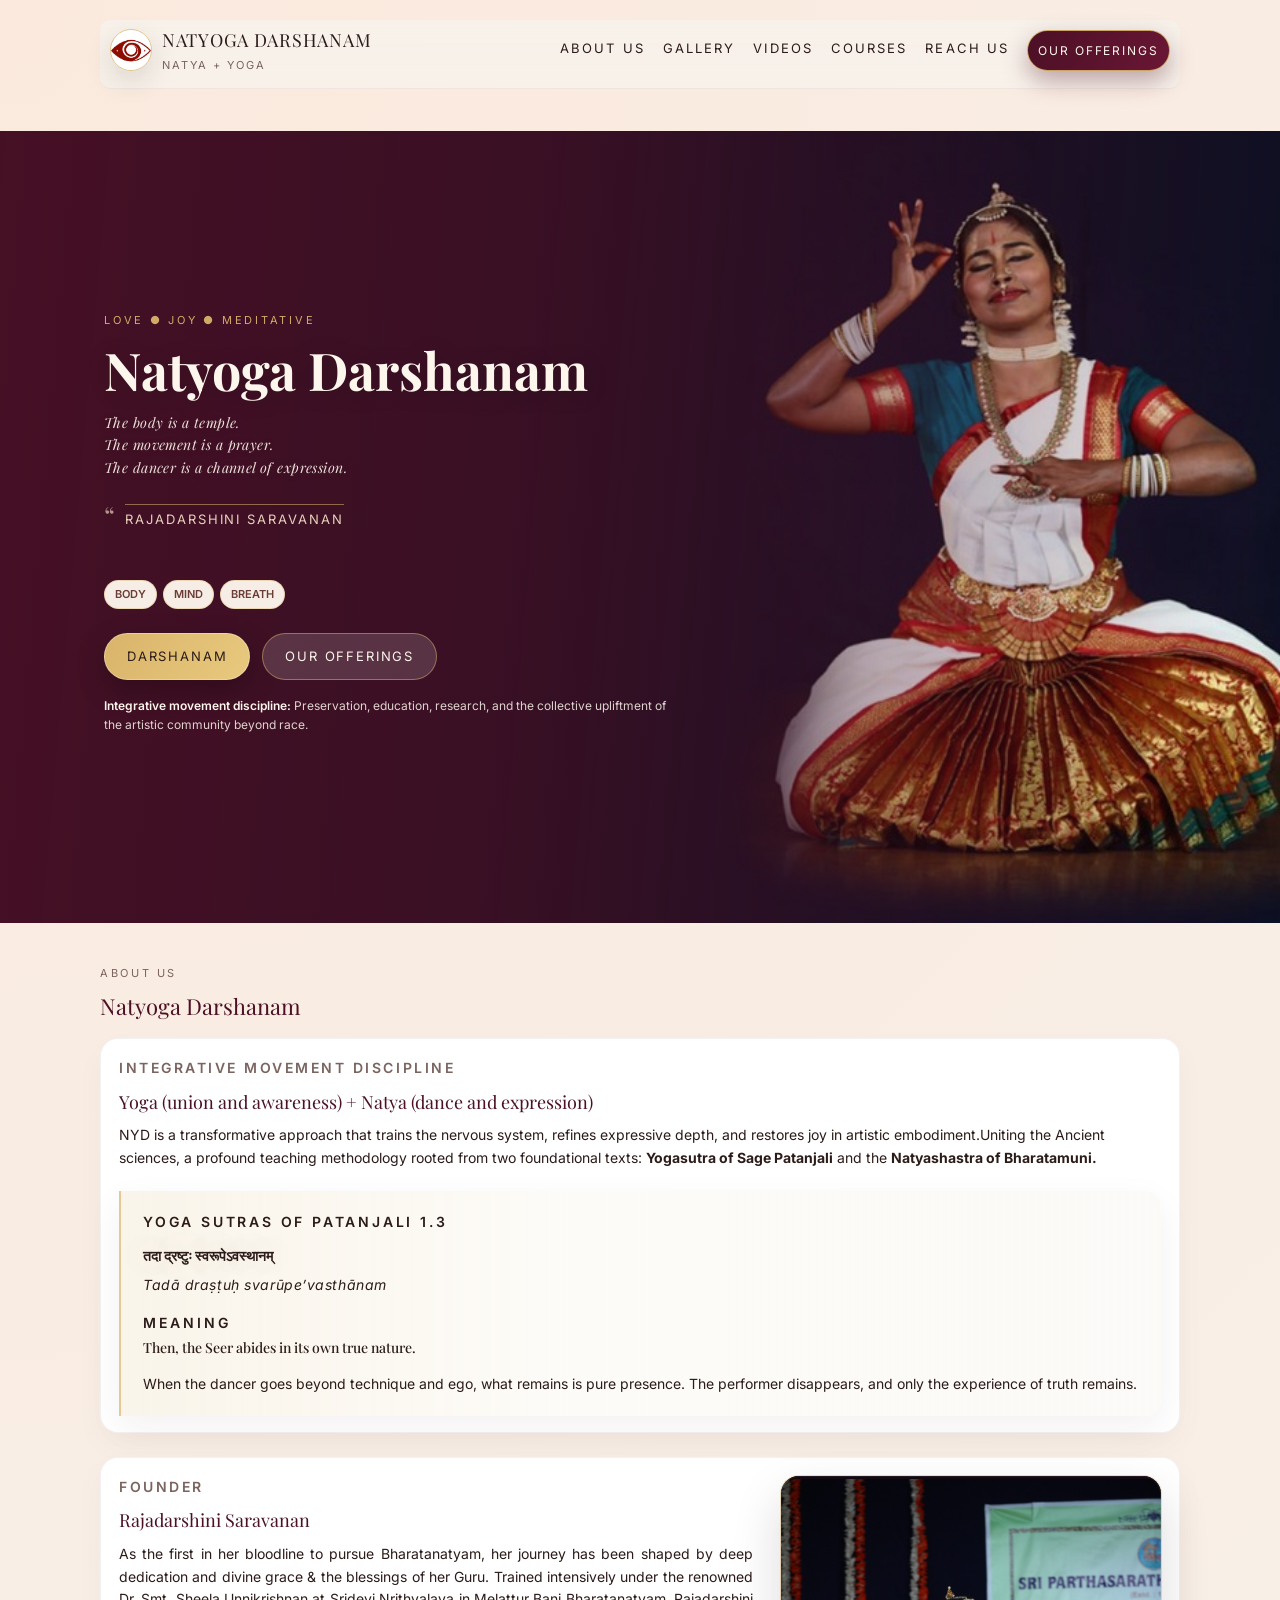
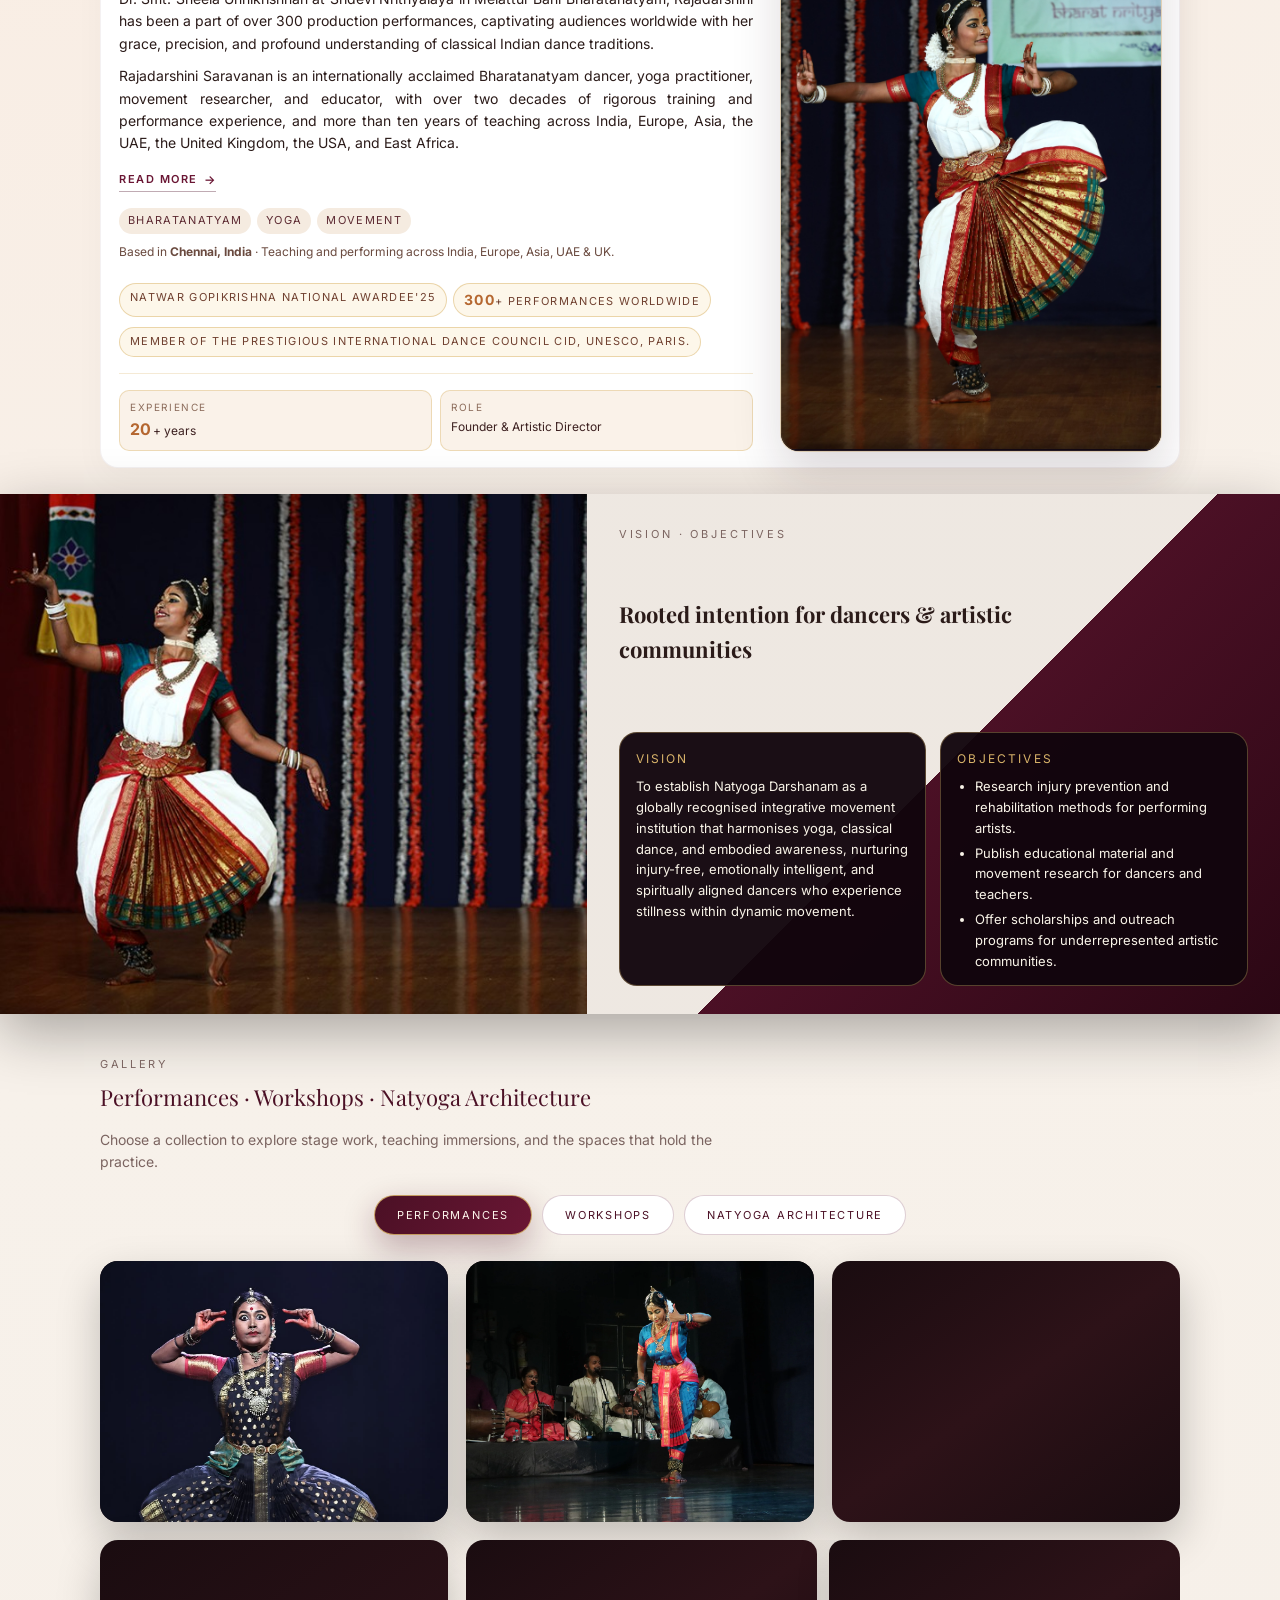
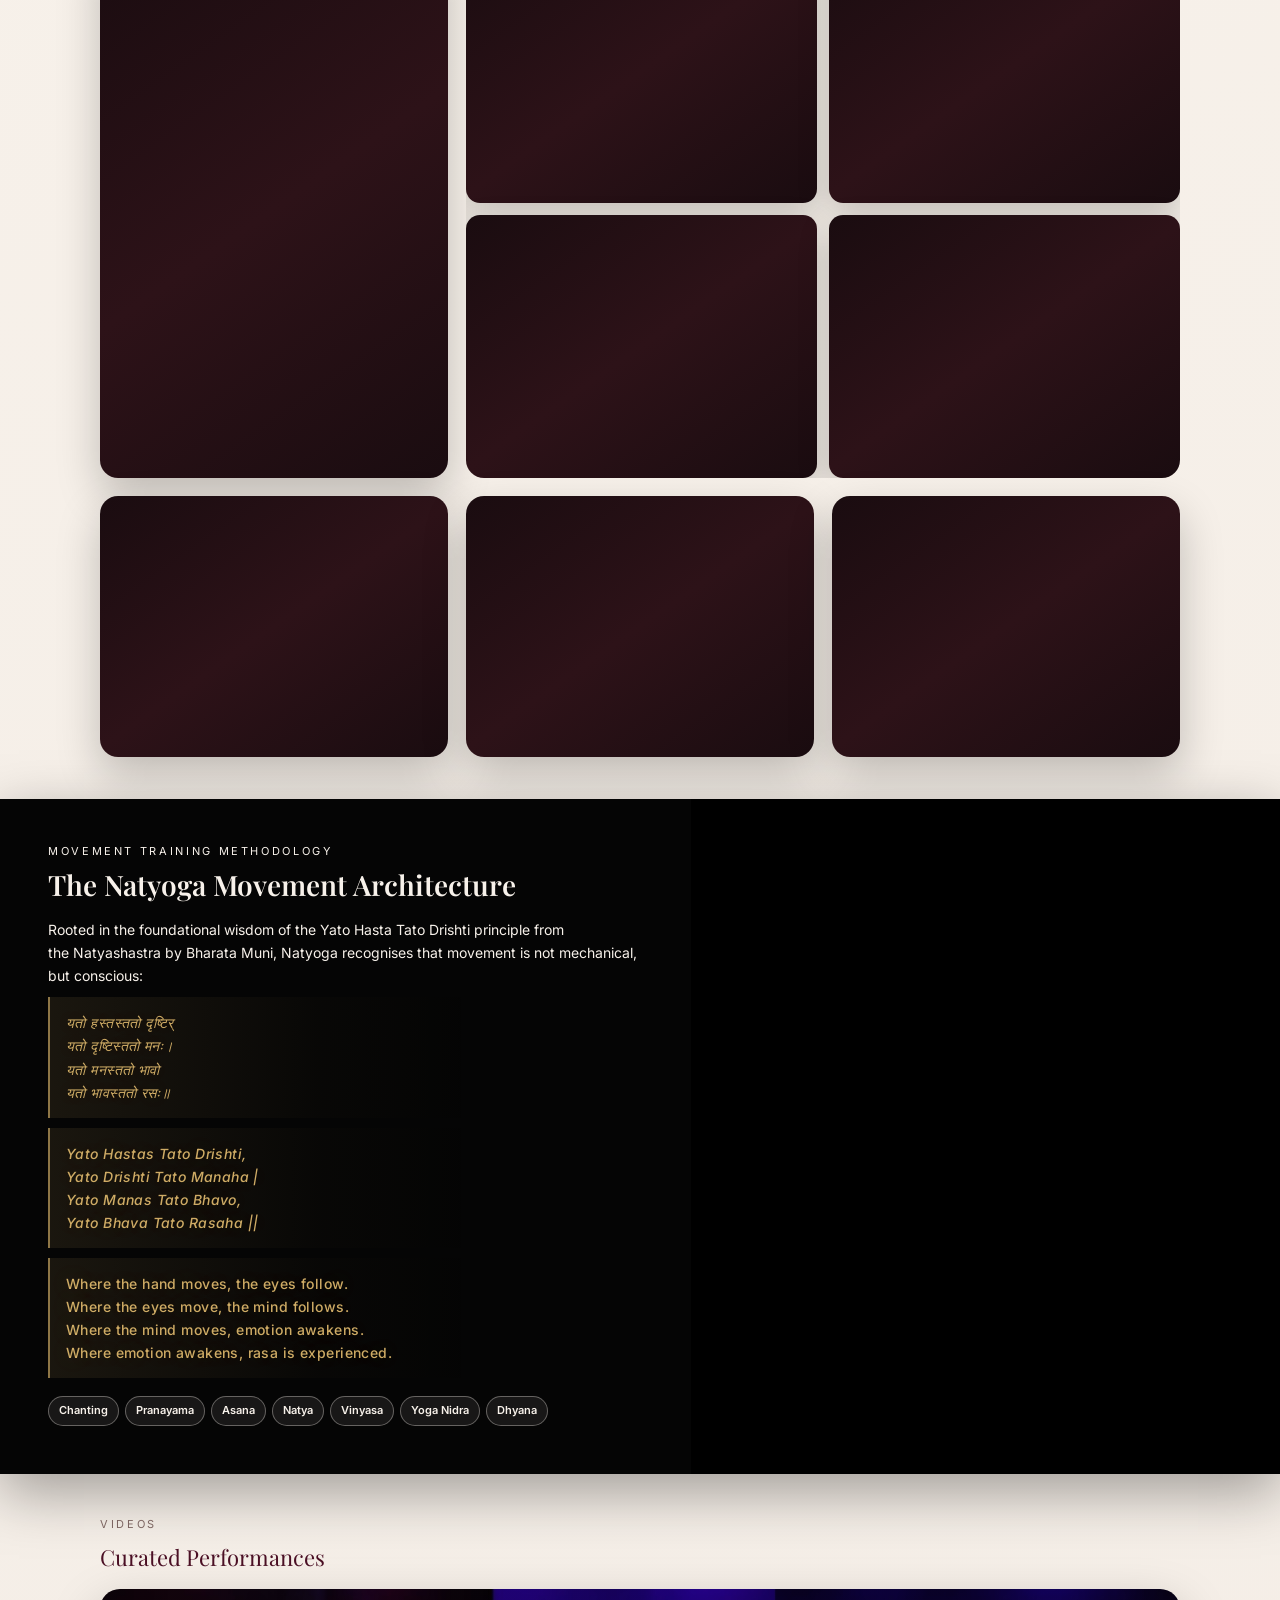
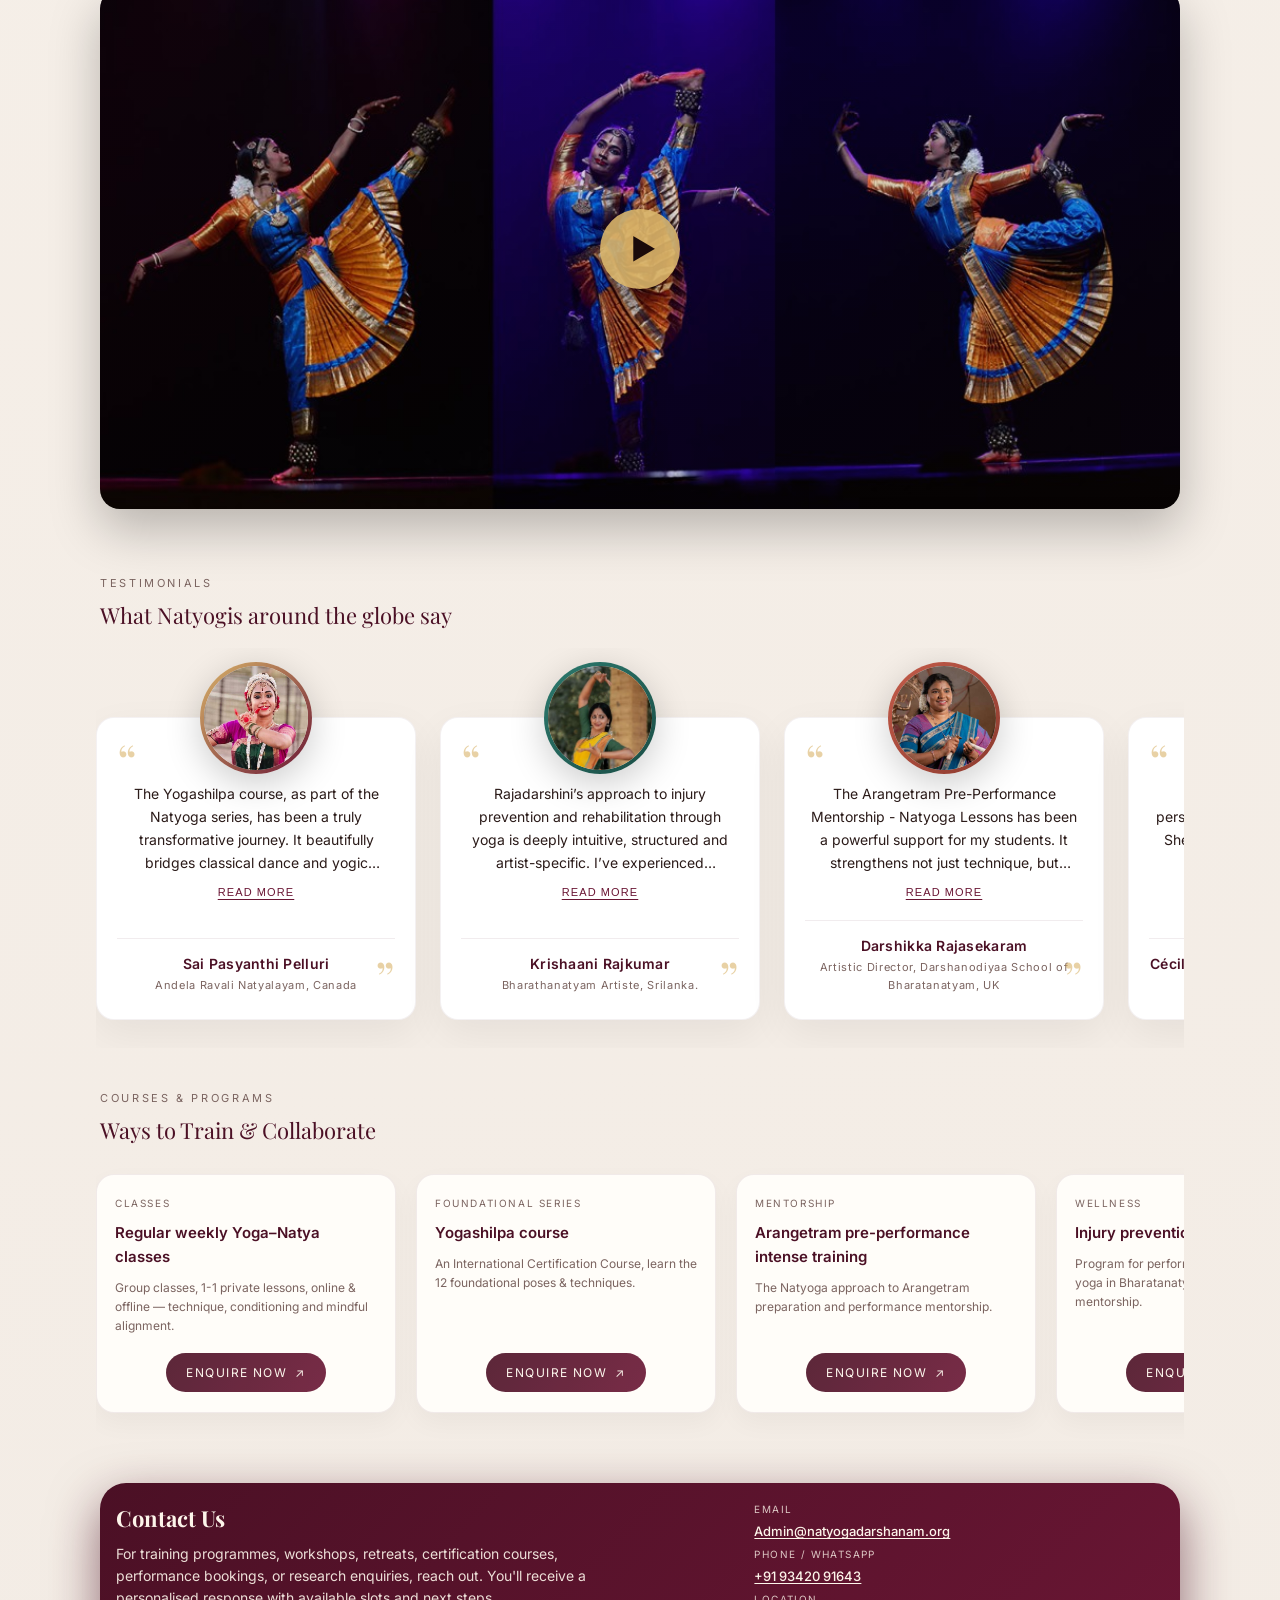
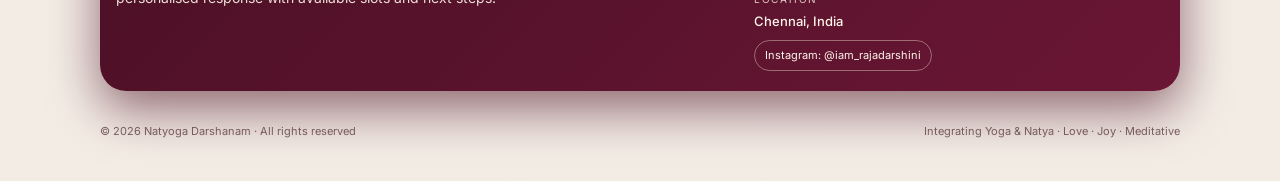
<file: index.html>
<!DOCTYPE html>
<html lang="en">

<head>
  <meta charset="UTF-8" />
  <title>Natyoga Darshanam | Rajadarshini Saravanan</title>
  <meta name="viewport" content="width=device-width, initial-scale=1" />
  <meta name="description"
    content="Natyoga Darshanam – Integrative movement discipline uniting Yoga and Natya. Founder Rajadarshini Saravanan. Vision, mission, training & contact." />
  <meta name="robots" content="index, follow, max-image-preview:large" />
  <link rel="canonical" href="https://natyogadarshanam.org/" />
  <meta property="og:type" content="website" />
  <meta property="og:title" content="Natyoga Darshanam | Rajadarshini Saravanan" />
  <meta property="og:description"
    content="Integrative movement discipline uniting Yoga and Natya. Vision, mission, training, courses and contact." />
  <meta property="og:url" content="https://natyogadarshanam.org/" />
  <!-- Preferred Search / social thumbnail (not logo — Google often ignores logos and picks a page photo instead) -->
  <meta property="og:image" content="https://natyogadarshanam.org/assets/Founder_profile.jpeg" />
  <meta property="og:image:secure_url" content="https://natyogadarshanam.org/assets/Founder_profile.jpeg" />
  <meta property="og:image:type" content="image/jpeg" />
  <meta property="og:image:width" content="1706" />
  <meta property="og:image:height" content="2560" />
  <meta property="og:image:alt" content="Rajadarshini Saravanan — Founder, Natyoga Darshanam" />
  <meta name="twitter:card" content="summary_large_image" />
  <meta name="twitter:title" content="Natyoga Darshanam | Rajadarshini Saravanan" />
  <meta name="twitter:description"
    content="Integrative movement discipline uniting Yoga and Natya. Vision, mission, training, courses and contact." />
  <meta name="twitter:image" content="https://natyogadarshanam.org/assets/Founder_profile.jpeg" />
  <meta name="twitter:image:alt" content="Rajadarshini Saravanan — Founder, Natyoga Darshanam" />
  <link rel="icon" href="assets/logo_white_final.png" type="image/png" />
  <link rel="preload" as="image" href="assets/hero-dancer.png" fetchpriority="high" />
  <link rel="preconnect" href="https://fonts.googleapis.com" />
  <link rel="preconnect" href="https://fonts.gstatic.com" crossorigin />
  <link rel="preload" as="style"
    href="https://fonts.googleapis.com/css2?family=Playfair+Display:wght@500;600&family=Inter:wght@300;400;500;600&display=swap" />
  <link
    href="https://fonts.googleapis.com/css2?family=Playfair+Display:wght@500;600&family=Inter:wght@300;400;500;600&display=swap"
    rel="stylesheet" media="print" onload="this.media='all'" />
  <noscript>
    <link
      href="https://fonts.googleapis.com/css2?family=Playfair+Display:wght@500;600&family=Inter:wght@300;400;500;600&display=swap"
      rel="stylesheet" />
  </noscript>
  <link rel="stylesheet" href="styles.css" />
  <script type="application/ld+json">
    {
      "@context": "https://schema.org",
      "@type": "Organization",
      "name": "Natyoga Darshanam",
      "url": "https://natyogadarshanam.org/",
      "logo": "https://natyogadarshanam.org/assets/logo1.jpeg",
      "image": "https://natyogadarshanam.org/assets/Founder_profile.jpeg"
    }
  </script>
  <script type="application/ld+json">
    {
      "@context": "https://schema.org",
      "@type": "WebSite",
      "name": "Natyoga Darshanam",
      "url": "https://natyogadarshanam.org/"
    }
  </script>
  <script type="application/ld+json">
    {
      "@context": "https://schema.org",
      "@type": "WebPage",
      "name": "Natyoga Darshanam | Rajadarshini Saravanan",
      "url": "https://natyogadarshanam.org/",
      "description": "Natyoga Darshanam – Integrative movement discipline uniting Yoga and Natya. Founder Rajadarshini Saravanan.",
      "primaryImageOfPage": {
        "@type": "ImageObject",
        "url": "https://natyogadarshanam.org/assets/Founder_profile.jpeg",
        "contentUrl": "https://natyogadarshanam.org/assets/Founder_profile.jpeg",
        "width": 1706,
        "height": 2560,
        "caption": "Rajadarshini Saravanan — Founder, Natyoga Darshanam"
      },
      "mainEntity": {
        "@type": "Person",
        "name": "Rajadarshini Saravanan",
        "image": "https://natyogadarshanam.org/assets/Founder_profile.jpeg",
        "url": "https://natyogadarshanam.org/about-us.html",
        "jobTitle": "Founder",
        "worksFor": {
          "@type": "Organization",
          "name": "Natyoga Darshanam"
        }
      }
    }
  </script>
</head>

<body>
  <div class="page">
    <!-- Nav -->
    <header class="nav">
      <div class="nav-inner">
        <div class="nav-left">
          <a href="#top" class="nav-logo" aria-label="Go to home">
            <img src="assets/logo_white_final.png" alt="Rajadarshini Saravanan" />
          </a>
          <div class="nav-title">
            <div class="nav-title-main">Natyoga Darshanam</div>
            <div class="nav-title-sub">Natya + Yoga</div>
          </div>
        </div>
        <div class="nav-links">
          <a href="#about">About Us</a>
          <a href="#gallery">Gallery</a>
          <a href="#videos">Videos</a>
          <a href="#offerings">Courses</a>
          <a href="#contact">Reach Us</a>
          <a href="#offerings" class="nav-cta">
            Our Offerings
          </a>
        </div>
      </div>
    </header>

    <!-- Hero – full-width hero image with animations -->
    <main>
      <div class="hero-wrap">
        <section class="hero" id="top">
          <div class="hero-bg hero-bg-dancer">
            <video class="hero-bg-video" autoplay muted loop playsinline preload="metadata"
              poster="assets/hero-dancer.png">
              <source src="assets/Website_hero_gif_speed_1.mp4" type="video/mp4" />
            </video>
            <img src="assets/hero-dancer.png" alt="Rajadarshini Saravanan – Bharatanatyam in Natyoga"
              fetchpriority="high" loading="eager" decoding="async" />
          </div>
          <div class="hero-content">
            <div class="hero-inner">
              <div class="eyebrow">
                Love ● Joy ● Meditative
              </div>
              <h1 class="hero-title">Natyoga Darshanam</h1>
              <p class="hero-tagline hero-tagline-poem">
                The body is a temple.<br />
                The movement is a prayer.<br />
                The dancer is a channel of expression.
              </p>
              <div class="hero-quote-meta">
                <span class="hero-quote-mark">“</span>
                <span class="hero-quote-author">Rajadarshini Saravanan</span>
              </div>
              <!-- <p class="hero-tagline hero-tagline-sub">
                An integrative movement discipline uniting the ancient sciences of Yoga and Natya — from two foundational texts: the Yogasutra of Sage Patanjali and the Natyashastra of Bharatamuni.
              </p> -->

              <div class="highlight-chips pill-row" style="margin-top: 50px;">
                <span class="chip pill">BODY</span>
                <span class="chip pill">MIND</span>
                <span class="chip pill">BREATH</span>
              </div>

              <div class="hero-cta-row">
                <a href="#about" class="btn-primary">
                  <!-- <span class="icon">●</span> -->
                  Darshanam
                </a>
                <a href="#offerings" class="btn-ghost">Our Offerings</a>
              </div>

              <p class="hero-subnote">
                <strong>Integrative movement discipline:</strong> Preservation, education, research, and the collective
                upliftment of the artistic community beyond race.
              </p>
            </div>
          </div>
        </section>
      </div>

      <!-- About Us – Vision, Mission, Objectives -->
      <section id="about" class="scroll-reveal">
        <div class="section-label">About Us</div>
        <div class="section-title">Natyoga Darshanam</div>

        <div class="card about-intro">
          <div class="card-title">Integrative movement discipline</div>
          <div class="card-heading">
            Yoga (union and awareness) + Natya (dance and expression)
          </div>
          <p>
            NYD is a transformative approach that trains the nervous system, refines expressive depth, and restores joy
            in artistic embodiment.​Uniting the Ancient sciences, a profound teaching methodology rooted from two
            foundational texts: ​
            <strong>Yogasutra of Sage Patanjali</strong> and the <strong>Natyashastra of Bharatamuni.</strong>
          </p>

          <aside class="about-intro-sutra" aria-label="Yoga Sutra 1.3">
            <p class="about-intro-sutra__ref">Yoga Sutras of Patanjali 1.3</p>
            <p class="about-intro-sutra__sanskrit" lang="sa">तदा द्रष्टुः स्वरूपेऽवस्थानम्</p>
            <p class="about-intro-sutra__iast">Tadā draṣṭuḥ svarūpe’vasthānam</p>
            <p class="about-intro-sutra__meaning-label">Meaning</p>
            <p class="about-intro-sutra__meaning">Then, the Seer abides in its own true nature.</p>
            <p class="about-intro-sutra__body">
              When the dancer goes beyond technique and ego, what remains is pure presence. The performer disappears,
              and only the experience of truth remains.
            </p>
          </aside>
        </div>

        <div class="card founder-card">
          <div class="founder-card-main">
            <div class="founder-card-body">
              <div class="founder-card-text">
                <div class="card-title">Founder</div>
                <div class="card-heading">Rajadarshini Saravanan</div>
                <p>
                  As the first in her bloodline to pursue Bharatanatyam, her journey has been shaped by
                  deep dedication and divine grace & the blessings of her Guru. Trained intensively under the
                  renowned Dr. Smt. Sheela Unnikrishnan at Sridevi Nrithyalaya in Melattur Bani Bharatanatyam, Rajadarshini has been a
                  part of over 300 production performances, captivating audiences worldwide with her
                  grace, precision, and profound understanding of classical Indian dance traditions.
                </p>
                <p>
                  Rajadarshini Saravanan is an internationally acclaimed Bharatanatyam dancer, yoga
                  practitioner, movement researcher, and educator, with over two decades of rigorous
                  training and performance experience, and more than ten years of teaching across India,
                  Europe, Asia, the UAE, the United Kingdom, the USA, and East Africa.
                </p>
                <a class="founder-read-more" href="about-us.html" target="_blank" rel="noopener noreferrer">Read more</a>
                <div class="founder-card-tags">
                  <span>Bharatanatyam</span>
                  <span>Yoga</span>
                  <span>Movement</span>
                </div>
                <div class="founder-card-meta">
                  Based in <strong>Chennai, India</strong> · Teaching and performing across India, Europe, Asia, UAE
                  &amp; UK.
                </div>
              </div>
              <div class="founder-card-side">
                <div class="founder-pill-row">
                  <span class="founder-pill">Natwar Gopikrishna National AWARDEE'25</span>
                  <span class="founder-pill">
                    <span class="founder-counter" data-target="300">300</span>+ performances worldwide
                  </span>
                </div>
                <div class="founder-pill-row">
                  <span class="founder-pill">Member of the Prestigious International Dance Council CID, UNESCO,
                    Paris.</span>
                </div>
                <div class="founder-mini-grid">
                  <div class="founder-mini">
                    <div class="founder-mini-label">Experience</div>
                    <div class="founder-mini-value">
                      <span class="founder-counter" data-target="20">20</span>+ years
                    </div>
                  </div>
                  <div class="founder-mini">
                    <div class="founder-mini-label">Role</div>
                    <div class="founder-mini-value">Founder & Artistic Director</div>
                  </div>
                </div>
              </div>
            </div>
            <figure class="founder-card-visual">
              <img src="assets/Founder_profile.jpeg" alt="Rajadarshini Saravanan — Bharatanatyam performance"
                loading="lazy" decoding="async" />
            </figure>
          </div>
        </div>

        <div class="mv-wrap">
          <div class="mv-banner">
            <div class="mv-banner-image"></div>
            <div class="mv-banner-content">
              <div class="mv-eyebrow">Vision · Objectives</div>
              <h2 class="mv-title">Rooted intention for dancers &amp; artistic communities</h2>
              <div class="mv-panels">
                <div class="mv-panel">
                  <div class="mv-panel-label">Vision</div>
                  <p>
                    To establish Natyoga Darshanam as a globally recognised integrative movement institution that
                    harmonises yoga, classical dance, and embodied awareness, nurturing injury-free, emotionally
                    intelligent, and spiritually aligned dancers who experience stillness within dynamic movement.
                  </p>
                </div>
                <div class="mv-panel">
                  <div class="mv-panel-label">Objectives</div>
                  <ul class="mv-list">
                    <li>Research injury prevention and rehabilitation methods for performing artists.</li>
                    <li>Publish educational material and movement research for dancers and teachers.</li>
                    <li>Offer scholarships and outreach programs for underrepresented artistic communities.</li>
                  </ul>
                </div>
              </div>
            </div>
          </div>
        </div>
      </section>

      <!-- Gallery – grouped collections -->
      <section id="gallery" class="scroll-reveal">
        <div class="section-label">Gallery</div>
        <div class="section-title">Performances · Workshops · Natyoga Architecture</div>
        <p class="gallery-lead">
          Choose a collection to explore stage work, teaching immersions, and the spaces that hold the practice.
        </p>

        <div class="gallery-wrapper" id="galleryRoot">
          <div class="gallery-tabs" role="tablist" aria-label="Gallery collections">
            <button type="button" class="gallery-tab is-active" role="tab" id="gallery-tab-performances"
              aria-selected="true" aria-controls="gallery-panel-performances" data-gallery-tab="performances">
              Performances
            </button>
            <button type="button" class="gallery-tab" role="tab" id="gallery-tab-workshops" aria-selected="false"
              aria-controls="gallery-panel-workshops" data-gallery-tab="workshops">
              Workshops
            </button>
            <button type="button" class="gallery-tab" role="tab" id="gallery-tab-architecture" aria-selected="false"
              aria-controls="gallery-panel-architecture" data-gallery-tab="architecture">
              Natyoga Architecture
            </button>
          </div>

          <div class="gallery-panels">
            <div class="gallery-panel is-active" id="gallery-panel-performances" role="tabpanel"
              aria-labelledby="gallery-tab-performances" aria-hidden="false" data-gallery-panel="performances">
              <div class="gallery-grid">
                <figure class="gallery-item">
                  <img class="gallery-img--focus-down" src="assets/Gallery/Performances/Performance_1.jpg"
                    alt="Performance" loading="lazy" decoding="async" />
                </figure>
                <figure class="gallery-item">
                  <img src="assets/Gallery/Performances/Performance_2.webp" alt="Natyoga performance" loading="lazy"
                    decoding="async" />
                </figure>
                <figure class="gallery-item">
                  <img src="assets/Gallery/Performances/Performance_3.webp" alt="Performance moment" loading="lazy"
                    decoding="async" />
                </figure>
                <figure class="gallery-item">
                  <img src="assets/Gallery/Performances/Performance_4.jpg" alt="Stage performance" loading="lazy"
                    decoding="async" />
                </figure>
                <figure class="gallery-item gallery-item--wide gallery-item--mosaic">
                  <div class="gallery-mosaic">
                    <figure class="gallery-item gallery-mosaic__tile">
                      <img src="assets/Gallery/Performances/Performance_5.webp"
                        alt="Bharatanatyam performance — expressive abhinaya pose" loading="lazy" decoding="async" />
                    </figure>
                    <figure class="gallery-item gallery-mosaic__tile">
                      <img class="gallery-img--focus-right" src="assets/Gallery/Performances/Performance_6.webp"
                        alt="Bharatanatyam performance — stage moment" loading="lazy" decoding="async" />
                    </figure>
                    <figure class="gallery-item gallery-mosaic__tile">
                      <img src="assets/Gallery/Performances/Performance_7.webp" alt="Bharatanatyam performance — mudras"
                        loading="lazy" decoding="async" />
                    </figure>
                    <figure class="gallery-item gallery-mosaic__tile">
                      <img src="assets/Gallery/Performances/Performance_8.webp"
                        alt="Bharatanatyam performance — full pose" loading="lazy" decoding="async" />
                    </figure>
                  </div>
                </figure>

                <figure class="gallery-item">
                  <img src="assets/Gallery/Performances/Performance_9.jpeg" alt="Natyoga performance" loading="lazy"
                    decoding="async" />
                </figure>
                <figure class="gallery-item">
                  <img src="assets/Gallery/Performances/Performance_10.jpeg" alt="Performance moment" loading="lazy"
                    decoding="async" />
                </figure>
                <figure class="gallery-item">
                  <img src="assets/Gallery/Performances/Performance_11.jpeg" alt="Stage performance" loading="lazy"
                    decoding="async" />
                </figure>

              </div>
            </div>

            <div class="gallery-panel" id="gallery-panel-workshops" role="tabpanel"
              aria-labelledby="gallery-tab-workshops" aria-hidden="true" data-gallery-panel="workshops">
              <div class="gallery-grid">
                <figure class="gallery-item">
                  <img
                    src="assets/Gallery/Workshops/International%20Seminar_Kodaikanal%20SHAPE%20Program%20for%20Women.jpg"
                    alt="International seminar — Kodaikanal SHAPE program for women" loading="lazy" decoding="async" />
                </figure>
                <figure class="gallery-item">
                  <img src="assets/Gallery/Workshops/Puppy%20Yoga-Scooby_s%20International%20Yoga%20Day.jpg"
                    alt="Puppy yoga — International Yoga Day" loading="lazy" decoding="async" />
                </figure>
                <figure class="gallery-item">
                  <img src="assets/Gallery/Workshops/V2%20Health%20Studio-Wellness%20and%20Breathwork.jpg"
                    alt="V2 Health Studio — wellness and breathwork" loading="lazy" decoding="async" />
                </figure>
                <figure class="gallery-item">
                  <img src="assets/Gallery/Workshops/Yoga%20for%20Dancers%2C%20Lila%20Arts%20Centre.jpg"
                    alt="Yoga for dancers — Lila Arts Centre" loading="lazy" decoding="async" />
                </figure>
                <figure class="gallery-item">
                  <img
                    src="assets/Gallery/Workshops/Yoga%20for%20Stress%20Management%20-%20Nallas%20Corporate%20Wellness%2C%20Coimbatore.jpg"
                    alt="Yoga for stress management — corporate wellness, Coimbatore" loading="lazy" decoding="async" />
                </figure>
                <figure class="gallery-item">
                  <img src="assets/Gallery/Workshops/Youth%20Seminar_Babuji%20Memorial%20Ashram%2C%20Chennai.jpg"
                    alt="Youth seminar — Babuji Memorial Ashram, Chennai" loading="lazy" decoding="async" />
                </figure>
              </div>
            </div>

            <div class="gallery-panel" id="gallery-panel-architecture" role="tabpanel"
              aria-labelledby="gallery-tab-architecture" aria-hidden="true" data-gallery-panel="architecture">
              <div class="gallery-grid">
                <figure class="gallery-item">
                  <img src="assets/Gallery/Natyoga%20Architecture/NA_1.jpg" alt="Natyoga architecture"
                    loading="lazy" decoding="async" />
                </figure>
                <figure class="gallery-item">
                  <img src="assets/Gallery/Natyoga%20Architecture/NA_2.jpg" alt="Practice space" loading="lazy"
                    decoding="async" />
                </figure>
                <figure class="gallery-item">
                  <img src="assets/Gallery/Natyoga%20Architecture/NA_3.jpg" alt="Movement space" loading="lazy"
                    decoding="async" />
                </figure>
                <figure class="gallery-item">
                  <img src="assets/Gallery/Natyoga%20Architecture/NA_4.jpg" alt="Studio architecture" loading="lazy"
                    decoding="async" />
                </figure>
                <figure class="gallery-item">
                  <img src="assets/Gallery/Natyoga%20Architecture/NA_5.jpg" alt="Natyoga space" loading="lazy"
                    decoding="async" />
                </figure>
                <figure class="gallery-item">
                  <img src="assets/Gallery/Natyoga%20Architecture/NA_6.jpg" alt="Architectural detail"
                    loading="lazy" decoding="async" />
                </figure>
              </div>
            </div>
          </div>
        </div>
      </section>

      <!-- Method / Practice -->
      <section id="method" class="scroll-reveal">
        <div class="method-wrap">
          <div class="method-banner">
            <div class="method-banner__text">
              <header class="method-banner__heading">
                <p class="method-banner__eyebrow">Movement Training Methodology</p>
                <h2 class="method-banner__headline">The Natyoga Movement Architecture</h2>
              </header>
              <p>
                Rooted in the foundational wisdom of the Yato Hasta Tato Drishti principle from the Natyashastra by
                Bharata Muni, Natyoga recognises that movement is not mechanical, but conscious:​
              </p>

              <section class="min-padding method-banner__quote method-banner__verse">
                <p>यतो हस्तस्ततो दृष्टिर् </p>
                <p>यतो दृष्टिस्ततो मनः। </p>
                <p>यतो मनस्ततो भावो </p>
                <p>यतो भावस्ततो रसः॥ </p>
              </section>

              <section class="min-padding method-banner__quote method-banner__verse">
                <p>Yato Hastas Tato Drishti, </p>
                <p>Yato Drishti Tato Manaha | </p>
                <p>Yato Manas Tato Bhavo, </p>
                <p>Yato Bhava Tato Rasaha ||</p>
              </section>

              <section class="min-padding method-banner__quote">
                <p>Where the hand moves, the eyes follow.​<br />
                  Where the eyes move, the mind follows.​<br />
                  Where the mind moves, emotion awakens.​<br />
                  Where emotion awakens, rasa is experienced.​</p>
              </section>

              <div class="pill-row method-banner__pills">
                <span class="pill">Chanting</span>
                <span class="pill">Pranayama</span>
                <span class="pill">Asana</span>
                <span class="pill">Natya</span>
                <span class="pill">Vinyasa</span>
                <span class="pill">Yoga Nidra</span>
                <span class="pill">Dhyana</span>
              </div>
            </div>

            <div class="method-banner__visual">
              <img src="assets/Website_2.webp" alt="Bharatanatyam artist in performance — embodying conscious movement"
                loading="lazy" decoding="async" />
            </div>
          </div>
        </div>
      </section>

      <!-- Videos – backdrop + play button to YouTube playlist -->
      <section id="videos" class="scroll-reveal">
        <div class="section-label">Videos</div>
        <div class="section-title">Curated Performances</div>
        <a class="videos-backdrop" href="https://youtube.com/playlist?list=PLENscC7haOfhuApcf1CWit1GX_Xono1iQ"
          target="_blank" rel="noreferrer" aria-label="Watch curated performances on YouTube"
          style="background-image: url('assets/playlist-backdrop.png');">
          <span class="videos-play-btn" aria-hidden="true">▶</span>
        </a>
      </section>

      <!-- Testimonials -->
      <section id="testimonials" class="scroll-reveal">
        <div class="section-label">Testimonials</div>
        <div class="section-title">What Natyogis around the globe say</div>

        <div class="testimonials-scroll">
          <div class="testimonials-grid">
            <!-- 1. Pasyanthi – Canada -->
            <div class="testimonial-card">
              <div class="testimonial-avatar" aria-hidden="true">
                <img src="assets/Testimonial44.jpeg" alt="" loading="lazy" />
              </div>
              <div class="testimonial-quote-wrap">
                <p class="testimonial-quote">
                  The Yogashilpa course, as part of the Natyoga series, has been a truly transformative journey. It
                  beautifully bridges classical dance and yogic awareness, deepening both body alignment and inner
                  stillness. Each session refined my technique while strengthening my breath and stage presence. The
                  clarity, structure, and spiritual depth of the teaching are exceptional. Grateful for this enriching
                  and grounding experience.
                </p>
                <button type="button" class="testimonial-read-more" aria-expanded="false">Read more</button>
              </div>
              <div class="testimonial-attribution">
                <div class="testimonial-name">Sai Pasyanthi Pelluri</div>
                <div class="testimonial-role">Andela Ravali Natyalayam, Canada</div>
              </div>
            </div>

            <!-- 2. Krisha – Srilanka -->
            <div class="testimonial-card">
              <div class="testimonial-avatar" aria-hidden="true">
                <img src="assets/Testimonial22.jpeg" alt="" loading="lazy" />
              </div>
              <div class="testimonial-quote-wrap">
                <p class="testimonial-quote">
                  Rajadarshini’s approach to injury prevention and rehabilitation through yoga is deeply intuitive,
                  structured and artist-specific. I’ve experienced improved strength, body awareness, and safer movement
                  patterns in a short time. It doesn’t just focus on recovery, but on long-term resilience.
                </p>
                <button type="button" class="testimonial-read-more" aria-expanded="false">Read more</button>
              </div>
              <div class="testimonial-attribution">
                <div class="testimonial-name">Krishaani Rajkumar</div>
                <div class="testimonial-role">Bharathanatyam Artiste, Srilanka.</div>
              </div>
            </div>

            <!-- 3. Darshika – UK -->
            <div class="testimonial-card">
              <div class="testimonial-avatar" aria-hidden="true">
                <img src="assets/Testimonial11.jpeg" alt="" loading="lazy" />
              </div>
              <div class="testimonial-quote-wrap">
                <p class="testimonial-quote">
                  The Arangetram Pre-Performance Mentorship - Natyoga Lessons has been a powerful support for my students. It strengthens not just technique, but mental focus and stage confidence. I’ve seen remarkable improvement in their presence and emotional depth before performance. The guidance is structured, practical, and rooted in authentic values. A truly valuable mentorship for every serious Arangetram aspirant.
                </p>
                <button type="button" class="testimonial-read-more" aria-expanded="false">Read more</button>
              </div>
              <div class="testimonial-attribution">
                <div class="testimonial-name">Darshikka Rajasekaram</div>
                <div class="testimonial-role">Artistic Director, Darshanodiyaa School of Bharatanatyam, UK</div>
              </div>
            </div>

            <!-- 4. AATMA – Paris -->
            <div class="testimonial-card">
              <div class="testimonial-avatar" aria-hidden="true">
                <img src="assets/Testimonial33.jpeg" alt="" loading="lazy" />
              </div>
              <div class="testimonial-quote-wrap">
                <p class="testimonial-quote">
                  She brings a kind and reflective perspective with a sharp esthetic sense. She has a gift for seeing
                  potential and helps us exceed our own limits, consistently producing top tier work under tight
                  deadlines. A complete body mind and breathing workout. We are happy to learn from her
                </p>
                <button type="button" class="testimonial-read-more" aria-expanded="false">Read more</button>
              </div>
              <div class="testimonial-attribution">
                <div class="testimonial-name">Cécilia Pedepeyrau & Jeanine Soussay</div>
                <div class="testimonial-role">AATMA, Sod Paris, France</div>
              </div>
            </div>

            <!-- 5. Manju – Tanzania -->
            <div class="testimonial-card">
              <div class="testimonial-avatar" aria-hidden="true">
                <img src="assets/Testimonial55.jpeg" alt="" loading="lazy" />
              </div>
              <div class="testimonial-quote-wrap">
                <p class="testimonial-quote">
                  I feel fortunate to have a teacher who has guided me in both dance and yoga. She understands my
                  strengths and weaknesses, encourages me constantly, and never judges when I falter. In fact, she cares
                  enough to get upset when I skip classes with my endless excuses — which says a lot about her
                  commitment to her students. I truly admire how she has evolved so beautifully from being a dancer and
                  architect into a yoga teacher who looks at growth in such a holistic way. Learning from her has been a
                  blessing. 🙏✨
                </p>
                <button type="button" class="testimonial-read-more" aria-expanded="false">Read more</button>
              </div>
              <div class="testimonial-attribution">
                <div class="testimonial-name">Manju Sreekumar</div>
                <div class="testimonial-role">Tanzania</div>
              </div>
            </div>

            <!-- 6. Priya – UK -->
            <div class="testimonial-card">
              <div class="testimonial-avatar" aria-hidden="true">
                <img src="assets/Testimonial66.jpeg" alt="" loading="lazy" />
              </div>
              <div class="testimonial-quote-wrap">
                <p class="testimonial-quote">
                  The regular weekly Yoga sessions have been a transformative addition to my journey as an Indian
                  classical dance teacher and performing artist.
                  Through your structured and disciplined approach, I experienced remarkable improvement in alignment,
                  breath control and core stability.
                  Integrating these principles into my dance training has elevated both techniques and endurance in my
                  students.
                  The practice beautifully bridges traditional movement with modern body awareness.
                  Beyond physical benefits, it has helped me with mental clarity.
                  I strongly recommend this Yoga program to performing artists worldwide seeking holistic excellence.
                </p>
                <button type="button" class="testimonial-read-more" aria-expanded="false">Read more</button>
              </div>
              <div class="testimonial-attribution">
                <div class="testimonial-name">Priya Sundar</div>
                <div class="testimonial-role">Dance Teacher, UK</div>
              </div>
            </div>
          </div>
        </div>
      </section>

      <!-- Offerings – horizontal scroll, pricing-style cards with Enroll now -->
      <section id="offerings" class="scroll-reveal">
        <div class="section-label">Courses &amp; Programs</div>
        <div class="section-title">Ways to Train &amp; Collaborate</div>

        <div class="offerings-scroll">
          <div class="offerings-cards">
            <div class="offering-card">
              <div class="offering-tag">Classes</div>
              <div class="offering-title">Regular weekly Yoga–Natya classes</div>
              <div class="offering-body">
                Group classes, 1-1 private lessons, online &amp; offline — technique, conditioning and mindful
                alignment.
              </div>
              <div class="offering-cta">
                <a class="offering-cta-btn" href="https://forms.gle/578icFye5dTvHwgr7" target="_blank"
                  rel="noreferrer">Enquire now</a>

              </div>
            </div>

            <div class="offering-card">
              <div class="offering-tag">Foundational series</div>
              <div class="offering-title">Yogashilpa course</div>
              <div class="offering-body">
                An International Certification Course, learn the 12 foundational poses & techniques.
              </div>
              <div class="offering-cta">
                <a class="offering-cta-btn" href="https://forms.gle/kiPViMbWSB9PAhTV9" target="_blank"
                  rel="noreferrer">Enquire now</a>
              </div>
            </div>

            <div class="offering-card">
              <div class="offering-tag">Mentorship</div>
              <div class="offering-title">Arangetram pre-performance intense training</div>
              <div class="offering-body">
                The Natyoga approach to Arangetram preparation and performance mentorship.
              </div>
              <div class="offering-cta">
                <a class="offering-cta-btn" href="https://forms.gle/578icFye5dTvHwgr7" target="_blank"
                  rel="noreferrer">Enquire now</a>

              </div>
            </div>
            <div class="offering-card">
              <div class="offering-tag">Wellness</div>
              <div class="offering-title">Injury prevention &amp; rehabilitation</div>
              <div class="offering-body">
                Program for performing artists — applied yoga in Bharatanatyam, performance mentorship.
              </div>
              <div class="offering-cta">
                <a class="offering-cta-btn" href="https://forms.gle/578icFye5dTvHwgr7" target="_blank"
                  rel="noreferrer">Enquire now</a>

              </div>
            </div>
            <div class="offering-card">
              <div class="offering-tag">Advanced</div>
              <div class="offering-title">Advanced Yoga for Dance Teachers</div>
              <div class="offering-body">
                Advanced exploration series for teachers and serious practitioners.
              </div>
              <div class="offering-cta">
                <a class="offering-cta-btn" href="https://forms.gle/578icFye5dTvHwgr7" target="_blank"
                  rel="noreferrer">Enquire now</a>
              </div>
            </div>
            <div class="offering-card">
              <div class="offering-tag">Outreach</div>
              <div class="offering-title">Village Outreach Program</div>
              <div class="offering-body">
                A not-for-profit vision where art is open for all beyond identity.
              </div>
              <div class="offering-cta">
                <a class="offering-cta-btn" href="https://forms.gle/578icFye5dTvHwgr7" target="_blank"
                  rel="noreferrer">Enquire now</a>
              </div>
            </div>
          </div>
        </div>
      </section>

      <!-- Contact / CTA -->
      <section id="contact" class="scroll-reveal">
        <div class="contact">
          <div>
            <h2>Contact Us</h2>
            <p>
              For training programmes, workshops, retreats, certification courses, performance bookings, or research
              enquiries, reach out. You'll receive a personalised response with available slots and next steps.
            </p>
          </div>
          <div class="contact-info">
            <div>
              <div class="contact-label">Email</div>
              <div class="contact-value">
                <a href="mailto:Admin@natyogadarshanam.org">
                  Admin@natyogadarshanam.org
                </a>
              </div>
            </div>
            <div>
              <div class="contact-label">Phone / WhatsApp</div>
              <div class="contact-value">
                <a href="tel:+919342091643">+91 93420 91643</a>
              </div>
            </div>
            <div>
              <div class="contact-label">Location</div>
              <div class="contact-value">Chennai, India</div>
            </div>

            <div class="social-row">
              <a class="social-pill" href="https://www.instagram.com/iam_rajadarshini" target="_blank" rel="noreferrer">
                Instagram: @iam_rajadarshini
              </a>
            </div>
          </div>
        </div>
      </section>

      <footer>
        <span>© <span id="year"></span> Natyoga Darshanam · All rights reserved</span>
        <span>Integrating Yoga &amp; Natya · Love · Joy · Meditative</span>
      </footer>
    </main>
  </div>

  <div id="galleryLightbox" class="gallery-lightbox" role="dialog" aria-modal="true" aria-label="Enlarged gallery image"
    hidden>
    <div class="gallery-lightbox__backdrop" data-lightbox-close tabindex="-1"></div>
    <button type="button" class="gallery-lightbox__close" aria-label="Close image preview">
      <span aria-hidden="true">&times;</span>
    </button>
    <figure class="gallery-lightbox__frame">
      <img class="gallery-lightbox__img"
        src="[data-uri]" alt="" decoding="async" />
    </figure>
  </div>

  <script>
    document.getElementById("year").textContent = new Date().getFullYear();

    // Gallery – tabbed collections (Performances / Workshops / Natyoga Architecture)
    (function () {
      var root = document.getElementById("galleryRoot");
      if (!root) return;
      var tablist = root.querySelector(".gallery-tabs");
      var tabs = [].slice.call(root.querySelectorAll(".gallery-tab[data-gallery-tab]"));
      var panels = [].slice.call(root.querySelectorAll(".gallery-panel[data-gallery-panel]"));
      if (!tabs.length || !panels.length) return;

      function activate(id) {
        tabs.forEach(function (tab) {
          var on = tab.getAttribute("data-gallery-tab") === id;
          tab.classList.toggle("is-active", on);
          tab.setAttribute("aria-selected", on ? "true" : "false");
          tab.tabIndex = on ? 0 : -1;
        });
        panels.forEach(function (panel) {
          var on = panel.getAttribute("data-gallery-panel") === id;
          panel.classList.toggle("is-active", on);
          panel.setAttribute("aria-hidden", on ? "false" : "true");
        });
      }

      tabs.forEach(function (tab) {
        tab.addEventListener("click", function () {
          activate(tab.getAttribute("data-gallery-tab"));
        });
      });

      tabs.forEach(function (t) {
        t.tabIndex = t.classList.contains("is-active") ? 0 : -1;
      });

      if (tablist) {
        tablist.addEventListener("keydown", function (e) {
          var i = tabs.indexOf(document.activeElement);
          if (i < 0) return;
          var next = i;
          if (e.key === "ArrowRight" || e.key === "ArrowDown") {
            next = (i + 1) % tabs.length;
          } else if (e.key === "ArrowLeft" || e.key === "ArrowUp") {
            next = (i - 1 + tabs.length) % tabs.length;
          } else if (e.key === "Home") {
            next = 0;
          } else if (e.key === "End") {
            next = tabs.length - 1;
          } else {
            return;
          }
          e.preventDefault();
          tabs[next].focus();
          activate(tabs[next].getAttribute("data-gallery-tab"));
        });
      }
    })();

    // Gallery images – reveal when each photo finishes loading (blur → sharp + shimmer off)
    (function () {
      var root = document.getElementById("galleryRoot");
      if (!root) return;
      function markLoaded(img) {
        var fig = img.closest(".gallery-item");
        if (fig) fig.classList.add("is-img-loaded");
      }
      root.querySelectorAll(".gallery-item img").forEach(function (img) {
        if (img.complete && img.naturalWidth > 0) {
          markLoaded(img);
        } else {
          img.addEventListener(
            "load",
            function onImgLoad() {
              img.removeEventListener("load", onImgLoad);
              markLoaded(img);
            },
            { once: true }
          );
          img.addEventListener(
            "error",
            function onImgErr() {
              img.removeEventListener("error", onImgErr);
              markLoaded(img);
            },
            { once: true }
          );
        }
      });
    })();

    // Gallery lightbox – click image for full-size preview, close with × / backdrop / Escape
    (function () {
      var root = document.getElementById("galleryRoot");
      var lb = document.getElementById("galleryLightbox");
      if (!root || !lb) return;
      var lbImg = lb.querySelector(".gallery-lightbox__img");
      var closeBtn = lb.querySelector(".gallery-lightbox__close");
      var backdrop = lb.querySelector("[data-lightbox-close]");
      if (!lbImg || !closeBtn || !backdrop) return;

      var prevFocus = null;

      function openLightbox(src, alt) {
        if (!src) return;
        prevFocus = document.activeElement;
        lbImg.src = src;
        lbImg.alt = alt || "";
        lb.removeAttribute("hidden");
        lb.classList.add("is-open");
        document.body.classList.add("gallery-lightbox-open");
        closeBtn.focus();
      }

      var placeholderSrc =
        "[data-uri]";

      function closeLightbox() {
        if (!lb.classList.contains("is-open")) return;
        lb.classList.remove("is-open");
        lb.setAttribute("hidden", "");
        lbImg.src = placeholderSrc;
        lbImg.alt = "";
        document.body.classList.remove("gallery-lightbox-open");
        if (prevFocus && typeof prevFocus.focus === "function") {
          prevFocus.focus();
        }
      }

      root.addEventListener("click", function (e) {
        var img = e.target.closest(".gallery-panel .gallery-item img");
        if (!img) return;
        e.preventDefault();
        var fullSrc = img.currentSrc || img.getAttribute("src");
        openLightbox(fullSrc, img.getAttribute("alt") || "");
      });

      closeBtn.addEventListener("click", closeLightbox);
      backdrop.addEventListener("click", closeLightbox);
      lb.addEventListener("click", function (e) {
        if (e.target === lb) closeLightbox();
      });

      document.addEventListener("keydown", function (e) {
        if (e.key !== "Escape") return;
        if (!lb.classList.contains("is-open")) return;
        e.preventDefault();
        closeLightbox();
      });
    })();

    // Gallery overlapping carousel – auto-scroll + dots (loops back to start)
    (function () {
      const track = document.getElementById("galleryCarouselTrack");
      const dotsEl = document.getElementById("galleryCarouselDots");
      if (!track || !dotsEl) return;
      const items = track.querySelectorAll(".gallery-carousel-item");
      const total = items.length;
      const stepPx = window.innerWidth <= 640 ? 220 : 260; // 280-60 mobile, 340-80 desktop
      let current = 0;

      for (let i = 0; i < total; i++) {
        const dot = document.createElement("button");
        dot.type = "button";
        dot.className = "gallery-carousel-dot" + (i === 0 ? " active" : "");
        dot.setAttribute("aria-label", "Go to slide " + (i + 1));
        dot.addEventListener("click", () => goTo(i));
        dotsEl.appendChild(dot);
      }
      const dots = dotsEl.querySelectorAll(".gallery-carousel-dot");

      function goTo(index) {
        if (index < 0) index = total - 1;
        if (index >= total) index = 0;
        current = index;
        track.style.transform = "translateX(-" + current * stepPx + "px)";
        dots.forEach((d, i) => d.classList.toggle("active", i === current));
      }
      goTo(0);

      setInterval(function () {
        goTo(current + 1);
      }, 4500);
    })();

    // Vision / Mission / Objectives – side menu switch
    document.querySelectorAll(".vm-sidebar-btn").forEach((btn) => {
      btn.addEventListener("click", () => {
        const id = btn.getAttribute("data-vm");
        if (!id) return;
        document.querySelectorAll(".vm-sidebar-btn").forEach((b) => b.classList.remove("active"));
        document.querySelectorAll(".vm-panel").forEach((p) => p.classList.remove("active"));
        btn.classList.add("active");
        const panel = document.getElementById("vm-" + id);
        if (panel) panel.classList.add("active");
      });
    });

    // Testimonial Read more / Show less
    document.querySelectorAll(".testimonial-read-more").forEach((btn) => {
      btn.addEventListener("click", () => {
        const card = btn.closest(".testimonial-card");
        const isExpanded = card.classList.toggle("is-expanded");
        btn.setAttribute("aria-expanded", isExpanded);
        btn.textContent = isExpanded ? "Show less" : "Read more";
      });
    });

    // Scroll reveal: fade + slide in when section enters viewport
    (function () {
      var els = document.querySelectorAll(".scroll-reveal");
      if (!els.length || !("IntersectionObserver" in window)) {
        els.forEach(function (el) { el.classList.add("is-visible"); });
        return;
      }
      var observer = new IntersectionObserver(
        function (entries) {
          entries.forEach(function (entry) {
            if (entry.isIntersecting) {
              entry.target.classList.add("is-visible");
            }
          });
        },
        { rootMargin: "0px 0px -60px 0px", threshold: 0.05 }
      );
      els.forEach(function (el) { observer.observe(el); });
    })();

    // Method section: replay hero image slide each time the section enters the viewport
    (function () {
      var method = document.getElementById("method");
      if (!method) return;
      if (!("IntersectionObserver" in window)) {
        method.classList.add("method-banner-visual-in");
        return;
      }
      var io = new IntersectionObserver(
        function (entries) {
          entries.forEach(function (entry) {
            if (entry.isIntersecting) {
              method.classList.remove("method-banner-visual-in");
              window.requestAnimationFrame(function () {
                window.requestAnimationFrame(function () {
                  method.classList.add("method-banner-visual-in");
                });
              });
            } else {
              method.classList.remove("method-banner-visual-in");
            }
          });
        },
        { rootMargin: "0px 0px -60px 0px", threshold: 0.06 }
      );
      io.observe(method);
    })();

    // Nav anchor scroll: always scroll to target (even if hash is already the same)
    (function () {
      var navLinks = document.querySelectorAll('.nav-links a[href^="#"], .nav-logo[href^="#"]');
      navLinks.forEach(function (link) {
        link.addEventListener("click", function (e) {
          var targetId = link.getAttribute("href");
          if (!targetId) return;
          var targetEl = document.querySelector(targetId);
          if (!targetEl) return;
          e.preventDefault();
          targetEl.scrollIntoView({ behavior: "smooth", block: "start" });
          if (window.history && window.history.replaceState) {
            window.history.replaceState(null, "", targetId);
          }
        });
      });
    })();

    // Founder counters – animate numbers when About section enters view
    (function () {
      var counters = document.querySelectorAll(".founder-counter");
      if (!counters.length) return;

      function animateCounter(el) {
        var target = parseInt(el.getAttribute("data-target"), 10);
        if (!target || el.dataset.animated === "true") return;
        el.dataset.animated = "true";
        var duration = 1600;
        var start = 0;
        var startTime = null;

        function step(timestamp) {
          if (!startTime) startTime = timestamp;
          var progress = Math.min((timestamp - startTime) / duration, 1);
          var value = Math.floor(progress * target);
          el.textContent = value;
          if (progress < 1) {
            window.requestAnimationFrame(step);
          } else {
            el.textContent = target;
          }
        }
        window.requestAnimationFrame(step);
      }

      if ("IntersectionObserver" in window) {
        var aboutSection = document.getElementById("about");
        if (!aboutSection) {
          counters.forEach(animateCounter);
          return;
        }
        var io = new IntersectionObserver(
          function (entries) {
            entries.forEach(function (entry) {
              if (entry.isIntersecting) {
                counters.forEach(animateCounter);
                io.disconnect();
              }
            });
          },
          { rootMargin: "0px 0px -40% 0px", threshold: 0.2 }
        );
        io.observe(aboutSection);
      } else {
        counters.forEach(animateCounter);
      }
    })();
  </script>
</body>

</html>
</file>
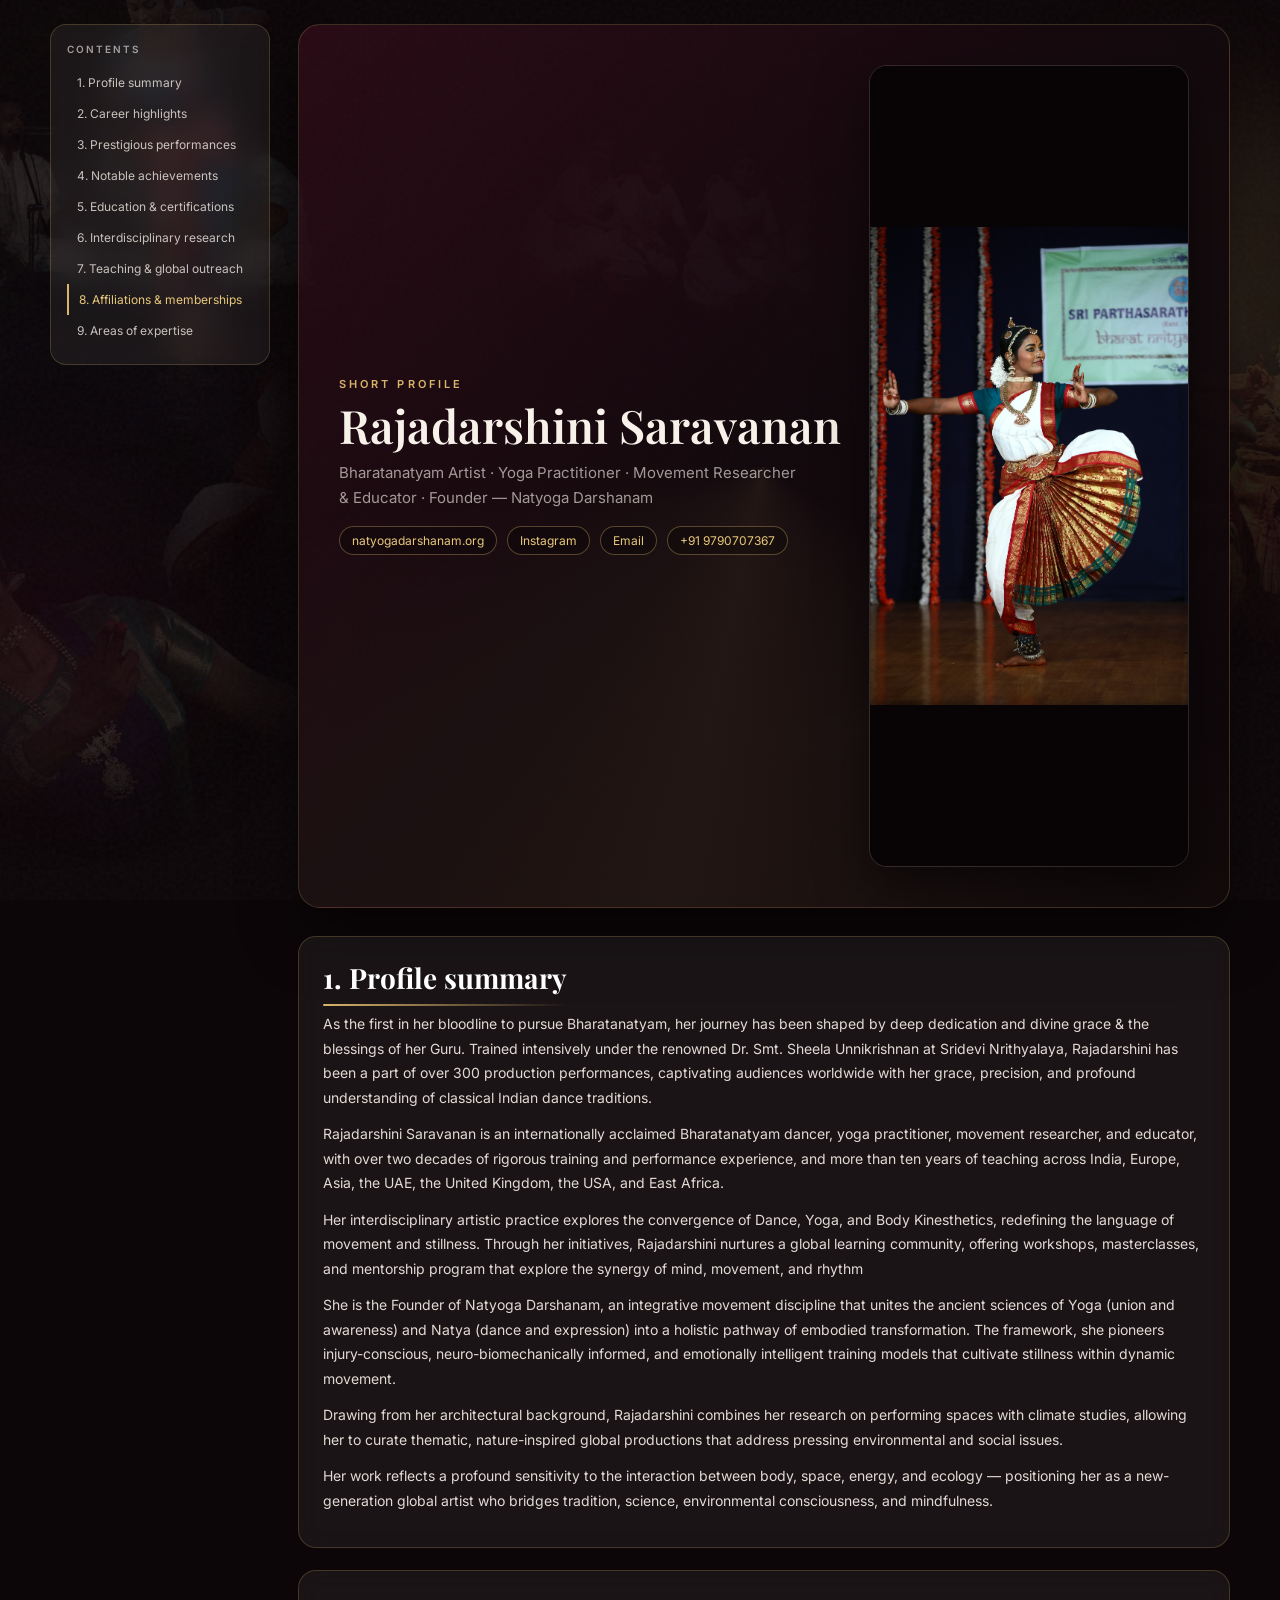
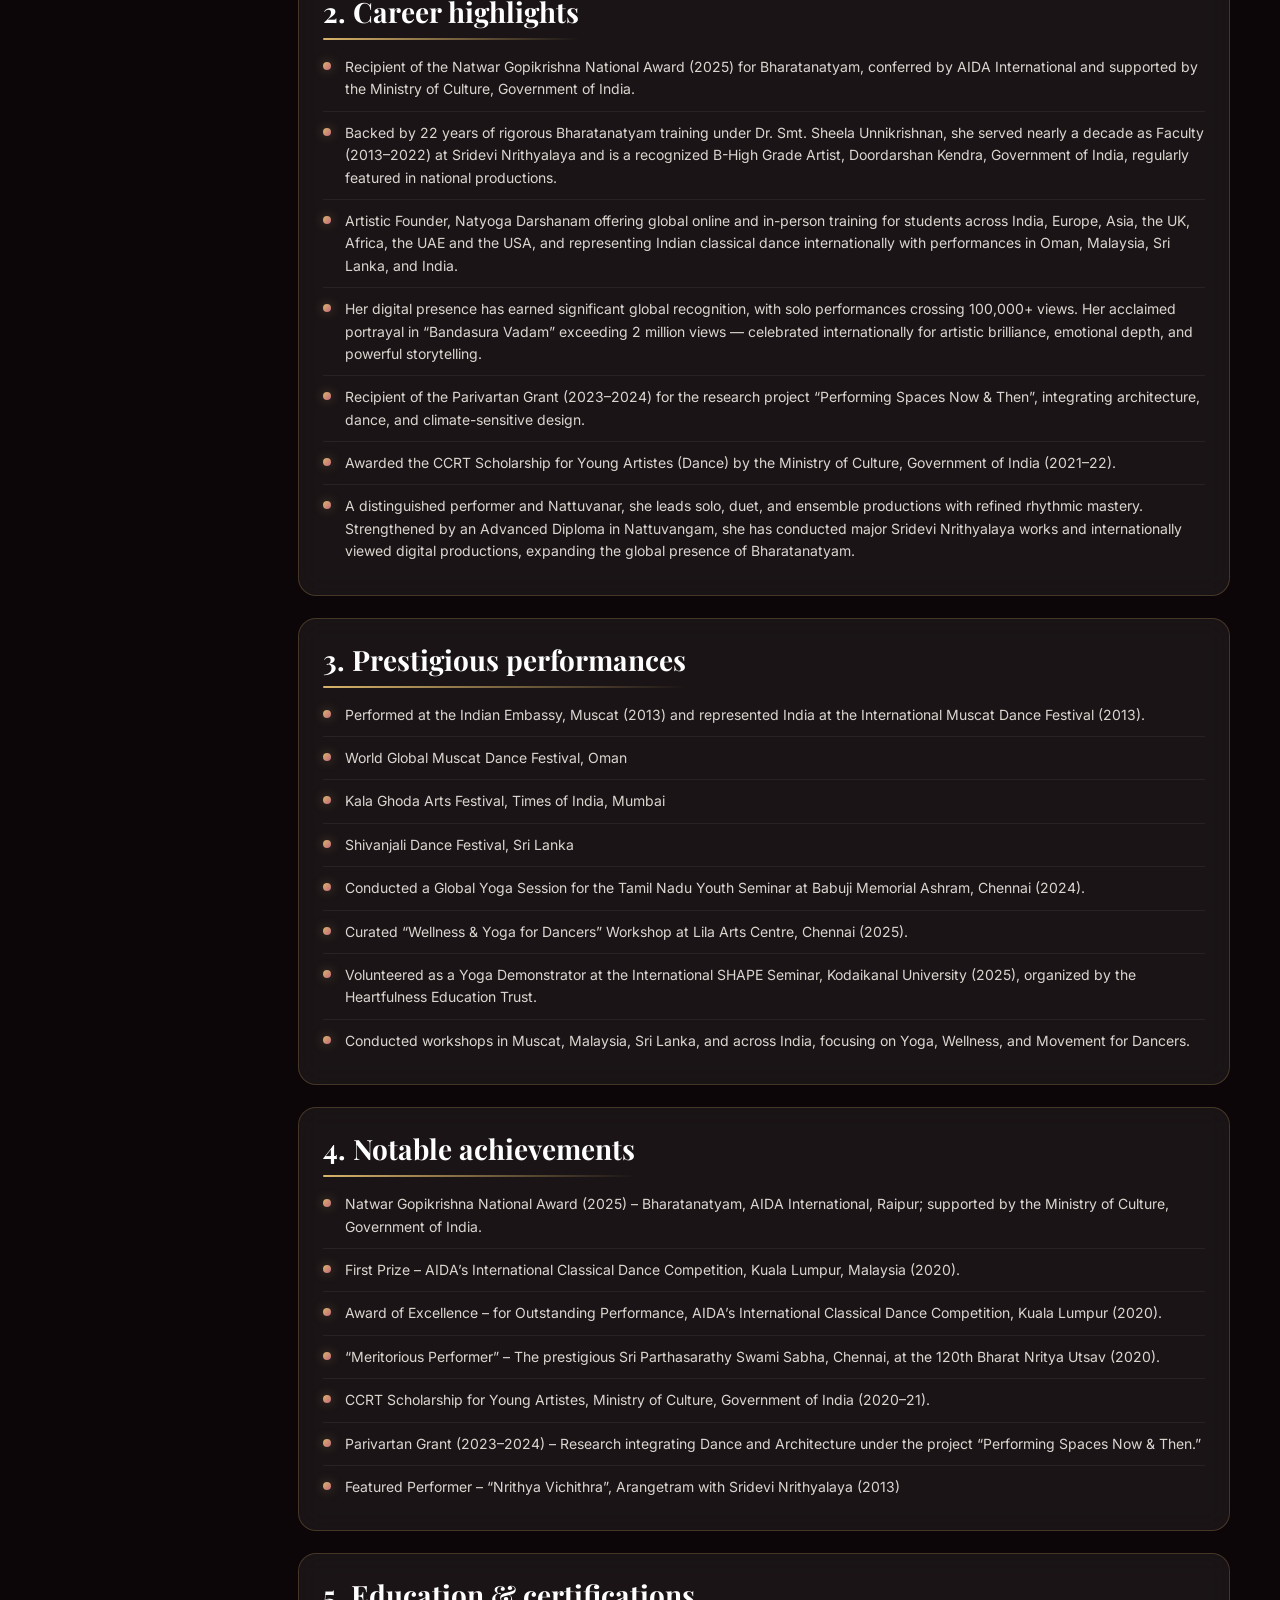
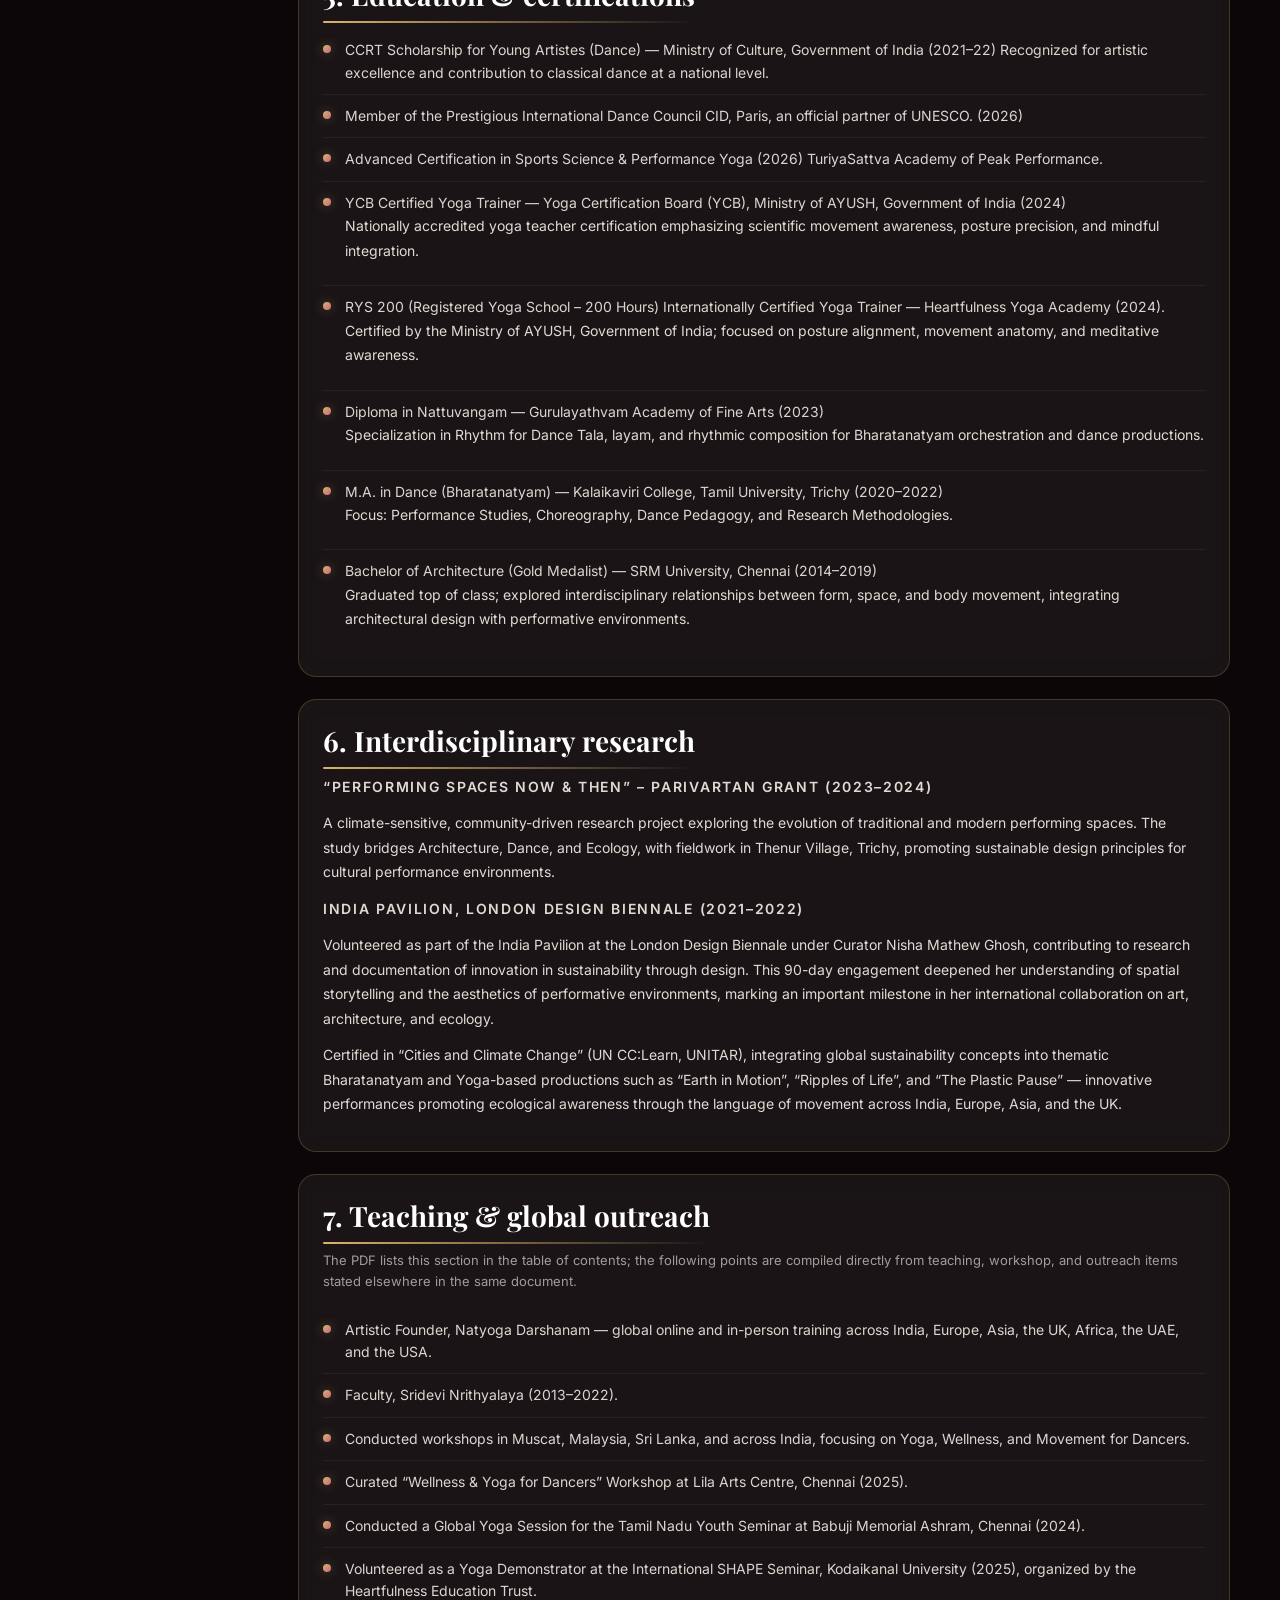
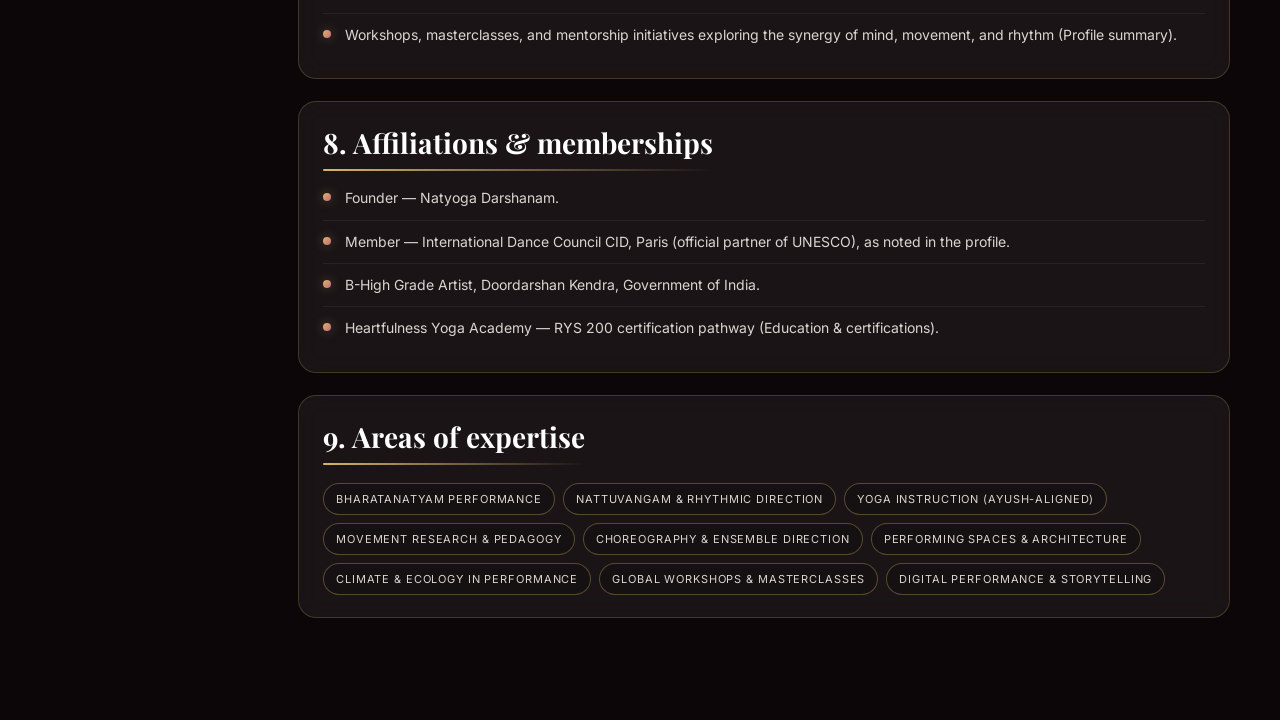
<file: about-us.html>
<!doctype html>
<html lang="en">
  <head>
    <meta charset="UTF-8" />
    <meta name="viewport" content="width=device-width, initial-scale=1.0" />
    <title>Rajadarshini Saravanan — Full Profile | Natyoga Darshanam</title>
    <meta
      name="description"
      content="Full profile of Rajadarshini Saravanan: summary, career highlights, performances, achievements, education, research, teaching outreach, affiliations, and expertise — from the official short profile."
    />
    <link rel="preconnect" href="https://fonts.googleapis.com" />
    <link rel="preconnect" href="https://fonts.gstatic.com" crossorigin />
    <link
      href="https://fonts.googleapis.com/css2?family=Inter:wght@400;500;600;700&family=Playfair+Display:ital,wght@0,500;0,600;0,700;1,500&display=swap"
      rel="stylesheet"
    />
    <style>
      :root {
        --bg0: #0c0608;
        --bg1: #1a0d12;
        --card: rgba(255, 253, 250, 0.06);
        --card-border: rgba(217, 180, 106, 0.22);
        --ink: #f7f1ea;
        --muted: rgba(247, 241, 234, 0.62);
        --gold: #d9b46a;
        --maroon: #c76b7e;
        --accent: #e8c87a;
      }

      * {
        box-sizing: border-box;
      }
      html {
        scroll-behavior: smooth;
      }
      body {
        margin: 0;
        font-family: Inter, system-ui, sans-serif;
        color: var(--ink);
        background: var(--bg0);
        min-height: 100vh;
      }

      /* Animated backdrop + scattered performance photos (paths match index.html gallery) */
      .page-bg {
        position: fixed;
        inset: 0;
        z-index: -2;
        background: #0c0608;
      }
      .bg-scatter {
        position: absolute;
        inset: 0;
        z-index: 0;
        overflow: hidden;
        pointer-events: none;
      }
      .bg-scatter__blob {
        position: absolute;
        background-image: var(--bg-img);
        background-size: cover;
        background-position: center;
        opacity: 0.2;
        filter: saturate(0.72) brightness(0.68);
        border-radius: 50%;
        -webkit-mask-image: radial-gradient(circle at 50% 50%, #000 28%, transparent 68%);
        mask-image: radial-gradient(circle at 50% 50%, #000 28%, transparent 68%);
        transform: translateZ(0);
        animation: blobDrift 42s ease-in-out infinite;
      }
      .bg-scatter__blob--2 {
        animation-duration: 36s;
        animation-delay: -8s;
      }
      .bg-scatter__blob--3 {
        animation-duration: 50s;
        animation-delay: -14s;
      }
      .bg-scatter__blob--4 {
        animation-duration: 40s;
        animation-delay: -5s;
      }
      .bg-scatter__blob--5 {
        animation-duration: 44s;
        animation-delay: -20s;
      }
      .bg-scatter__blob--6 {
        animation-duration: 38s;
        animation-delay: -11s;
      }
      .bg-scatter__blob--1 {
        width: min(52vw, 580px);
        height: min(52vw, 580px);
        top: -12%;
        left: -14%;
      }
      .bg-scatter__blob--2 {
        width: min(44vw, 480px);
        height: min(44vw, 480px);
        top: 22%;
        right: -16%;
      }
      .bg-scatter__blob--3 {
        width: min(40vw, 440px);
        height: min(40vw, 440px);
        top: 48%;
        left: -8%;
      }
      .bg-scatter__blob--4 {
        width: min(46vw, 500px);
        height: min(46vw, 500px);
        bottom: -10%;
        right: 5%;
      }
      .bg-scatter__blob--5 {
        width: min(36vw, 380px);
        height: min(36vw, 380px);
        top: 8%;
        left: 38%;
        opacity: 0.12;
      }
      .bg-scatter__blob--6 {
        width: min(42vw, 460px);
        height: min(42vw, 460px);
        bottom: 28%;
        left: -12%;
      }
      @keyframes blobDrift {
        0%,
        100% {
          transform: translate(0, 0) scale(1);
        }
        33% {
          transform: translate(16px, -12px) scale(1.04);
        }
        66% {
          transform: translate(-12px, 18px) scale(0.97);
        }
      }
      .page-bg::before {
        content: "";
        position: absolute;
        inset: 0;
        z-index: 1;
        pointer-events: none;
        /* background:
          radial-gradient(ellipse 120% 80% at 50% -20%, rgba(75, 16, 37, 0.52), transparent 55%),
          radial-gradient(ellipse 90% 60% at 100% 40%, rgba(217, 180, 106, 0.1), transparent 50%),
          radial-gradient(ellipse 70% 50% at 0% 80%, rgba(199, 107, 126, 0.09), transparent 45%),
          linear-gradient(180deg, rgba(12, 6, 8, 0.78) 0%, rgba(20, 10, 14, 0.74) 45%, rgba(10, 5, 6, 0.82) 100%); */
      }
      .page-bg::after {
        content: "";
        position: absolute;
        inset: 0;
        z-index: 2;
        background: url("data:image/svg+xml,%3Csvg viewBox='0 0 256 256' xmlns='http://www.w3.org/2000/svg'%3E%3Cfilter id='n'%3E%3CfeTurbulence type='fractalNoise' baseFrequency='0.85' numOctaves='4' stitchTiles='stitch'/%3E%3C/filter%3E%3Crect width='100%25' height='100%25' filter='url(%23n)' opacity='0.04'/%3E%3C/svg%3E");
        pointer-events: none;
        animation: grainShift 8s linear infinite;
      }
      @keyframes grainShift {
        0% { opacity: 0.035; }
        50% { opacity: 0.06; }
        100% { opacity: 0.035; }
      }

      .orb {
        position: fixed;
        border-radius: 50%;
        filter: blur(60px);
        opacity: 0.35;
        z-index: -1;
        pointer-events: none;
        animation: orbFloat 18s ease-in-out infinite;
      }
      .orb--a {
        width: 320px;
        height: 320px;
        background: rgba(217, 180, 106, 0.35);
        top: 10%;
        right: -5%;
      }
      .orb--b {
        width: 280px;
        height: 280px;
        background: rgba(75, 16, 37, 0.5);
        bottom: 15%;
        left: -8%;
        animation-delay: -6s;
      }
      @keyframes orbFloat {
        0%,
        100% {
          transform: translate(0, 0) scale(1);
        }
        33% {
          transform: translate(-18px, 22px) scale(1.05);
        }
        66% {
          transform: translate(14px, -12px) scale(0.96);
        }
      }

      .shell {
        display: grid;
        grid-template-columns: 220px minmax(0, 1fr);
        gap: 28px;
        width: min(1180px, calc(100% - 32px));
        margin: 0 auto;
        padding: 24px 0 80px;
      }

      .side-nav {
        position: sticky;
        top: 20px;
        align-self: start;
        padding: 18px 16px;
        border-radius: 16px;
        border: 1px solid var(--card-border);
        background: var(--card);
        backdrop-filter: blur(14px);
        -webkit-backdrop-filter: blur(14px);
      }
      .side-nav h3 {
        margin: 0 0 12px;
        font-size: 10px;
        letter-spacing: 0.2em;
        text-transform: uppercase;
        color: var(--muted);
        font-weight: 600;
      }
      .side-nav a {
        display: block;
        padding: 8px 0;
        font-size: 12px;
        color: rgba(247, 241, 234, 0.78);
        text-decoration: none;
        border-left: 2px solid transparent;
        padding-left: 10px;
        margin-left: -2px;
        transition: color 0.2s ease, border-color 0.2s ease, transform 0.2s ease;
      }
      .side-nav a:hover,
      .side-nav a.is-active {
        color: var(--accent);
        border-left-color: var(--gold);
        transform: translateX(2px);
      }

      .content {
        min-width: 0;
      }

      .hero {
        position: relative;
        overflow: hidden;
        border-radius: 22px;
        border: 1px solid var(--card-border);
        background: linear-gradient(135deg, rgba(75, 16, 37, 0.45) 0%, rgba(20, 10, 14, 0.9) 50%, rgba(15, 8, 10, 0.95) 100%);
        padding: clamp(24px, 4vw, 40px);
        margin-bottom: 28px;
        box-shadow: 0 28px 60px rgba(0, 0, 0, 0.45);
      }
      .hero::before {
        content: "";
        position: absolute;
        inset: -40%;
        background: conic-gradient(from 120deg, transparent, rgba(217, 180, 106, 0.08), transparent 40%);
        animation: heroSpin 28s linear infinite;
        pointer-events: none;
      }
      @keyframes heroSpin {
        to {
          transform: rotate(360deg);
        }
      }
      .hero-inner {
        position: relative;
        display: grid;
        grid-template-columns: minmax(0, 1.2fr) minmax(220px, 320px);
        gap: 28px;
        align-items: center;
      }
      .hero-eyebrow {
        margin: 0 0 10px;
        font-size: 11px;
        letter-spacing: 0.28em;
        text-transform: uppercase;
        color: var(--gold);
        font-weight: 600;
        animation: fadeSlide 1s ease 0.1s both;
      }
      .hero h1 {
        margin: 0 0 12px;
        font-family: "Playfair Display", serif;
        font-size: clamp(30px, 5vw, 46px);
        line-height: 1.05;
        font-weight: 600;
        animation: fadeSlide 1s ease 0.2s both;
      }
      .hero-tagline {
        margin: 0 0 16px;
        font-size: 15px;
        line-height: 1.65;
        color: var(--muted);
        max-width: 52ch;
        animation: fadeSlide 1s ease 0.32s both;
      }
      .hero-contact {
        display: flex;
        flex-wrap: wrap;
        gap: 10px;
        animation: fadeSlide 1s ease 0.44s both;
      }
      .hero-contact a {
        font-size: 12px;
        color: var(--accent);
        text-decoration: none;
        padding: 6px 12px;
        border-radius: 999px;
        border: 1px solid rgba(217, 180, 106, 0.35);
        background: rgba(0, 0, 0, 0.25);
        transition: background 0.2s ease, transform 0.2s ease;
      }
      .hero-contact a:hover {
        background: rgba(217, 180, 106, 0.15);
        transform: translateY(-2px);
      }
      .hero-photo {
        margin: 0;
        border-radius: 18px;
        overflow: hidden;
        border: 1px solid rgba(255, 248, 240, 0.12);
        box-shadow: 0 20px 50px rgba(0, 0, 0, 0.5);
        animation: fadeSlide 1.1s ease 0.35s both;
      }
      .hero-photo img {
        width: 100%;
        display: block;
        object-fit: contain;
        background: #080406;
      }
      @keyframes fadeSlide {
        from {
          opacity: 0;
          transform: translateY(18px);
        }
        to {
          opacity: 1;
          transform: translateY(0);
        }
      }

      .section {
        margin-bottom: 22px;
        padding: 22px 24px;
        border-radius: 18px;
        border: 1px solid var(--card-border);
        background: var(--card);
        backdrop-filter: blur(12px);
        -webkit-backdrop-filter: blur(12px);
        scroll-margin-top: 24px;
      }
      .section h2 {
        margin: 0 0 6px;
        font-family: "Playfair Display", serif;
        font-size: clamp(22px, 3vw, 28px);
        color: #fff;
        position: relative;
        display: inline-block;
      }
      .section h2::after {
        content: "";
        display: block;
        height: 2px;
        width: 100%;
        margin-top: 8px;
        background: linear-gradient(90deg, var(--gold), transparent);
        border-radius: 2px;
        transform: scaleX(0);
        transform-origin: left;
        transition: transform 0.7s cubic-bezier(0.22, 1, 0.36, 1);
      }
      .reveal.is-in h2::after {
        transform: scaleX(1);
      }
      .section .lead {
        margin: 0 0 16px;
        font-size: 13px;
        color: var(--muted);
        line-height: 1.65;
      }
      .section p {
        margin: 0 0 12px;
        font-size: 14px;
        line-height: 1.75;
        color: rgba(247, 241, 234, 0.9);
      }
      .bullet-list {
        margin: 0;
        padding-left: 0;
        list-style: none;
      }
      .bullet-list li {
        position: relative;
        padding: 10px 0 10px 22px;
        border-bottom: 1px solid rgba(255, 248, 240, 0.06);
        font-size: 14px;
        line-height: 1.6;
        color: rgba(247, 241, 234, 0.88);
      }
      .bullet-list li:last-child {
        border-bottom: none;
      }
      .bullet-list li::before {
        content: "";
        position: absolute;
        left: 0;
        top: 16px;
        width: 8px;
        height: 8px;
        border-radius: 50%;
        background: linear-gradient(135deg, var(--gold), var(--maroon));
        box-shadow: 0 0 12px rgba(217, 180, 106, 0.35);
      }
      .sub {
        margin: 4px 0 0;
        font-size: 13px;
        color: var(--muted);
        line-height: 1.65;
      }
      .subsection-title {
        margin: 20px 0 10px;
        font-size: 13px;
        font-weight: 600;
        letter-spacing: 0.12em;
        text-transform: uppercase;
        color: var(--gold);
      }

      .chip-grid {
        display: flex;
        flex-wrap: wrap;
        gap: 8px;
        margin-top: 12px;
      }
      .chip {
        font-size: 11px;
        letter-spacing: 0.08em;
        text-transform: uppercase;
        padding: 8px 12px;
        border-radius: 999px;
        border: 1px solid rgba(217, 180, 106, 0.35);
        background: rgba(0, 0, 0, 0.2);
        color: rgba(247, 241, 234, 0.88);
        transition: transform 0.2s ease, border-color 0.2s ease;
      }
      .chip:hover {
        transform: translateY(-2px);
        border-color: rgba(217, 180, 106, 0.6);
      }

      .toc-grid {
        display: grid;
        grid-template-columns: repeat(auto-fill, minmax(200px, 1fr));
        gap: 10px;
        margin-top: 14px;
      }
      .toc-grid a {
        display: block;
        padding: 12px 14px;
        border-radius: 12px;
        border: 1px solid rgba(217, 180, 106, 0.2);
        color: rgba(247, 241, 234, 0.85);
        text-decoration: none;
        font-size: 12px;
        transition: background 0.2s ease, transform 0.2s ease;
      }
      .toc-grid a:hover {
        background: rgba(217, 180, 106, 0.1);
        transform: translateY(-2px);
      }

      .reveal {
        opacity: 0;
        transform: translateY(28px);
        transition: opacity 0.75s cubic-bezier(0.22, 1, 0.36, 1), transform 0.8s cubic-bezier(0.22, 1, 0.36, 1);
      }
      .reveal.is-in {
        opacity: 1;
        transform: translateY(0);
      }
      .reveal.is-in .bullet-list li {
        animation: itemIn 0.55s ease backwards;
      }
      .reveal.is-in .bullet-list li:nth-child(1) {
        animation-delay: 0.04s;
      }
      .reveal.is-in .bullet-list li:nth-child(2) {
        animation-delay: 0.08s;
      }
      .reveal.is-in .bullet-list li:nth-child(3) {
        animation-delay: 0.12s;
      }
      .reveal.is-in .bullet-list li:nth-child(4) {
        animation-delay: 0.16s;
      }
      .reveal.is-in .bullet-list li:nth-child(5) {
        animation-delay: 0.2s;
      }
      .reveal.is-in .bullet-list li:nth-child(6) {
        animation-delay: 0.24s;
      }
      .reveal.is-in .bullet-list li:nth-child(7) {
        animation-delay: 0.28s;
      }
      .reveal.is-in .bullet-list li:nth-child(8) {
        animation-delay: 0.32s;
      }
      .reveal.is-in .bullet-list li:nth-child(9) {
        animation-delay: 0.36s;
      }
      .reveal.is-in .bullet-list li:nth-child(10) {
        animation-delay: 0.4s;
      }
      @keyframes itemIn {
        from {
          opacity: 0;
          transform: translateX(-12px);
        }
        to {
          opacity: 1;
          transform: translateX(0);
        }
      }

      .note {
        font-size: 12px;
        color: var(--muted);
        font-style: italic;
        margin-top: 8px;
      }

      @media (max-width: 960px) {
        .bg-scatter__blob {
          opacity: 0.14;
        }
        .bg-scatter__blob--5,
        .bg-scatter__blob--6 {
          display: none;
        }
        .shell {
          grid-template-columns: minmax(0, 1fr);
        }
        .side-nav {
          position: relative;
          top: 0;
          display: grid;
          grid-template-columns: repeat(auto-fill, minmax(140px, 1fr));
          gap: 4px 12px;
        }
        .side-nav h3 {
          grid-column: 1 / -1;
        }
        .side-nav a {
          border-left: none;
          border-bottom: 2px solid transparent;
          padding-left: 0;
          margin-left: 0;
          padding-bottom: 6px;
        }
        .side-nav a.is-active {
          border-bottom-color: var(--gold);
          transform: none;
        }
        .hero-inner {
          grid-template-columns: 1fr;
        }
      }

      @media (prefers-reduced-motion: reduce) {
        html {
          scroll-behavior: auto;
        }
        .orb,
        .page-bg::after,
        .bg-scatter__blob,
        .hero::before {
          animation: none !important;
        }
        .reveal,
        .reveal.is-in {
          opacity: 1 !important;
          transform: none !important;
          transition: none !important;
        }
        .reveal.is-in .bullet-list li {
          animation: none !important;
        }
        .hero-eyebrow,
        .hero h1,
        .hero-tagline,
        .hero-contact,
        .hero-photo {
          animation: none !important;
          opacity: 1 !important;
          transform: none !important;
        }
      }
    </style>
  </head>
  <body>
    <div class="page-bg" aria-hidden="true">
      <div class="bg-scatter">
        <span
          class="bg-scatter__blob bg-scatter__blob--1"
          style="--bg-img: url('assets/Gallery/Performances/Performance_2.webp')"
        ></span>
        <span
          class="bg-scatter__blob bg-scatter__blob--2"
          style="--bg-img: url('assets/Gallery/Performances/Performance_4.jpg')"
        ></span>
        <span
          class="bg-scatter__blob bg-scatter__blob--3"
          style="--bg-img: url('assets/Gallery/Performances/Performance_6.webp')"
        ></span>
        <span
          class="bg-scatter__blob bg-scatter__blob--4"
          style="--bg-img: url('assets/Gallery/Performances/Performance_7.webp')"
        ></span>
        <span
          class="bg-scatter__blob bg-scatter__blob--5"
          style="--bg-img: url('assets/Gallery/Performances/Performance_3.webp')"
        ></span>
        <span
          class="bg-scatter__blob bg-scatter__blob--6"
          style="--bg-img: url('assets/hero-dancer.png')"
        ></span>
      </div>
    </div>
    <div class="orb orb--a" aria-hidden="true"></div>
    <div class="orb orb--b" aria-hidden="true"></div>

    <div class="shell">
      <nav class="side-nav reveal" id="profileNav" aria-label="Profile sections">
        <h3>Contents</h3>
        <a href="#profile-summary">1. Profile summary</a>
        <a href="#career-highlights">2. Career highlights</a>
        <a href="#prestigious-performances">3. Prestigious performances</a>
        <a href="#notable-achievements">4. Notable achievements</a>
        <a href="#education">5. Education &amp; certifications</a>
        <a href="#research">6. Interdisciplinary research</a>
        <a href="#teaching">7. Teaching &amp; global outreach</a>
        <a href="#affiliations">8. Affiliations &amp; memberships</a>
        <a href="#expertise">9. Areas of expertise</a>
      </nav>

      <main class="content">
        <header class="hero">
          <div class="hero-inner">
            <div>
              <p class="hero-eyebrow">Short profile</p>
              <h1>Rajadarshini Saravanan</h1>
              <p class="hero-tagline">
                Bharatanatyam Artist · Yoga Practitioner · Movement Researcher &amp; Educator · Founder — Natyoga
                Darshanam
              </p>
              <div class="hero-contact">
                <a href="https://www.natyogadarshanam.org" target="_blank" rel="noreferrer">natyogadarshanam.org</a>
                <a href="https://www.instagram.com/iam_rajadarshini" target="_blank" rel="noreferrer">Instagram</a>
                <a href="mailto:rajadarshinisaravanan.natyoga@gmail.com">Email</a>
                <a href="tel:+919790707367">+91 9790707367</a>
              </div>
            </div>
            <figure class="hero-photo">
              <img src="assets/Founder_profile.jpeg" alt="Rajadarshini Saravanan" width="640" height="800" />
            </figure>
          </div>
        </header>

        <!-- <section class="section reveal" id="toc">
          <h2>Table of content</h2>
          <p class="lead">Mirrors the PDF outline; all body text below is taken from the short profile document.</p>
          <div class="toc-grid">
            <a href="#profile-summary">1. Profile summary</a>
            <a href="#career-highlights">2. Career highlights</a>
            <a href="#prestigious-performances">3. Prestigious performances</a>
            <a href="#notable-achievements">4. Notable achievements</a>
            <a href="#education">5. Education &amp; certifications</a>
            <a href="#research">6. Interdisciplinary research</a>
            <a href="#teaching">7. Teaching &amp; global outreach</a>
            <a href="#affiliations">8. Affiliations &amp; memberships</a>
            <a href="#expertise">9. Areas of expertise</a>
          </div>
        </section> -->

        <section class="section reveal" id="profile-summary">
          <h2>1. Profile summary</h2>
          <p>
            As the first in her bloodline to pursue Bharatanatyam, her journey has been shaped by deep dedication and
            divine grace &amp; the blessings of her Guru. Trained intensively under the renowned Dr. Smt. Sheela
            Unnikrishnan at Sridevi Nrithyalaya, Rajadarshini has been a part of over 300 production performances,
            captivating audiences worldwide with her grace, precision, and profound understanding of classical Indian
            dance traditions.
          </p>
          <p>
            Rajadarshini Saravanan is an internationally acclaimed Bharatanatyam dancer, yoga practitioner, movement
            researcher, and educator, with over two decades of rigorous training and performance experience, and more
            than ten years of teaching across India, Europe, Asia, the UAE, the United Kingdom, the USA, and East Africa.
          </p>
          <p>
            Her interdisciplinary artistic practice explores the convergence of Dance, Yoga, and Body Kinesthetics,
            redefining the language of movement and stillness. Through her initiatives, Rajadarshini nurtures a global
            learning community, offering workshops, masterclasses, and mentorship program that explore the synergy of
            mind, movement, and rhythm
          </p>
          <p>
            She is the Founder of Natyoga Darshanam, an integrative movement discipline that unites the ancient sciences
            of Yoga (union and awareness) and Natya (dance and expression) into a holistic pathway of embodied
            transformation. The framework, she pioneers injury-conscious, neuro-biomechanically informed, and emotionally
            intelligent training models that cultivate stillness within dynamic movement.
          </p>
          <p>
            Drawing from her architectural background, Rajadarshini combines her research on performing spaces with
            climate studies, allowing her to curate thematic, nature-inspired global productions that address pressing
            environmental and social issues.
          </p>
          <p>
            Her work reflects a profound sensitivity to the interaction between body, space, energy, and ecology —
            positioning her as a new-generation global artist who bridges tradition, science, environmental
            consciousness, and mindfulness.
          </p>
        </section>

        <section class="section reveal" id="career-highlights">
          <h2>2. Career highlights</h2>
          <ul class="bullet-list">
            <li>
              Recipient of the Natwar Gopikrishna National Award (2025) for Bharatanatyam, conferred by AIDA
              International and supported by the Ministry of Culture, Government of India.
            </li>
            <li>
              Backed by 22 years of rigorous Bharatanatyam training under Dr. Smt. Sheela Unnikrishnan, she served nearly
              a decade as Faculty (2013–2022) at Sridevi Nrithyalaya and is a recognized B-High Grade Artist, Doordarshan Kendra, Government of India,
              regularly featured in national productions.
            </li>
            <li>
              Artistic Founder, Natyoga Darshanam offering global online and in-person training for students across
              India, Europe, Asia, the UK, Africa, the UAE and the USA, and representing Indian classical dance
              internationally with performances in Oman, Malaysia, Sri Lanka, and India.
            </li>
            <li>
              Her digital presence has earned significant global recognition, with solo performances crossing 100,000+
              views. Her acclaimed portrayal in “Bandasura Vadam” exceeding 2 million views — celebrated internationally
              for artistic brilliance, emotional depth, and powerful storytelling.
            </li>
            <li>
              Recipient of the Parivartan Grant (2023–2024) for the research project “Performing Spaces Now &amp; Then”,
              integrating architecture, dance, and climate-sensitive design.
            </li>
            <li>
              Awarded the CCRT Scholarship for Young Artistes (Dance) by the Ministry of Culture, Government of India
              (2021–22).
            </li>
            <li>
              A distinguished performer and Nattuvanar, she leads solo, duet, and ensemble productions with refined
              rhythmic mastery. Strengthened by an Advanced Diploma in Nattuvangam, she has conducted major Sridevi
              Nrithyalaya works and internationally viewed digital productions, expanding the global presence of
              Bharatanatyam.
            </li>
          </ul>
        </section>

        <section class="section reveal" id="prestigious-performances">
          <h2>3. Prestigious performances</h2>
          <ul class="bullet-list">
            <li>Performed at the Indian Embassy, Muscat (2013) and represented India at the International Muscat Dance Festival (2013).</li>
            <li>World Global Muscat Dance Festival, Oman</li>
            <li>Kala Ghoda Arts Festival, Times of India, Mumbai</li>
            <li>Shivanjali Dance Festival, Sri Lanka</li>
            <li>
              Conducted a Global Yoga Session for the Tamil Nadu Youth Seminar at Babuji Memorial Ashram, Chennai (2024).
            </li>
            <li>Curated “Wellness &amp; Yoga for Dancers” Workshop at Lila Arts Centre, Chennai (2025).</li>
            <li>
              Volunteered as a Yoga Demonstrator at the International SHAPE Seminar, Kodaikanal University (2025),
              organized by the Heartfulness Education Trust.
            </li>
            <li>
              Conducted workshops in Muscat, Malaysia, Sri Lanka, and across India, focusing on Yoga, Wellness, and
              Movement for Dancers.
            </li>
          </ul>
        </section>

        <section class="section reveal" id="notable-achievements">
          <h2>4. Notable achievements</h2>
          <ul class="bullet-list">
            <li>
              Natwar Gopikrishna National Award (2025) – Bharatanatyam, AIDA International, Raipur; supported by the
              Ministry of Culture, Government of India.
            </li>
            <li>First Prize – AIDA’s International Classical Dance Competition, Kuala Lumpur, Malaysia (2020).</li>
            <li>
              Award of Excellence – for Outstanding Performance, AIDA’s International Classical Dance Competition,
              Kuala Lumpur (2020).
            </li>
            <li>
              “Meritorious Performer” – The prestigious Sri Parthasarathy Swami Sabha, Chennai, at the 120th Bharat
              Nritya Utsav (2020).
            </li>
            <li>CCRT Scholarship for Young Artistes, Ministry of Culture, Government of India (2020–21).</li>
            <li>
              Parivartan Grant (2023–2024) – Research integrating Dance and Architecture under the project “Performing
              Spaces Now &amp; Then.”
            </li>
            <li>Featured Performer – “Nrithya Vichithra”, Arangetram with Sridevi Nrithyalaya (2013)</li>
          </ul>
        </section>

        <section class="section reveal" id="education">
          <h2>5. Education &amp; certifications</h2>
          <ul class="bullet-list">
            <li>
              CCRT Scholarship for Young Artistes (Dance) — Ministry of Culture, Government of India (2021–22)
              Recognized for artistic excellence and contribution to classical dance at a national level.
            </li>
            <li>Member of the Prestigious International Dance Council CID, Paris, an official partner of UNESCO. (2026)</li>
            <li>
              Advanced Certification in Sports Science &amp; Performance Yoga (2026) TuriyaSattva Academy of Peak
              Performance.
            </li>
            <li>
              YCB Certified Yoga Trainer — Yoga Certification Board (YCB), Ministry of AYUSH, Government of India (2024)
              <p class="sub">
                Nationally accredited yoga teacher certification emphasizing scientific movement awareness, posture
                precision, and mindful integration.
              </p>
            </li>
            <li>
              RYS 200 (Registered Yoga School – 200 Hours) Internationally Certified Yoga Trainer — Heartfulness Yoga
              Academy (2024).
              <p class="sub">
                Certified by the Ministry of AYUSH, Government of India; focused on posture alignment, movement anatomy,
                and meditative awareness.
              </p>
            </li>
            <li>
              Diploma in Nattuvangam — Gurulayathvam Academy of Fine Arts (2023)
              <p class="sub">
                Specialization in Rhythm for Dance Tala, layam, and rhythmic composition for Bharatanatyam
                orchestration and dance productions.
              </p>
            </li>
            <li>
              M.A. in Dance (Bharatanatyam) — Kalaikaviri College, Tamil University, Trichy (2020–2022)
              <p class="sub">Focus: Performance Studies, Choreography, Dance Pedagogy, and Research Methodologies.</p>
            </li>
            <li>
              Bachelor of Architecture (Gold Medalist) — SRM University, Chennai (2014–2019)
              <p class="sub">
                Graduated top of class; explored interdisciplinary relationships between form, space, and body movement,
                integrating architectural design with performative environments.
              </p>
            </li>
          </ul>
        </section>

        <section class="section reveal" id="research">
          <h2>6. Interdisciplinary research</h2>
          <p class="subsection-title">“Performing Spaces Now &amp; Then” – Parivartan Grant (2023–2024)</p>
          <p>
            A climate-sensitive, community-driven research project exploring the evolution of traditional and modern
            performing spaces. The study bridges Architecture, Dance, and Ecology, with fieldwork in Thenur Village,
            Trichy, promoting sustainable design principles for cultural performance environments.
          </p>
          <p class="subsection-title">India Pavilion, London Design Biennale (2021–2022)</p>
          <p>
            Volunteered as part of the India Pavilion at the London Design Biennale under Curator Nisha Mathew Ghosh,
            contributing to research and documentation of innovation in sustainability through design. This 90-day
            engagement deepened her understanding of spatial storytelling and the aesthetics of performative
            environments, marking an important milestone in her international collaboration on art, architecture, and
            ecology.
          </p>
          <p>
            Certified in “Cities and Climate Change” (UN CC:Learn, UNITAR), integrating global sustainability concepts into
            thematic Bharatanatyam and Yoga-based productions such as “Earth in Motion”, “Ripples of Life”, and “The
            Plastic Pause” — innovative performances promoting ecological awareness through the language of movement
            across India, Europe, Asia, and the UK.
          </p>
        </section>

        <section class="section reveal" id="teaching">
          <h2>7. Teaching &amp; global outreach</h2>
          <p class="lead">
            The PDF lists this section in the table of contents; the following points are compiled directly from teaching,
            workshop, and outreach items stated elsewhere in the same document.
          </p>
          <ul class="bullet-list">
            <li>
              Artistic Founder, Natyoga Darshanam — global online and in-person training across India, Europe, Asia, the
              UK, Africa, the UAE, and the USA.
            </li>
            <li>Faculty, Sridevi Nrithyalaya (2013–2022).</li>
            <li>
              Conducted workshops in Muscat, Malaysia, Sri Lanka, and across India, focusing on Yoga, Wellness, and
              Movement for Dancers.
            </li>
            <li>Curated “Wellness &amp; Yoga for Dancers” Workshop at Lila Arts Centre, Chennai (2025).</li>
            <li>
              Conducted a Global Yoga Session for the Tamil Nadu Youth Seminar at Babuji Memorial Ashram, Chennai (2024).
            </li>
            <li>
              Volunteered as a Yoga Demonstrator at the International SHAPE Seminar, Kodaikanal University (2025),
              organized by the Heartfulness Education Trust.
            </li>
            <li>
              Workshops, masterclasses, and mentorship initiatives exploring the synergy of mind, movement, and rhythm
              (Profile summary).
            </li>
          </ul>
        </section>

        <section class="section reveal" id="affiliations">
          <h2>8. Affiliations &amp; memberships</h2>
          <ul class="bullet-list">
            <li>Founder — Natyoga Darshanam.</li>
            <li>Member — International Dance Council CID, Paris (official partner of UNESCO), as noted in the profile.</li>
            <li>B-High Grade Artist, Doordarshan Kendra, Government of India.</li>
            <li>Heartfulness Yoga Academy — RYS 200 certification pathway (Education &amp; certifications).</li>
          </ul>
        </section>

        <section class="section reveal" id="expertise">
          <h2>9. Areas of expertise</h2>
          <div class="chip-grid">
            <span class="chip">Bharatanatyam performance</span>
            <span class="chip">Nattuvangam &amp; rhythmic direction</span>
            <span class="chip">Yoga instruction (AYUSH-aligned)</span>
            <span class="chip">Movement research &amp; pedagogy</span>
            <span class="chip">Choreography &amp; ensemble direction</span>
            <span class="chip">Performing spaces &amp; architecture</span>
            <span class="chip">Climate &amp; ecology in performance</span>
            <span class="chip">Global workshops &amp; masterclasses</span>
            <span class="chip">Digital performance &amp; storytelling</span>
          </div>
        </section>
      </main>
    </div>

    <script>
      (function () {
        var reveals = document.querySelectorAll(".reveal");
        if (!reveals.length) return;
        if (!("IntersectionObserver" in window)) {
          reveals.forEach(function (el) {
            el.classList.add("is-in");
          });
          return;
        }
        var io = new IntersectionObserver(
          function (entries) {
            entries.forEach(function (entry) {
              if (entry.isIntersecting) entry.target.classList.add("is-in");
            });
          },
          { threshold: 0.12, rootMargin: "0px 0px -8% 0px" }
        );
        reveals.forEach(function (el) {
          io.observe(el);
        });

        var nav = document.getElementById("profileNav");
        var links = nav ? [].slice.call(nav.querySelectorAll("a[href^='#']")) : [];
        var sectionIds = links.map(function (a) {
          return a.getAttribute("href").slice(1);
        });
        var sections = sectionIds
          .map(function (id) {
            return document.getElementById(id);
          })
          .filter(Boolean);

        if ("IntersectionObserver" in window && links.length && sections.length) {
          var navIo = new IntersectionObserver(
            function (entries) {
              var visible = entries
                .filter(function (e) {
                  return e.isIntersecting;
                })
                .sort(function (a, b) {
                  return b.intersectionRatio - a.intersectionRatio;
                })[0];
              if (!visible) return;
              var id = visible.target.id;
              links.forEach(function (a) {
                a.classList.toggle("is-active", a.getAttribute("href") === "#" + id);
              });
            },
            { rootMargin: "-42% 0px -42% 0px", threshold: [0, 0.25, 0.5, 0.75, 1] }
          );
          sections.forEach(function (sec) {
            navIo.observe(sec);
          });
        }
      })();
    </script>
  </body>
</html>
</file>
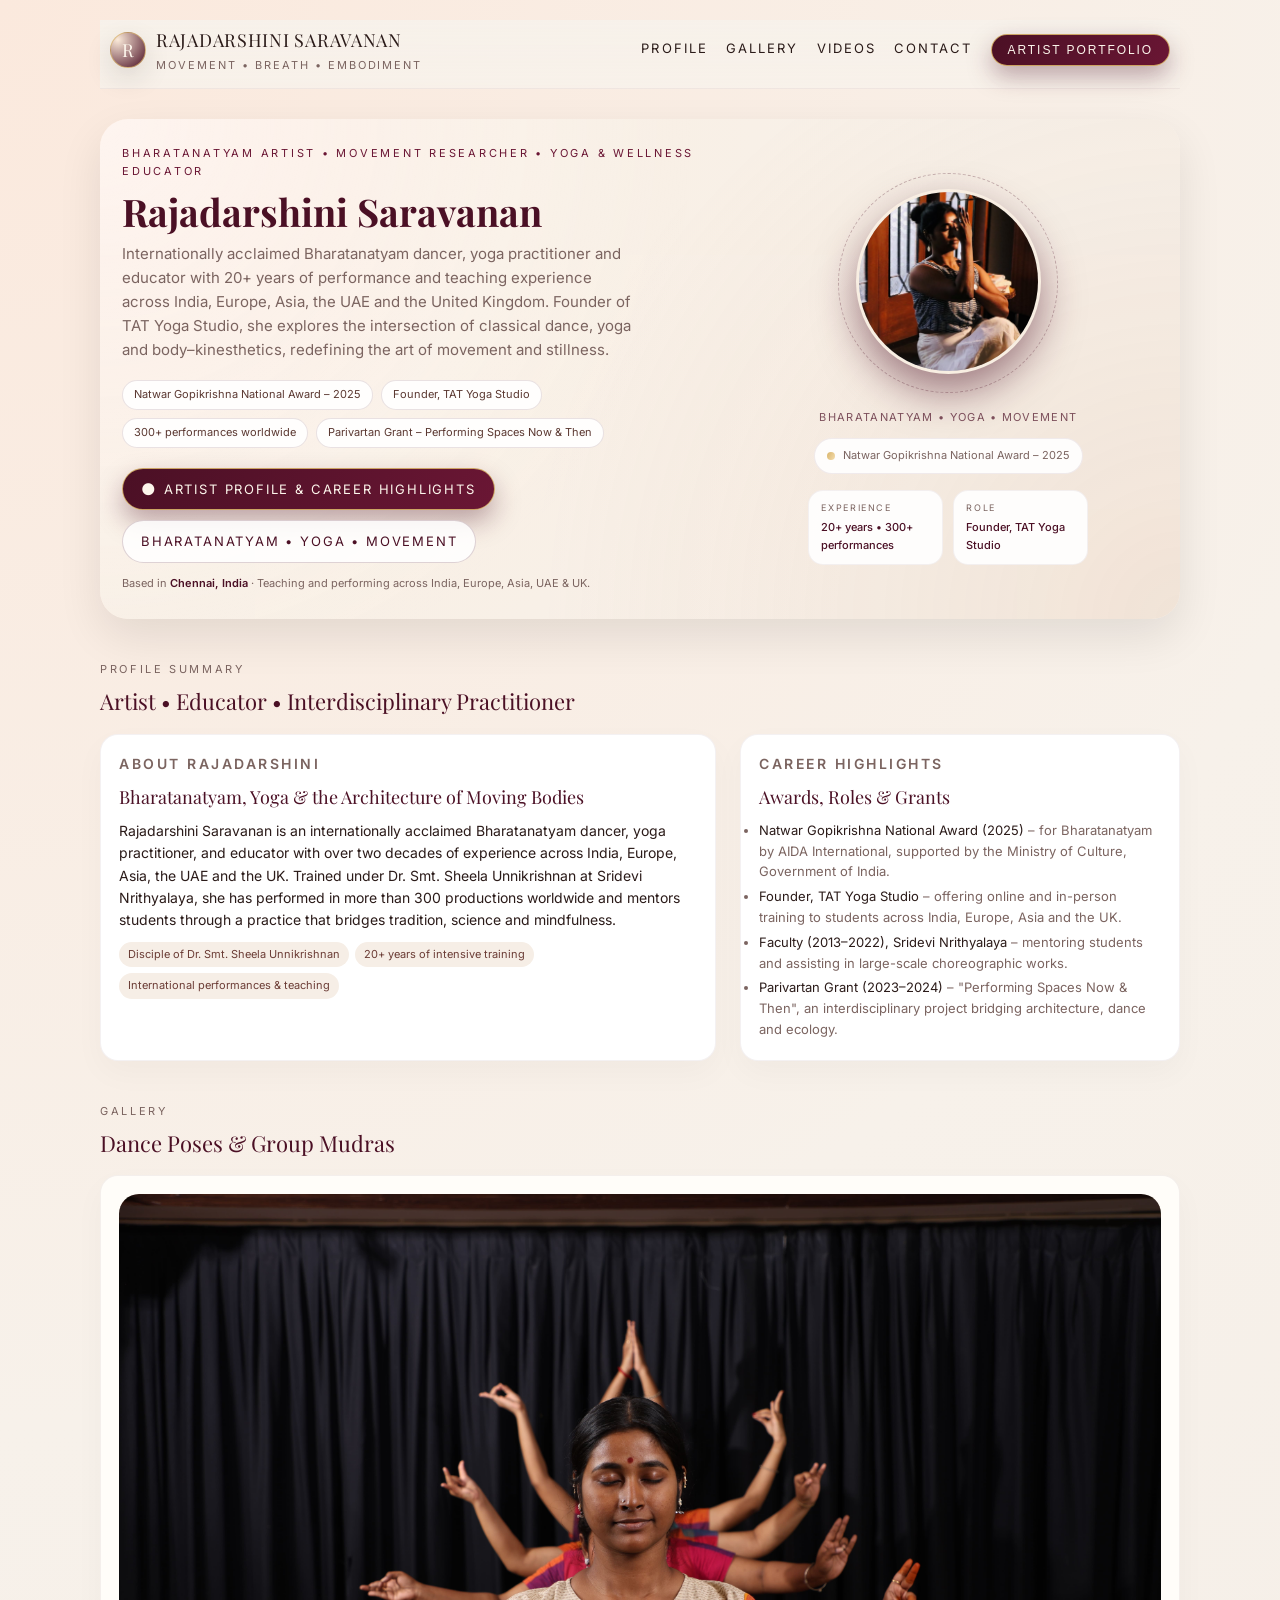
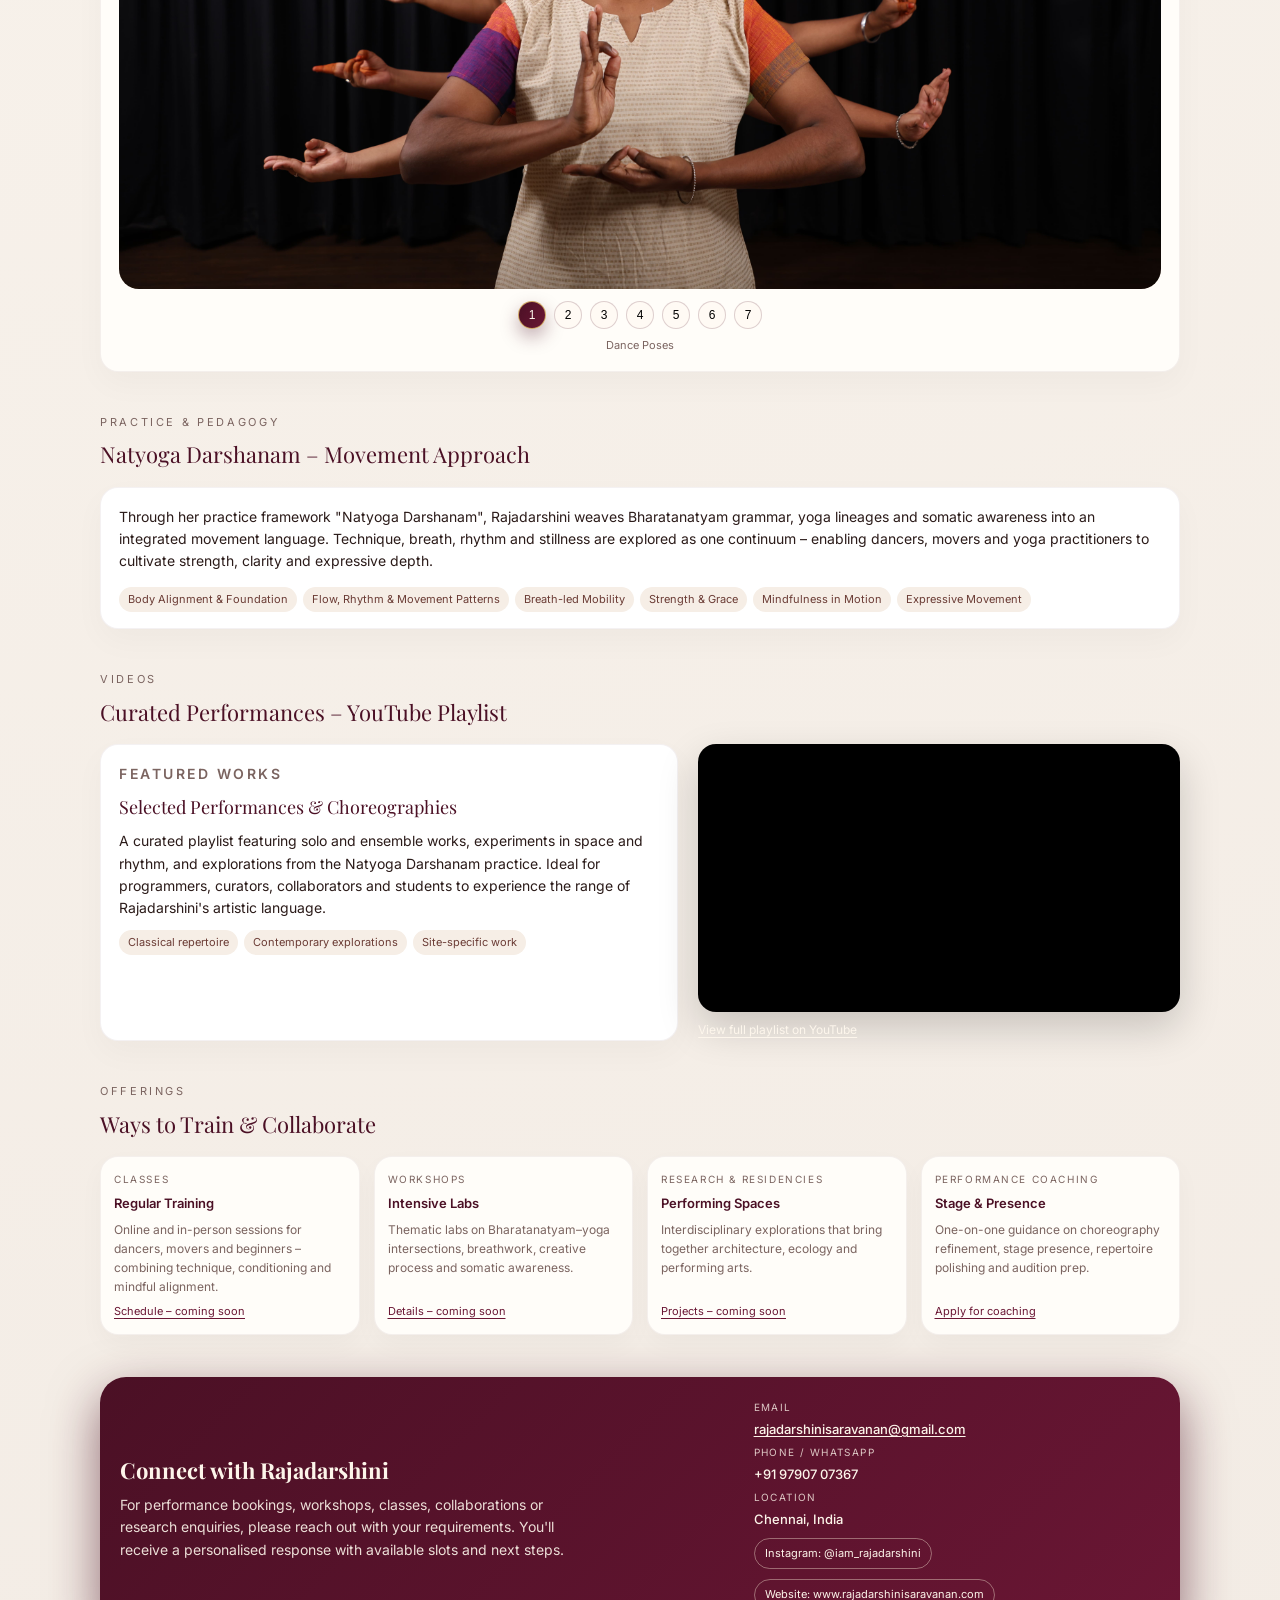
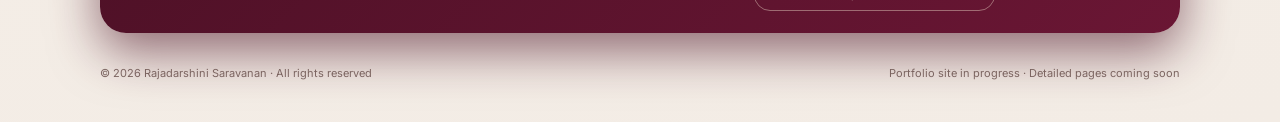
<file: Rajadarshini-Saravanan.html>
<!DOCTYPE html>
<html lang="en">
<head>
  <meta charset="UTF-8" />
  <title>Rajadarshini Saravanan – Bharatanatyam Artist & Yoga Educator</title>
  <meta name="viewport" content="width=device-width, initial-scale=1" />
  <meta
    name="description"
    content="Portfolio of Rajadarshini Saravanan – Bharatanatyam artist, movement researcher, yoga & wellness educator, and founder of TAT Yoga Studio."
  />
  <link rel="preconnect" href="https://fonts.googleapis.com" />
  <link rel="preconnect" href="https://fonts.gstatic.com" crossorigin />
  <link
    href="https://fonts.googleapis.com/css2?family=Playfair+Display:wght@500;600&family=Inter:wght@300;400;500;600&display=swap"
    rel="stylesheet"
  />
  <style>
    :root {
      --bg: #f7f1ea;
      --bg-soft: #fbf6f1;
      --maroon: #4b1025;
      --maroon-soft: #6a1634;
      --gold: #d9b46a;
      --text: #2b1b19;
      --muted: #7b6460;
      --card-bg: #ffffff;
      --radius-lg: 18px;
      --radius-xl: 26px;
      --shadow-soft: 0 18px 45px rgba(0, 0, 0, 0.09);
    }

    * {
      box-sizing: border-box;
      margin: 0;
      padding: 0;
    }

    body {
      font-family: "Inter", system-ui, -apple-system, BlinkMacSystemFont, sans-serif;
      background: radial-gradient(circle at top left, #fbe9dd 0, #f7f1ea 40%, #f3ece5 100%);
      color: var(--text);
      line-height: 1.6;
      -webkit-font-smoothing: antialiased;
    }

    a {
      text-decoration: none;
      color: inherit;
    }

    .page {
      max-width: 1120px;
      margin: 0 auto;
      padding: 20px 20px 40px;
    }

    /* Top Nav */
    .nav {
      display: flex;
      align-items: center;
      justify-content: space-between;
      padding: 6px 10px 14px;
      position: sticky;
      top: 0;
      z-index: 50;
      backdrop-filter: blur(14px);
      background: linear-gradient(
        to bottom,
        rgba(247, 241, 234, 0.98),
        rgba(247, 241, 234, 0.9)
      );
      border-bottom: 1px solid rgba(107, 33, 59, 0.06);
    }

    .nav-left {
      display: flex;
      align-items: center;
      gap: 10px;
    }

    .nav-logo {
      width: 36px;
      height: 36px;
      border-radius: 999px;
      border: 1px solid rgba(217, 180, 106, 0.7);
      background: radial-gradient(circle at 20% 20%, #fbead9, #4b1025);
      display: flex;
      align-items: center;
      justify-content: center;
      font-family: "Playfair Display", serif;
      font-size: 18px;
      color: #fdf6ec;
      box-shadow: 0 10px 28px rgba(0, 0, 0, 0.12);
    }

    .nav-title {
      display: flex;
      flex-direction: column;
      gap: 2px;
    }

    .nav-title-main {
      font-family: "Playfair Display", serif;
      font-size: 18px;
      letter-spacing: 0.04em;
      text-transform: uppercase;
    }

    .nav-title-sub {
      font-size: 11px;
      letter-spacing: 0.18em;
      text-transform: uppercase;
      color: var(--muted);
    }

    .nav-links {
      display: flex;
      align-items: center;
      gap: 18px;
      font-size: 13px;
      text-transform: uppercase;
      letter-spacing: 0.16em;
    }

    .nav-links a {
      position: relative;
      padding-bottom: 3px;
      cursor: default;
    }

    .nav-links a::after {
      content: "";
      position: absolute;
      left: 0;
      bottom: 0;
      width: 0;
      height: 1px;
      background: linear-gradient(90deg, var(--gold), var(--maroon-soft));
      transition: width 0.25s ease;
    }

    .nav-links a:hover::after {
      width: 0;
    }

    .nav-cta {
      padding: 8px 16px;
      border-radius: 999px;
      border: 1px solid rgba(217, 180, 106, 0.9);
      font-size: 12px;
      letter-spacing: 0.16em;
      text-transform: uppercase;
      background: linear-gradient(120deg, #4b1025, #6a1634);
      color: #fdf6ec;
      box-shadow: 0 10px 25px rgba(75, 16, 37, 0.35);
      cursor: default;
      white-space: nowrap;
    }

    /* Hero */
    .hero {
      margin-top: 30px;
      padding: 26px 22px;
      border-radius: 28px;
      background: radial-gradient(circle at top left, #fce3d6 0, #f9efe4 35%, #f7f1ea 75%);
      box-shadow: var(--shadow-soft);
      display: grid;
      grid-template-columns: minmax(0, 1.4fr) minmax(0, 1fr);
      gap: 30px;
      align-items: center;
      position: relative;
      overflow: hidden;
    }

    .hero::before {
      content: "";
      position: absolute;
      inset: 0;
      background-image: radial-gradient(circle at 0 0, rgba(255, 255, 255, 0.7) 0, transparent 50%),
        radial-gradient(circle at 100% 100%, rgba(209, 151, 104, 0.16) 0, transparent 55%);
      opacity: 0.9;
      pointer-events: none;
    }

    .hero-inner {
      position: relative;
      z-index: 1;
    }

    .eyebrow {
      font-size: 11px;
      text-transform: uppercase;
      letter-spacing: 0.25em;
      color: var(--maroon-soft);
      margin-bottom: 10px;
    }

    .hero-title {
      font-family: "Playfair Display", serif;
      font-size: clamp(30px, 4vw, 38px);
      line-height: 1.1;
      color: var(--maroon);
      margin-bottom: 10px;
    }

    .hero-tagline {
      font-size: 15px;
      color: var(--muted);
      max-width: 520px;
      margin-bottom: 18px;
    }

    .highlight-chips {
      display: flex;
      flex-wrap: wrap;
      gap: 8px;
      margin-bottom: 20px;
    }

    .chip {
      font-size: 11px;
      padding: 5px 11px;
      border-radius: 999px;
      border: 1px solid rgba(75, 16, 37, 0.12);
      background: rgba(255, 255, 255, 0.9);
      color: #5b3831;
      backdrop-filter: blur(8px);
    }

    .hero-cta-row {
      display: flex;
      flex-wrap: wrap;
      gap: 10px;
      align-items: center;
      margin-bottom: 12px;
    }

    .btn-primary,
    .btn-ghost {
      border-radius: 999px;
      padding: 10px 18px;
      font-size: 13px;
      letter-spacing: 0.14em;
      text-transform: uppercase;
      border: 1px solid transparent;
      display: inline-flex;
      align-items: center;
      gap: 6px;
      text-decoration: none;
      cursor: default;
    }

    .btn-primary {
      background: linear-gradient(120deg, #4b1025, #6a1634);
      border-color: rgba(217, 180, 106, 0.9);
      color: #fdf6ec;
      box-shadow: 0 12px 26px rgba(75, 16, 37, 0.35);
    }

    .btn-primary span.icon {
      font-size: 16px;
      line-height: 1;
    }

    .btn-ghost {
      background: rgba(255, 255, 255, 0.85);
      border-color: rgba(75, 16, 37, 0.18);
      color: #4b1025;
    }

    .hero-subnote {
      font-size: 11px;
      color: var(--muted);
    }

    .hero-subnote strong {
      font-weight: 600;
      color: #4b1025;
    }

    /* Hero right */
    .hero-right {
      position: relative;
      z-index: 1;
      display: grid;
      gap: 12px;
      justify-items: center;
    }

    .profile-orbit {
      width: 220px;
      height: 220px;
      border-radius: 999px;
      border: 1px dashed rgba(75, 16, 37, 0.28);
      display: grid;
      place-items: center;
      position: relative;
    }

    .profile-photo {
        margin-top:10px;
      width: 185px;
      height: 185px;
      border-radius: 999px;
      background: #ddd;
      border: 3px solid rgba(249, 239, 227, 0.98);
      overflow: hidden;
      box-shadow: 0 18px 40px rgba(75, 16, 37, 0.5);
    }

    .profile-photo img {
      width: 100%;
      height: 100%;
      object-fit: cover;
      display: block;
    }

    .profile-orbit::after {
      content: "";
    }

    .profile-caption {
      margin-top: 4px;
      font-size: 11px;
      letter-spacing: 0.12em;
      text-transform: uppercase;
      color: rgba(75, 16, 37, 0.7);
      text-align: center;
    }

    .hero-pill {
      padding: 8px 12px;
      border-radius: 999px;
      background: rgba(255, 255, 255, 0.9);
      border: 1px solid rgba(75, 16, 37, 0.08);
      font-size: 11px;
      color: var(--muted);
      display: flex;
      align-items: center;
      gap: 8px;
    }

    .hero-pill span.dot {
      width: 8px;
      height: 8px;
      border-radius: 999px;
      background: linear-gradient(120deg, #d9b46a, #f4ddae);
    }

    .hero-metadata {
      display: grid;
      grid-template-columns: repeat(2, minmax(0, 1fr));
      gap: 10px;
      width: 100%;
      max-width: 280px;
      margin-top: 4px;
    }

    .meta-card {
      border-radius: 15px;
      background: rgba(255, 255, 255, 0.9);
      border: 1px solid rgba(75, 16, 37, 0.06);
      padding: 10px 12px;
      font-size: 11px;
    }

    .meta-label {
      text-transform: uppercase;
      letter-spacing: 0.18em;
      font-size: 9px;
      color: var(--muted);
      margin-bottom: 4px;
    }

    .meta-value {
      font-weight: 500;
      color: #4b1025;
    }

    /* Sections */
    section {
      margin-top: 42px;
    }

    .section-label {
      font-size: 11px;
      text-transform: uppercase;
      letter-spacing: 0.24em;
      color: var(--muted);
      margin-bottom: 6px;
    }

    .section-title {
      font-family: "Playfair Display", serif;
      font-size: 22px;
      color: var(--maroon);
      margin-bottom: 14px;
    }

    .two-col {
      display: grid;
      grid-template-columns: minmax(0, 1.4fr) minmax(0, 1fr);
      gap: 24px;
    }

    .card {
      border-radius: var(--radius-lg);
      background: var(--card-bg);
      border: 1px solid rgba(75, 16, 37, 0.06);
      padding: 18px 18px 16px;
      box-shadow: 0 12px 32px rgba(0, 0, 0, 0.03);
    }

    .card-title {
      font-size: 14px;
      font-weight: 600;
      text-transform: uppercase;
      letter-spacing: 0.18em;
      color: var(--muted);
      margin-bottom: 8px;
    }

    .card-heading {
      font-family: "Playfair Display", serif;
      font-size: 18px;
      margin-bottom: 8px;
      color: var(--maroon);
    }

    .card p {
      font-size: 14px;
      color: var(--text);
    }

    .pill-row {
      display: flex;
      flex-wrap: wrap;
      gap: 6px;
      margin-top: 10px;
    }

    .pill {
      font-size: 11px;
      padding: 4px 9px;
      border-radius: 999px;
      background: #f6eee6;
      color: #6b3c35;
    }

    .list {
      margin-top: 8px;
      font-size: 13px;
      color: var(--muted);
    }

    .list li {
      margin-bottom: 4px;
    }

    .list li span {
      color: var(--text);
    }

    /* Offerings */
    .offerings-grid {
      display: grid;
      grid-template-columns: repeat(4, minmax(0, 1fr));
      gap: 14px;
    }

    .offering-card {
      border-radius: var(--radius-lg);
      background: #fffdf9;
      border: 1px solid rgba(75, 16, 37, 0.06);
      padding: 14px 13px;
      font-size: 13px;
      box-shadow: 0 10px 26px rgba(0, 0, 0, 0.03);
      display: flex;
      flex-direction: column;
      gap: 6px;
    }

    .offering-tag {
      font-size: 10px;
      text-transform: uppercase;
      letter-spacing: 0.16em;
      color: var(--muted);
    }

    .offering-title {
      font-weight: 600;
      color: var(--maroon);
    }

    .offering-body {
      font-size: 12px;
      color: var(--muted);
    }

    .offering-footer {
      margin-top: auto;
      font-size: 11px;
      text-decoration: underline;
      text-underline-offset: 3px;
      color: #6a1634;
    }

    /* Gallery slider */
    .gallery-wrapper {
      border-radius: var(--radius-lg);
      background: #fffdf9;
      border: 1px solid rgba(75, 16, 37, 0.06);
      padding: 18px 18px 16px;
      box-shadow: 0 12px 32px rgba(0, 0, 0, 0.03);
    }

    .gallery-main {
      position: relative;
      border-radius: 20px;
      overflow: hidden;
      background: #f3e4d8;
      min-height: 220px;
    }

    .gallery-slide {
      position: absolute;
      inset: 0;
      opacity: 0;
      transition: opacity 0.35s ease;
    }

    .gallery-slide img {
      width: 100%;
      height: 100%;
      object-fit: cover;
      display: block;
    }

    .gallery-slide.active {
      opacity: 1;
      position: relative;
    }

    .gallery-controls {
      display: flex;
      justify-content: center;
      gap: 8px;
      margin-top: 12px;
    }

    .gallery-dot {
      width: 28px;
      height: 28px;
      border-radius: 999px;
      border: 1px solid rgba(75, 16, 37, 0.18);
      background: #fffaf4;
      font-size: 12px;
      cursor: pointer;
      display: flex;
      align-items: center;
      justify-content: center;
    }

    .gallery-dot.active {
      background: linear-gradient(120deg, #4b1025, #6a1634);
      color: #fdf6ec;
      border-color: rgba(217, 180, 106, 0.9);
      box-shadow: 0 8px 18px rgba(75, 16, 37, 0.35);
    }

    .gallery-note {
      margin-top: 8px;
      font-size: 11px;
      color: var(--muted);
      text-align: center;
    }

    /* Playlist */
    .playlist-grid {
      display: grid;
      grid-template-columns: minmax(0, 1.2fr) minmax(0, 1fr);
      gap: 20px;
    }

    .playlist-embed {
      border-radius: 18px;
      overflow: hidden;
      box-shadow: 0 16px 40px rgba(0, 0, 0, 0.18);
      background: #000;
    }

    .playlist-link {
      margin-top: 8px;
      font-size: 12px;
      text-decoration: underline;
      text-underline-offset: 3px;
      color: #fdf6ec;
      display: inline-block;
    }

    /* Contact / footer */
    .contact {
      border-radius: var(--radius-xl);
      background: linear-gradient(135deg, #4b1025, #6a1634);
      color: #fdf5ea;
      padding: 22px 20px 18px;
      display: grid;
      grid-template-columns: minmax(0, 1.5fr) minmax(0, 1fr);
      gap: 24px;
      align-items: center;
      box-shadow: 0 18px 50px rgba(75, 16, 37, 0.6);
    }

    .contact h2 {
      font-family: "Playfair Display", serif;
      font-size: 22px;
      margin-bottom: 6px;
    }

    .contact p {
      font-size: 14px;
      opacity: 0.9;
      max-width: 480px;
    }

    .contact-info {
      font-size: 13px;
    }

    .contact-info div {
      margin-bottom: 4px;
    }

    .contact-label {
      text-transform: uppercase;
      font-size: 10px;
      letter-spacing: 0.14em;
      opacity: 0.8;
    }

    .contact-value {
      font-weight: 500;
    }

    .contact-value a {
      color: inherit;
      text-decoration: underline;
      text-underline-offset: 2px;
    }

    .social-row {
      display: flex;
      gap: 10px;
      margin-top: 8px;
      font-size: 12px;
      flex-wrap: wrap;
    }

    .social-pill {
      padding: 6px 10px;
      border-radius: 999px;
      border: 1px solid rgba(249, 238, 216, 0.4);
      font-size: 11px;
      display: inline-block;
    }

    footer {
      margin-top: 20px;
      padding-top: 12px;
      font-size: 11px;
      color: var(--muted);
      display: flex;
      justify-content: space-between;
      flex-wrap: wrap;
      gap: 8px;
    }

    /* Responsive */
    @media (max-width: 900px) {
      .hero,
      .two-col,
      .contact,
      .playlist-grid {
        grid-template-columns: minmax(0, 1fr);
      }

      .hero {
        padding: 22px 18px;
      }

      .hero-right {
        order: -1;
      }

      .offerings-grid {
        grid-template-columns: repeat(2, minmax(0, 1fr));
      }

      .nav-links {
        display: none;
      }
    }

    @media (max-width: 640px) {
      .page {
        padding: 16px 14px 28px;
      }

      .hero {
        margin-top: 22px;
      }

      .offerings-grid {
        grid-template-columns: minmax(0, 1fr);
      }

      .contact {
        padding: 18px 16px 16px;
      }
    }
  </style>
</head>
<body>
  <div class="page">
    <!-- Nav -->
    <header class="nav">
      <div class="nav-left">
        <div class="nav-logo">R</div>
        <div class="nav-title">
          <div class="nav-title-main">Rajadarshini Saravanan</div>
          <div class="nav-title-sub">Movement • Breath • Embodiment</div>
        </div>
      </div>
      <div class="nav-links">
        <a>Profile</a>
        <a>Gallery</a>
        <a>Videos</a>
        <a>Contact</a>
        <button class="nav-cta" type="button">
          Artist Portfolio
        </button>
      </div>
    </header>

    <!-- Hero – MAIN PROFILE CONTENT -->
    <main>
      <section class="hero" id="top">
        <div class="hero-inner">
          <div class="eyebrow">
            Bharatanatyam Artist • Movement Researcher • Yoga & Wellness Educator
          </div>
          <h1 class="hero-title">Rajadarshini Saravanan</h1>
          <p class="hero-tagline">
            Internationally acclaimed Bharatanatyam dancer, yoga practitioner and educator with
            20+ years of performance and teaching experience across India, Europe, Asia, the UAE
            and the United Kingdom. Founder of TAT Yoga Studio, she explores the intersection of
            classical dance, yoga and body–kinesthetics, redefining the art of movement and stillness.
          </p>

          <div class="highlight-chips">
            <span class="chip">Natwar Gopikrishna National Award – 2025</span>
            <span class="chip">Founder, TAT Yoga Studio</span>
            <span class="chip">300+ performances worldwide</span>
            <span class="chip">Parivartan Grant – Performing Spaces Now & Then</span>
          </div>

          <div class="hero-cta-row">
            <span class="btn-primary">
              <span class="icon">●</span>
              Artist Profile & Career Highlights
            </span>
            <span class="btn-ghost">Bharatanatyam • Yoga • Movement</span>
          </div>

          <p class="hero-subnote">
            Based in <strong>Chennai, India</strong> · Teaching and performing across India, Europe, Asia, UAE & UK.
          </p>
        </div>

        <div class="hero-right">
          <div class="profile-orbit">
            <div class="profile-photo">
              <!-- make sure profile.png is in the same folder -->
              <img src="./profile.png" alt="Rajadarshini Saravanan" />
            </div>
          </div>
          <div class="profile-caption">Bharatanatyam • Yoga • Movement</div>

          <div class="hero-pill">
            <span class="dot"></span>
            Natwar Gopikrishna National Award – 2025
          </div>

          <div class="hero-metadata">
            <div class="meta-card">
              <div class="meta-label">Experience</div>
              <div class="meta-value">20+ years • 300+ performances</div>
            </div>
            <div class="meta-card">
              <div class="meta-label">Role</div>
              <div class="meta-value">Founder, TAT Yoga Studio</div>
            </div>
          </div>
        </div>
      </section>

      <!-- About / Profile Summary -->
      <section id="about">
        <div class="section-label">Profile Summary</div>
        <div class="section-title">Artist • Educator • Interdisciplinary Practitioner</div>

        <div class="two-col">
          <div class="card">
            <div class="card-title">About Rajadarshini</div>
            <div class="card-heading">
              Bharatanatyam, Yoga & the Architecture of Moving Bodies
            </div>
            <p>
              Rajadarshini Saravanan is an internationally acclaimed Bharatanatyam dancer, yoga
              practitioner, and educator with over two decades of experience across India, Europe,
              Asia, the UAE and the UK. Trained under Dr. Smt. Sheela Unnikrishnan at Sridevi Nrithyalaya,
              she has performed in more than 300 productions worldwide and mentors students through
              a practice that bridges tradition, science and mindfulness.
            </p>
            <div class="pill-row">
              <span class="pill">Disciple of Dr. Smt. Sheela Unnikrishnan</span>
              <span class="pill">20+ years of intensive training</span>
              <span class="pill">International performances & teaching</span>
            </div>
          </div>

          <div class="card">
            <div class="card-title">Career Highlights</div>
            <div class="card-heading">Awards, Roles & Grants</div>
            <ul class="list">
              <li><span>Natwar Gopikrishna National Award (2025)</span> – for Bharatanatyam by AIDA International, supported by the Ministry of Culture, Government of India.</li>
              <li><span>Founder, TAT Yoga Studio</span> – offering online and in-person training to students across India, Europe, Asia and the UK.</li>
              <li><span>Faculty (2013–2022), Sridevi Nrithyalaya</span> – mentoring students and assisting in large-scale choreographic works.</li>
              <li><span>Parivartan Grant (2023–2024)</span> – "Performing Spaces Now & Then", an interdisciplinary project bridging architecture, dance and ecology.</li>
            </ul>
          </div>
        </div>
      </section>

      <!-- DANCE GALLERY SLIDER -->
      <section id="gallery">
        <div class="section-label">Gallery</div>
        <div class="section-title">Dance Poses & Group Mudras</div>

        <div class="gallery-wrapper">
          <div class="gallery-main">
            <!-- Slide 1 -->
            <div class="gallery-slide active" data-slide="1">
              <img src="./gallery-1.jpg" alt="Dance pose 1" />
            </div>
            <!-- Slide 2 -->
            <div class="gallery-slide" data-slide="2">
              <img src="./gallery-2.jpg" alt="Dance pose 2" />
            </div>
            <!-- Slide 3 -->
            <div class="gallery-slide" data-slide="3">
              <img src="./gallery-3.jpg" alt="Group pose 3" />
            </div>
            <!-- Slide 4 -->
            <div class="gallery-slide" data-slide="4">
              <img src="./gallery-4.jpg" alt="Group pose 4" />
            </div>
             <!-- Slide 5 -->
            <div class="gallery-slide" data-slide="5">
              <img src="./gallery-5.jpg" alt="Group pose 5" />
            </div>
            <!-- Slide 6 -->
            <div class="gallery-slide" data-slide="6">
              <img src="./gallery-6.jpg" alt="Group pose 6" />
            </div>
             <!-- Slide 7 -->
            <div class="gallery-slide" data-slide="7">
              <img src="./gallery-7.jpg" alt="Group pose 7" />
            </div>
          </div>

          <div class="gallery-controls">
            <button class="gallery-dot active" data-target="1">1</button>
            <button class="gallery-dot" data-target="2">2</button>
            <button class="gallery-dot" data-target="3">3</button>
            <button class="gallery-dot" data-target="4">4</button>
            <button class="gallery-dot" data-target="5">5</button>
            <button class="gallery-dot" data-target="6">6</button>
            <button class="gallery-dot" data-target="7">7</button>
          </div>

          <p class="gallery-note">
           Dance Poses
          </p>
        </div>
      </section>

      <!-- Method / Practice -->
      <section id="method">
        <div class="section-label">Practice & Pedagogy</div>
        <div class="section-title">Natyoga Darshanam – Movement Approach</div>

        <div class="card">
          <p>
            Through her practice framework "Natyoga Darshanam", Rajadarshini weaves Bharatanatyam grammar,
            yoga lineages and somatic awareness into an integrated movement language. Technique, breath,
            rhythm and stillness are explored as one continuum – enabling dancers, movers and yoga
            practitioners to cultivate strength, clarity and expressive depth.
          </p>

          <div class="pill-row" style="margin-top: 14px;">
            <span class="pill">Body Alignment & Foundation</span>
            <span class="pill">Flow, Rhythm & Movement Patterns</span>
            <span class="pill">Breath-led Mobility</span>
            <span class="pill">Strength & Grace</span>
            <span class="pill">Mindfulness in Motion</span>
            <span class="pill">Expressive Movement</span>
          </div>
        </div>
      </section>

      <!-- VIDEO PLAYLIST -->
      <section id="playlist">
        <div class="section-label">Videos</div>
        <div class="section-title">Curated Performances – YouTube Playlist</div>

        <div class="playlist-grid">
          <div class="card">
            <div class="card-title">Featured Works</div>
            <div class="card-heading">Selected Performances & Choreographies</div>
            <p>
              A curated playlist featuring solo and ensemble works, experiments in space and rhythm,
              and explorations from the Natyoga Darshanam practice. Ideal for programmers, curators,
              collaborators and students to experience the range of Rajadarshini's artistic language.
            </p>
            <div class="pill-row">
              <span class="pill">Classical repertoire</span>
              <span class="pill">Contemporary explorations</span>
              <span class="pill">Site-specific work</span>
            </div>
          </div>

          <div>
            <div class="playlist-embed">
              <iframe
                width="100%"
                height="260"
                src="https://www.youtube.com/embed/videoseries?list=PLENscC7haOfhuApcf1CWit1GX_Xono1iQ"
                title="YouTube playlist"
                frameborder="0"
                allow="accelerometer; autoplay; clipboard-write; encrypted-media; gyroscope; picture-in-picture; web-share"
                referrerpolicy="strict-origin-when-cross-origin"
                allowfullscreen
              ></iframe>
            </div>
            <a
              class="playlist-link"
              href="https://youtube.com/playlist?list=PLENscC7haOfhuApcf1CWit1GX_Xono1iQ"
              target="_blank"
              rel="noreferrer"
            >
              View full playlist on YouTube
            </a>
          </div>
        </div>
      </section>

      <!-- Offerings -->
      <section id="offerings">
        <div class="section-label">Offerings</div>
        <div class="section-title">Ways to Train & Collaborate</div>

        <div class="offerings-grid">
          <div class="offering-card">
            <div class="offering-tag">Classes</div>
            <div class="offering-title">Regular Training</div>
            <div class="offering-body">
              Online and in-person sessions for dancers, movers and beginners – combining technique,
              conditioning and mindful alignment.
            </div>
            <div class="offering-footer">Schedule – coming soon</div>
          </div>

          <div class="offering-card">
            <div class="offering-tag">Workshops</div>
            <div class="offering-title">Intensive Labs</div>
            <div class="offering-body">
              Thematic labs on Bharatanatyam–yoga intersections, breathwork, creative process and somatic awareness.
            </div>
            <div class="offering-footer">Details – coming soon</div>
          </div>

          <div class="offering-card">
            <div class="offering-tag">Research & Residencies</div>
            <div class="offering-title">Performing Spaces</div>
            <div class="offering-body">
              Interdisciplinary explorations that bring together architecture, ecology and performing arts.
            </div>
            <div class="offering-footer">Projects – coming soon</div>
          </div>

          <div class="offering-card">
            <div class="offering-tag">Performance Coaching</div>
            <div class="offering-title">Stage & Presence</div>
            <div class="offering-body">
              One-on-one guidance on choreography refinement, stage presence, repertoire polishing and audition prep.
            </div>
            <div class="offering-footer">Apply for coaching</div>
          </div>
        </div>
      </section>

      <!-- Contact / CTA -->
      <section id="contact">
        <div class="contact">
          <div>
            <h2>Connect with Rajadarshini</h2>
            <p>
              For performance bookings, workshops, classes, collaborations or research enquiries,
              please reach out with your requirements. You'll receive a personalised response with
              available slots and next steps.
            </p>
          </div>
          <div class="contact-info">
            <div>
              <div class="contact-label">Email</div>
              <div class="contact-value">
                <a href="mailto:rajadarshinisaravanan@gmail.com">
                  rajadarshinisaravanan@gmail.com
                </a>
              </div>
            </div>
            <div>
              <div class="contact-label">Phone / WhatsApp</div>
              <div class="contact-value">+91 97907 07367</div>
            </div>
            <div>
              <div class="contact-label">Location</div>
              <div class="contact-value">Chennai, India</div>
            </div>

            <div class="social-row">
              <a
                class="social-pill"
                href="https://www.instagram.com/iam_rajadarshini"
                target="_blank"
                rel="noreferrer"
              >
                Instagram: @iam_rajadarshini
              </a>
              <a
                class="social-pill"
                href="https://www.rajadarshinisaravanan.com"
                target="_blank"
                rel="noreferrer"
              >
                Website: www.rajadarshinisaravanan.com
              </a>
            </div>
          </div>
        </div>
      </section>

      <footer>
        <span>© <span id="year"></span> Rajadarshini Saravanan · All rights reserved</span>
        <span>Portfolio site in progress · Detailed pages coming soon</span>
      </footer>
    </main>
  </div>

  <script>
    document.getElementById("year").textContent = new Date().getFullYear();

    // Simple numbered slider (1,2,3...)
    const slides = document.querySelectorAll(".gallery-slide");
    const dots = document.querySelectorAll(".gallery-dot");

    dots.forEach((dot) => {
      dot.addEventListener("click", () => {
        const target = dot.getAttribute("data-target");

        slides.forEach((slide) => {
          slide.classList.toggle("active", slide.getAttribute("data-slide") === target);
        });

        dots.forEach((d) => d.classList.remove("active"));
        dot.classList.add("active");
      });
    });
  </script>
</body>
</html>
</file>
<file: styles.css>
:root {
  --bg: #f7f1ea;
  --bg-soft: #fbf6f1;
  --maroon: #4b1025;
  --maroon-soft: #6a1634;
  --gold: #d9b46a;
  --text: #2b1b19;
  --muted: #7b6460;
  --card-bg: #ffffff;
  --radius-lg: 18px;
  --radius-xl: 26px;
  --shadow-soft: 0 18px 45px rgba(0, 0, 0, 0.09);
}

* {
  box-sizing: border-box;
  margin: 0;
  padding: 0;
}

html {
  scroll-behavior: smooth;
}

body {
  font-family: "Inter", system-ui, -apple-system, BlinkMacSystemFont, sans-serif;
  background: radial-gradient(circle at top left, #fbe9dd 0, #f7f1ea 40%, #f3ece5 100%);
  color: var(--text);
  line-height: 1.6;
  -webkit-font-smoothing: antialiased;
}

a {
  text-decoration: none;
  color: inherit;
}

.page {
  max-width: 1120px;
  margin: 0 auto;
  padding: 20px 20px 40px;
}

/* Top Nav */
.nav {
  border-radius: 10px;
  position: sticky;
  top: 0;
  z-index: 50;
  backdrop-filter: blur(14px);
  background: linear-gradient(
    to bottom,
    rgba(247, 241, 234, 0.98),
    rgba(247, 241, 234, 0.9)
  );
  border-bottom: 1px solid rgba(107, 33, 59, 0.06);
}

.nav-inner {
  display: flex;
  align-items: center;
  justify-content: space-between;
  gap: 24px;
  padding: 6px 10px 14px;
  max-width: 1120px;
  margin: 0 auto;
  width: 100%;
}

.nav-left {
  display: flex;
  align-items: center;
  gap: 10px;
  min-width: 0;
  flex-shrink: 1;
}

.nav-logo {
  width: 42px;
  height: 42px;
  border-radius: 999px;
  border: 1px solid rgba(217, 180, 106, 0.7);
  overflow: hidden;
  display: flex;
  align-items: center;
  justify-content: center;
  box-shadow: 0 10px 28px rgba(0, 0, 0, 0.12);
}

.nav-logo img {
  width: 100%;
  height: 100%;
  object-fit: cover;
  display: block;
}

.nav-title {
  display: flex;
  flex-direction: column;
  gap: 2px;
  min-width: 0;
}

.nav-title-main {
  font-family: "Playfair Display", serif;
  font-size: 18px;
  letter-spacing: 0.04em;
  text-transform: uppercase;
  white-space: nowrap;
  overflow: hidden;
  text-overflow: ellipsis;
  max-width: 220px;
}

.nav-title-sub {
  font-size: 11px;
  letter-spacing: 0.18em;
  text-transform: uppercase;
  color: var(--muted);
  white-space: nowrap;
  overflow: hidden;
  text-overflow: ellipsis;
  max-width: 220px;
}

@media (min-width: 1100px) {
  .nav-title-main,
  .nav-title-sub {
    max-width: none;
  }
}

.nav-links {
  display: flex;
  align-items: center;
  gap: 18px;
  font-size: 13px;
  text-transform: uppercase;
  letter-spacing: 0.16em;
  flex-shrink: 0;
}

.nav-links a:not(.nav-cta)   {
  position: relative;
  padding-bottom: 3px;
  cursor: pointer;
}

.nav-cta:hover {
  cursor: pointer;
}

.nav-links a::after {
  content: "";
  position: absolute;
  left: 0;
  bottom: 0;
  width: 0;
  height: 1px;
  background: linear-gradient(90deg, var(--gold), var(--maroon-soft));
  transition: width 0.25s ease;
}

.nav-links a:hover::after {
  width: 100%;
}

.nav-links a.nav-cta::after,
.nav-links a.nav-cta:hover::after {
  display: none;
}

.nav-cta {
  padding: 10px;
  border-radius: 999px;
  border: 1px solid rgba(217, 180, 106, 0.9);
  font-size: 12px;
  letter-spacing: 0.16em;
  text-transform: uppercase;
  background: linear-gradient(120deg, #4b1025, #6a1634);
  color: #fdf6ec;
  box-shadow: 0 10px 25px rgba(75, 16, 37, 0.35);
  cursor: default;
  white-space: nowrap;
}

/* Hero – full-width hero image with animations */
.hero-wrap {
  width: 100vw;
  margin-left: calc(-50vw + 50%);
  margin-right: calc(-50vw + 50%);
  position: relative;
  overflow: hidden;
}

.hero {
  min-height: 88vh;
  display: flex;
  align-items: center;
  position: relative;
  background: var(--maroon) center / cover no-repeat;
  background-color: #2d0f1a;
}

.hero-bg {
  position: absolute;
  inset: 0;
  z-index: 0;
}

.hero-bg img,
.hero-bg video {
  width: 100%;
  height: 100%;
  object-fit: cover;
  display: block;
  animation: heroImageReveal 1.4s ease-out forwards;
}

.hero-bg-video {
  position: absolute;
  inset: 0;
  z-index: 0;
}

.hero-bg-dancer img {
  position: relative;
  z-index: -1;
}

.hero-bg::after {
  content: "";
  position: absolute;
  inset: 0;
  background: linear-gradient(
    105deg,
    rgba(75, 16, 37, 0.92) 0%,
    rgba(75, 16, 37, 0.75) 35%,
    rgba(75, 16, 37, 0.4) 65%,
    transparent 100%
  );
  pointer-events: none;
}

/* Hero with dancer image: theme maroon left for text, reveal right */
.hero-bg-dancer::after {
  background: linear-gradient(
    95deg,
    rgba(75, 16, 37, 0.92) 0%,
    rgba(75, 16, 37, 0.72) 40%,
    rgba(75, 16, 37, 0.35) 70%,
    transparent 100%
  );
}

.hero-bg-dancer img,
.hero-bg-dancer video {
  /* Keep dancer's upper body in frame on large screens */
  object-position: 60% 20%;
}

.hero-tagline-poem {
  font-family: "Playfair Display", serif;
  font-size: clamp(15px, 2.2vw, 18px);
  line-height: 1.85;
  letter-spacing: 0.02em;
}

.hero-tagline-sub {
  font-size: 14px;
  opacity: 0.9;
  margin-top: -8px;
}

.hero-author {
  font-family: "Playfair Display", serif;
  font-size: 13px;
  font-style: italic;
  letter-spacing: 0.04em;
  color: rgba(217, 180, 106, 0.9);
  margin-top: 6px;
  margin-bottom: 0;
  max-width: 520px;
  text-align: right;
  animation: heroFadeUp 0.8s ease-out 0.6s backwards;
}

@keyframes heroImageReveal {
  from {
    opacity: 0;
    transform: scale(1.08);
  }
  to {
    opacity: 1;
    transform: scale(1);
  }
}

.hero-bg-dancer img {
  animation: heroImageReveal 1.4s ease-out forwards, heroDancerFloat 18s ease-in-out 2s infinite;
}
@keyframes heroDancerFloat {
  0%, 100% { transform: scale(1); }
  50% { transform: scale(1.03); }
}

.hero-content {
  position: relative;
  z-index: 2;
  max-width: 1120px;
  margin: 0 auto;
  padding: 48px 24px 56px;
  width: 100%;
}

.hero-inner {
  max-width: 580px;
}

.eyebrow {
  font-size: 11px;
  text-transform: uppercase;
  letter-spacing: 0.25em;
  color: rgba(217, 180, 106, 0.95);
  margin-bottom: 12px;
  animation: heroFadeUp 0.8s ease-out 0.25s backwards;
}

.hero-title {
  font-family: "Playfair Display", serif;
  font-size: clamp(36px, 5vw, 52px);
  line-height: 1.08;
  color: #fdf6ec;
  margin-bottom: 14px;
  text-shadow: 0 2px 24px rgba(0, 0, 0, 0.2);
  animation: heroFadeUp 0.8s ease-out 0.4s backwards;
}

.hero-tagline {
  font-size: 16px;
  color: rgba(253, 246, 236, 0.9);
  line-height: 1.6;
  max-width: 520px;
  margin-bottom: 22px;
  text-shadow: 0 1px 12px rgba(0, 0, 0, 0.15);
  animation: heroFadeUp 0.8s ease-out 0.55s backwards;
}

.highlight-chips {
  display: flex;
  flex-wrap: wrap;
  gap: 10px;
  margin-bottom: 24px;
}

.chip {
  font-size: 11px;
  padding: 6px 14px;
  border-radius: 999px;
  border: 1px solid rgba(217, 180, 106, 0.4);
  background: rgba(255, 255, 255, 0.12);
  color: #fdf6ec;
  backdrop-filter: blur(8px);
  animation: chipFadeIn 0.6s ease-out backwards, chipBreath 4s ease-in-out 1.2s infinite;
}

.chip:nth-child(1) { animation-delay: 0.7s, 1.2s; }
.chip:nth-child(2) { animation-delay: 0.85s, 1.35s; }
.chip:nth-child(3) { animation-delay: 1s, 1.5s; }

@keyframes chipFadeIn {
  from {
    opacity: 0;
    transform: translateY(8px);
  }
  to {
    opacity: 1;
    transform: translateY(0);
  }
}

@keyframes chipBreath {
  0%, 100% {
    opacity: 1;
    border-color: rgba(217, 180, 106, 0.4);
    box-shadow: 0 0 0 transparent;
  }
  50% {
    opacity: 0.92;
    border-color: rgba(217, 180, 106, 0.55);
    box-shadow: 0 0 12px rgba(217, 180, 106, 0.08);
  }
}

.hero-cta-row {
  display: flex;
  flex-wrap: wrap;
  gap: 12px;
  align-items: center;
  margin-bottom: 16px;
  animation: heroFadeUp 0.8s ease-out 0.85s backwards;
}

.btn-primary,
.btn-ghost {
  border-radius: 999px;
  padding: 12px 22px;
  font-size: 13px;
  letter-spacing: 0.14em;
  text-transform: uppercase;
  border: 1px solid transparent;
  display: inline-flex;
  align-items: center;
  gap: 8px;
  text-decoration: none;
  cursor: pointer;
  transition: transform 0.25s ease, box-shadow 0.25s ease;
}

.btn-primary:hover,
.btn-ghost:hover {
  transform: translateY(-2px);
}

.btn-primary {
  background: linear-gradient(120deg, #d9b46a, #e8c97d);
  border-color: rgba(255, 255, 255, 0.3);
  color: #2b1b19;
  box-shadow: 0 10px 28px rgba(0, 0, 0, 0.25);
}

.btn-primary span.icon {
  font-size: 14px;
  line-height: 1;
}

.btn-ghost {
  background: rgba(255, 255, 255, 0.15);
  border-color: rgba(217, 180, 106, 0.5);
  color: #fdf6ec;
}

.hero-subnote {
  font-size: 12px;
  color: rgba(253, 246, 236, 0.85);
  animation: heroFadeUp 0.8s ease-out 1s backwards;
}

.hero-subnote strong {
  font-weight: 600;
  color: #fdf6ec;
}

@keyframes heroFadeUp {
  from {
    opacity: 0;
    transform: translateY(28px);
  }
  to {
    opacity: 1;
    transform: translateY(0);
  }
}

.hero-scroll-hint {
  position: absolute;
  bottom: 24px;
  left: 50%;
  transform: translateX(-50%);
  display: flex;
  flex-direction: column;
  align-items: center;
  gap: 6px;
  color: rgba(253, 246, 236, 0.8);
  font-size: 10px;
  letter-spacing: 0.2em;
  text-transform: uppercase;
  animation: heroFadeUp 0.8s ease-out 1.2s backwards;
}

.hero-scroll-hint a {
  color: inherit;
}

.hero-scroll-icon {
  width: 28px;
  height: 44px;
  border: 2px solid rgba(217, 180, 106, 0.6);
  border-radius: 999px;
  position: relative;
  animation: heroScrollBounce 2s ease-in-out infinite;
}

.hero-scroll-icon::before {
  content: "";
  position: absolute;
  top: 8px;
  left: 50%;
  transform: translateX(-50%);
  width: 4px;
  height: 8px;
  background: var(--gold);
  border-radius: 999px;
}

@keyframes heroScrollBounce {
  0%, 100% { transform: translateY(0); }
  50% { transform: translateY(8px); }
}

/* Sections */
section {
  margin-top: 42px;
}

/* Scroll-triggered reveal: fade + slide up */
.scroll-reveal {
  opacity: 0;
  transform: translateY(32px);
  transition: opacity 0.6s ease-out, transform 0.6s ease-out;
}
.scroll-reveal.is-visible {
  opacity: 1;
  transform: translateY(0);
}
@media (prefers-reduced-motion: reduce) {
  .scroll-reveal {
    opacity: 1;
    transform: none;
    transition: none;
  }

  #method.scroll-reveal .method-banner__visual img,
  #method.scroll-reveal.method-banner-visual-in .method-banner__visual img {
    opacity: 1;
    transform: none;
    transition: none;
  }

  #about.scroll-reveal .founder-card-visual img,
  #about.scroll-reveal.is-visible .founder-card-visual img {
    opacity: 1;
    transform: none;
    filter: none;
    transition: none;
  }
}

/* Extra breathing room above testimonial avatars so they don't appear cropped */
#testimonials {
  padding-top: 24px;
}

/* Keep anchor targets visible below the sticky header */
#about {
  scroll-margin-top: 92px;
}

#gallery,
#videos {
  scroll-margin-top: 92px;
}

#offerings {
  scroll-margin-top: 92px;
}

#contact {
  scroll-margin-top: 92px;
}

.section-label {
  font-size: 11px;
  text-transform: uppercase;
  letter-spacing: 0.24em;
  color: var(--muted);
  margin-bottom: 6px;
}

.section-title {
  font-family: "Playfair Display", serif;
  font-size: 22px;
  color: var(--maroon);
  margin-bottom: 14px;
}

.two-col {
  display: grid;
  grid-template-columns: minmax(0, 1.4fr) minmax(0, 1fr);
  gap: 24px;
}

.about-intro { margin-bottom: 24px; }

/* Patanjali 1.3 — gold accent + soft scroll-in (with #about.scroll-reveal) */
.about-intro-sutra {
  margin-top: 22px;
  padding: 20px 20px 20px 22px;
  border-left: 2px solid rgba(217, 180, 106, 0.7);
  background: linear-gradient(
    90deg,
    rgba(217, 180, 106, 0.14) 0%,
    rgba(217, 180, 106, 0.05) 42%,
    rgba(247, 241, 234, 0.35) 100%
  );
  border-radius: 0 16px 16px 0;
  box-shadow: 0 12px 36px rgba(75, 16, 37, 0.06);
}

.about-intro-sutra__ref {
  margin: 0 0 12px;
  font-size: 11px;
  font-weight: 600;
  letter-spacing: 0.2em;
  text-transform: uppercase;
  color: var(--muted);
}

.about-intro-sutra__sanskrit {
  margin: 0 0 8px;
  font-family: "Playfair Display", "Georgia", serif;
  font-size: clamp(17px, 2.5vw, 22px);
  line-height: 1.45;
  font-weight: 600;
  color: #4b1025;
  text-shadow: 0 0 40px rgba(217, 180, 106, 0.25);
}

.about-intro-sutra__iast {
  margin: 0 0 16px;
  font-size: 14px;
  line-height: 1.55;
  font-style: italic;
  letter-spacing: 0.04em;
  color: rgba(139, 90, 48, 0.95);
}

.about-intro-sutra__meaning-label {
  margin: 0 0 4px;
  font-size: 10px;
  font-weight: 600;
  letter-spacing: 0.22em;
  text-transform: uppercase;
  color: #8c6c5b;
}

.about-intro-sutra__meaning {
  margin: 0 0 14px;
  font-family: "Playfair Display", "Georgia", serif;
  font-size: 16px;
  line-height: 1.45;
  font-weight: 500;
  color: #5d2430;
}

.about-intro-sutra__body {
  margin: 0;
  font-size: 14px;
  line-height: 1.7;
  color: var(--text);
}

#about.scroll-reveal .about-intro-sutra,
#about.scroll-reveal .about-intro-sutra__ref,
#about.scroll-reveal .about-intro-sutra__sanskrit,
#about.scroll-reveal .about-intro-sutra__iast,
#about.scroll-reveal .about-intro-sutra__meaning-label,
#about.scroll-reveal .about-intro-sutra__meaning,
#about.scroll-reveal .about-intro-sutra__body {
  opacity: 0;
  transform: translateY(14px);
  transition:
    opacity 0.65s cubic-bezier(0.22, 1, 0.36, 1),
    transform 0.7s cubic-bezier(0.22, 1, 0.36, 1);
}

#about.scroll-reveal.is-visible .about-intro-sutra {
  opacity: 1;
  transform: translateY(0);
  transition-delay: 0.12s;
}

#about.scroll-reveal.is-visible .about-intro-sutra__ref {
  opacity: 1;
  transform: translateY(0);
  transition-delay: 0.18s;
}

#about.scroll-reveal.is-visible .about-intro-sutra__sanskrit {
  opacity: 1;
  transform: translateY(0);
  transition-delay: 0.28s;
}

#about.scroll-reveal.is-visible .about-intro-sutra__iast {
  opacity: 1;
  transform: translateY(0);
  transition-delay: 0.36s;
}

#about.scroll-reveal.is-visible .about-intro-sutra__meaning-label {
  opacity: 1;
  transform: translateY(0);
  transition-delay: 0.44s;
}

#about.scroll-reveal.is-visible .about-intro-sutra__meaning {
  opacity: 1;
  transform: translateY(0);
  transition-delay: 0.5s;
}

#about.scroll-reveal.is-visible .about-intro-sutra__body {
  opacity: 1;
  transform: translateY(0);
  transition-delay: 0.58s;
}

@media (prefers-reduced-motion: reduce) {
  #about.scroll-reveal .about-intro-sutra,
  #about.scroll-reveal .about-intro-sutra__ref,
  #about.scroll-reveal .about-intro-sutra__sanskrit,
  #about.scroll-reveal .about-intro-sutra__iast,
  #about.scroll-reveal .about-intro-sutra__meaning-label,
  #about.scroll-reveal .about-intro-sutra__meaning,
  #about.scroll-reveal .about-intro-sutra__body,
  #about.scroll-reveal.is-visible .about-intro-sutra,
  #about.scroll-reveal.is-visible .about-intro-sutra__ref,
  #about.scroll-reveal.is-visible .about-intro-sutra__sanskrit,
  #about.scroll-reveal.is-visible .about-intro-sutra__iast,
  #about.scroll-reveal.is-visible .about-intro-sutra__meaning-label,
  #about.scroll-reveal.is-visible .about-intro-sutra__meaning,
  #about.scroll-reveal.is-visible .about-intro-sutra__body {
    opacity: 1;
    transform: none;
    transition: none;
  }
}

/* Founder – Rajadarshini Saravanan (card style to match About Us) */
.founder-card {
  margin-top: 20px;
}
.founder-card-main {
  display: grid;
  grid-template-columns: minmax(0, 1fr) minmax(260px, 380px);
  gap: 28px;
  align-items: stretch;
}

/* Left stack: bio + credentials; portrait sits alone in the right column */
.founder-card-body {
  display: flex;
  flex-direction: column;
  gap: 22px;
  min-width: 0;
}

.founder-card-text p {
  margin-bottom: 10px;
}
.founder-card-tags {
  display: flex;
  flex-wrap: wrap;
  gap: 6px;
  margin: 6px 0 8px;
}
.founder-card-tags span {
  padding: 4px 9px;
  border-radius: 999px;
  background: #f5ebe0;
  font-size: 11px;
  letter-spacing: 0.12em;
  text-transform: uppercase;
  color: #5d2a32;
  cursor: pointer;
  transition: transform 0.18s ease, box-shadow 0.18s ease, background 0.18s ease;
}
.founder-card-tags span:hover {
  transform: translateY(-1px);
  box-shadow: 0 4px 10px rgba(0, 0, 0, 0.12);
  background: #f2e0cf;
}
.founder-card-meta {
  font-size: 12px;
  color: #6a4a3f;
}

.founder-read-more {
  display: inline-flex;
  align-items: center;
  gap: 6px;
  margin: 4px 0 10px;
  font-size: 11px;
  font-weight: 600;
  letter-spacing: 0.14em;
  text-transform: uppercase;
  color: var(--maroon-soft, #6b2d3d);
  text-decoration: none;
  border-bottom: 1px solid rgba(75, 16, 37, 0.35);
  padding-bottom: 2px;
  width: fit-content;
  transition: color 0.2s ease, border-color 0.2s ease, transform 0.2s ease;
}

.founder-read-more::after {
  content: "→";
  font-size: 12px;
  transition: transform 0.25s ease;
}

.founder-read-more:hover {
  color: var(--maroon, #4b1025);
  border-bottom-color: rgba(217, 180, 106, 0.75);
}

.founder-read-more:hover::after {
  transform: translateX(4px);
}

.founder-card-side {
  display: flex;
  flex-direction: column;
  gap: 10px;
}
.founder-pill-row {
  display: flex;
  flex-wrap: wrap;
  gap: 6px;
}
.founder-pill {
  padding: 5px 10px;
  border-radius: 999px;
  border: 1px solid rgba(217, 180, 106, 0.5);
  background: #fdf7ea;
  font-size: 11px;
  letter-spacing: 0.12em;
  text-transform: uppercase;
  color: #704030;
}
.founder-pill .founder-counter {
  font-weight: 700;
  font-size: 14px;
  color: #b56730;
}
.founder-mini-grid {
  display: grid;
  grid-template-columns: repeat(2, minmax(0, 1fr));
  gap: 8px;
  margin-top: 6px;
  padding-top: 16px;
  border-top: 1px solid rgba(217, 180, 106, 0.28);
}
.founder-mini {
  padding: 8px 10px;
  border-radius: 10px;
  background: rgba(250, 242, 232, 0.95);
  border: 1px solid rgba(217, 180, 106, 0.4);
}
.founder-mini-label {
  font-size: 10px;
  text-transform: uppercase;
  letter-spacing: 0.16em;
  color: #8c6c5b;
  margin-bottom: 2px;
}
.founder-mini-value {
  font-size: 12px;
  color: #3c2020;
}

.founder-mini-value .founder-counter {
  font-weight: 700;
  font-size: 16px;
  color: #b56730;
  margin-right: 2px;
}

/* Founder portrait — right column; stretches with long bio so it aligns with full left column */
.founder-card-visual {
  margin: 0;
  position: relative;
  border-radius: 18px;
  overflow: hidden;
  align-self: stretch;
  width: 100%;
  max-width: 380px;
  justify-self: end;
  min-height: 280px;
  display: flex;
  flex-direction: column;
  box-shadow:
    0 22px 50px rgba(45, 18, 28, 0.16),
    0 0 0 1px rgba(217, 180, 106, 0.4);
  background: linear-gradient(165deg, #2a1418 0%, #0f0608 100%);
}

.founder-card-visual::after {
  content: "";
  position: absolute;
  inset: 0;
  border-radius: inherit;
  pointer-events: none;
  box-shadow: inset 0 0 0 1px rgba(255, 248, 240, 0.07);
}

.founder-card-visual img {
  flex: 1;
  min-height: 0;
  width: 100%;
  height: 100%;
  object-fit: contain;
  object-position: center center;
  display: block;
  background: #120812;
}

#about.scroll-reveal .founder-card-visual img {
  opacity: 0;
  transform: translateX(20px) scale(1.04);
  filter: blur(12px) brightness(0.88);
  transition:
    opacity 0.95s ease-out,
    transform 1.05s cubic-bezier(0.22, 1, 0.36, 1),
    filter 0.9s ease-out;
}

#about.scroll-reveal.is-visible .founder-card-visual img {
  opacity: 1;
  transform: translateX(0) scale(1);
  filter: blur(0) brightness(1);
  transition-delay: 0.22s, 0.18s, 0.16s;
}

@media (max-width: 880px) {
  .founder-card-main {
    grid-template-columns: minmax(0, 1fr);
    gap: 22px;
    align-items: start;
  }

  .founder-card-body {
    order: 1;
  }

  .founder-card-visual {
    order: 2;
    justify-self: center;
    align-self: center;
    max-width: min(320px, 88vw);
    aspect-ratio: 3 / 4;
    max-height: 520px;
    min-height: 0;
    flex: none;
    height: auto;
  }

  .founder-card-visual img {
    flex: none;
    width: 100%;
    height: 100%;
    min-height: 220px;
    object-fit: contain;
    object-position: center center;
  }

  #about.scroll-reveal.is-visible .founder-card-visual img {
    transition-delay: 0.14s, 0.12s, 0.1s;
  }
}

/* Mission & Vision banner – inspired by reference slide */
.mv-wrap {
  width: 100vw;
  margin-left: calc(-50vw + 50%);
  margin-right: calc(-50vw + 50%);
  margin-top: 26px;
}
.mv-banner {
  width: 100%;  
  overflow: hidden;
  background: #120812;
  box-shadow: 0 18px 55px rgba(0, 0, 0, 0.32);
  display: grid;
  grid-template-columns: minmax(0, 1.1fr) minmax(0, 1.3fr);
  min-height: 520px;
}
.mv-banner-image {
  background: url("assets/mission-vision-banner.jpg") left center / cover no-repeat;
}
.mv-banner-content {
  background: linear-gradient(135deg, rgba(247, 241, 234, 0.96) 0%, rgba(247, 241, 234, 0.96) 52%, #4b1025 52%, #2b0714 100%);
  padding: 32px 32px 28px;
  display: flex;
  flex-direction: column;
  justify-content: space-between;
  transform: translateX(40px);
  opacity: 0;
  transition: transform 0.8s ease-out, opacity 0.8s ease-out;
}
#about.scroll-reveal.is-visible .mv-banner-content {
  transform: translateX(0);
  opacity: 1;
}
.mv-eyebrow {
  font-size: 11px;
  letter-spacing: 0.26em;
  text-transform: uppercase;
  color: var(--muted);
  margin-bottom: 6px;
}
.mv-title {
  font-family: "Playfair Display", serif;
  font-size: 22px;
  color: #2b1b19;
  max-width: 420px;
  margin: 0 0 18px;
}
.mv-panels {
  display: grid;
  grid-template-columns: repeat(2, minmax(0, 1fr));
  gap: 14px;
}
.mv-panel {
  background: rgba(17, 6, 13, 0.96);
  border-radius: 18px;
  padding: 16px 16px 14px;
  color: #f9f4e8;
  border: 1px solid rgba(217, 180, 106, 0.35);
}
.mv-panel-label {
  font-size: 12px;
  text-transform: uppercase;
  letter-spacing: 0.18em;
  color: var(--gold);
  margin-bottom: 8px;
}
.mv-panel p {
  font-size: 13px;
  line-height: 1.6;
  margin: 0;
}
.mv-list {
  list-style: disc;
  padding-left: 18px;
  margin: 0;
  font-size: 13px;
  line-height: 1.6;
}
.mv-list li + li {
  margin-top: 4px;
}

@media (max-width: 900px) {
  .mv-banner {
    grid-template-columns: minmax(0, 1fr);
  }
  .mv-banner-image {
    min-height: 260px;
  }
  .mv-banner-content {
    background: linear-gradient(160deg, rgba(247, 241, 234, 0.98) 0%, rgba(247, 241, 234, 0.98) 48%, #4b1025 48%, #2b0714 100%);
  }
}

@media (max-width: 640px) {
  .mv-banner {
    border-radius: 0;
  }
  .mv-panels {
    grid-template-columns: minmax(0, 1fr);
  }
  .mv-banner-content {
    padding: 20px 16px 18px;
  }
}

/* Vision / Mission / Objectives – side menu + content */
.vm-layout {
  display: grid;
  grid-template-columns: 200px 1fr;
  gap: 28px;
  align-items: start;
}
.vm-sidebar {
  position: sticky;
  top: 100px;
  display: flex;
  flex-direction: column;
  gap: 6px;
}
.vm-sidebar-btn {
  display: block;
  width: 100%;
  padding: 14px 18px;
  text-align: left;
  font-size: 14px;
  font-weight: 500;
  color: var(--muted);
  background: transparent;
  border: 1px solid transparent;
  border-radius: var(--radius-lg);
  cursor: pointer;
  transition: color 0.2s ease, background 0.2s ease, border-color 0.2s ease;
  font-family: inherit;
}
.vm-sidebar-btn:hover {
  color: var(--maroon-soft);
  background: rgba(75, 16, 37, 0.04);
}
.vm-sidebar-btn.active {
  color: var(--maroon);
  background: rgba(217, 180, 106, 0.12);
  border-color: rgba(217, 180, 106, 0.4);
  font-weight: 600;
}
.vm-content {
  min-height: 0;
}
.vm-panel {
  display: none;
  padding: 24px 22px;
  border-radius: var(--radius-lg);
  background: var(--card-bg);
  border: 1px solid rgba(75, 16, 37, 0.06);
  box-shadow: 0 12px 32px rgba(0, 0, 0, 0.03);
  animation: vmPanelIn 0.3s ease;
}
.vm-panel.active {
  display: block;
}
@keyframes vmPanelIn {
  from { opacity: 0; }
  to { opacity: 1; }
}
.vm-panel .card-title {
  margin-bottom: 12px;
}
.vm-note { font-size: 13px; color: var(--muted); margin-top: 12px; }
.two-col-list {
  display: grid;
  grid-template-columns: repeat(auto-fill, minmax(260px, 1fr));
  gap: 8px 24px;
}
@media (max-width: 768px) {
  .vm-layout {
    grid-template-columns: 1fr;
    gap: 16px;
  }
  .vm-sidebar {
    position: static;
    flex-direction: row;
    flex-wrap: wrap;
    gap: 8px;
  }
  .vm-sidebar-btn {
    flex: 1 1 auto;
    min-width: 120px;
    text-align: center;
  }
}

.card {
  border-radius: var(--radius-lg);
  background: var(--card-bg);
  border: 1px solid rgba(75, 16, 37, 0.06);
  padding: 18px 18px 16px;
  box-shadow: 0 12px 32px rgba(0, 0, 0, 0.03);
}

.card-title {
  font-size: 14px;
  font-weight: 600;
  text-transform: uppercase;
  letter-spacing: 0.18em;
  color: var(--muted);
  margin-bottom: 8px;
}

.card-heading {
  font-family: "Playfair Display", serif;
  font-size: 18px;
  margin-bottom: 8px;
  color: var(--maroon);
}

.card p {
  font-size: 14px;
  color: var(--text);
}

.pill-row {
  display: flex;
  flex-wrap: wrap;
  gap: 6px;
  margin-top: 10px;
}

.pill {
  font-size: 11px;
  font-weight: 600;
  padding: 5px 10px;
  border-radius: 999px;
  background: #f6eee6;
  color: #6b3c35;
  cursor: pointer;
  transition: transform 0.18s ease, box-shadow 0.18s ease, background 0.18s ease;
}
.pill:hover {
  transform: translateY(-1px);
  box-shadow: 0 4px 10px rgba(0, 0, 0, 0.12);
  background: #f1e0d1;
}

/* Method section – full-bleed black band (like Vision · Objectives), page-beige type only */
.method-wrap {
  width: 100vw;
  margin-left: calc(-50vw + 50%);
  margin-right: calc(-50vw + 50%);
  margin-top: 8px;
}

.method-banner {
  width: 100%;
  overflow: hidden;
  background: #050505;
  box-shadow: 0 18px 55px rgba(0, 0, 0, 0.35);
  display: grid;
  grid-template-columns: minmax(0, 1.08fr) minmax(0, 0.92fr);
  align-items: stretch;
  min-height: min(520px, 70vh);
}

.method-banner__text {
  padding: clamp(24px, 4vw, 44px) clamp(20px, 4vw, 48px) clamp(28px, 4vw, 48px);
  color: var(--bg);
}

.method-banner__heading {
  margin-bottom: 18px;
}

.method-banner__eyebrow {
  margin: 0 0 8px;
  font-size: 11px;
  letter-spacing: 0.24em;
  text-transform: uppercase;
  color: var(--bg);
  font-family: inherit;
  font-weight: 400;
}

.method-banner__headline {
  margin: 0 0 4px;
  font-family: "Playfair Display", serif;
  font-size: clamp(22px, 4.2vw, 28px);
  line-height: 1.12;
  font-weight: 600;
  color: var(--bg);
}

.method-banner__text > p,
.method-banner__text .min-padding:not(.method-banner__quote) p {
  font-size: 14px;
  line-height: 1.65;
  color: var(--bg);
}

/* Sanskrit, transliteration & English verse — gold tone + light highlight */
.method-banner__quote {
  padding: 14px 14px 14px 16px;
  margin-top: 12px;
  border-left: 2px solid rgba(217, 180, 106, 0.65);
  background: linear-gradient(90deg, rgba(217, 180, 106, 0.1) 0%, rgba(217, 180, 106, 0.02) 45%, transparent 72%);
  border-radius: 0 10px 10px 0;
}

.method-banner__quote p {
  font-size: 14px;
  line-height: 1.65;
  color: rgba(217, 180, 106, 0.95);
  font-weight: 500;
  letter-spacing: 0.03em;
  text-shadow: 0 0 24px rgba(217, 180, 106, 0.2);
}

.method-banner__quote.method-banner__verse p {
  font-style: italic;
}

.method-banner__pills {
  margin-top: 18px;
}

.method-banner__pills .pill {
  background: rgba(247, 241, 234, 0.08);
  color: var(--bg);
  border: 1px solid rgba(247, 241, 234, 0.35);
}

.method-banner__pills .pill:hover {
  background: rgba(247, 241, 234, 0.16);
  color: var(--bg);
  border-color: rgba(247, 241, 234, 0.55);
  box-shadow: 0 4px 14px rgba(0, 0, 0, 0.35);
}

.method-banner__visual {
  position: relative;
  background: #000;
  min-height: 280px;
  overflow: hidden;
}

.method-banner__visual img {
  width: 100%;
  height: 100%;
  min-height: 280px;
  object-fit: cover;
  object-position: 56% 22%;
  display: block;
}

/*
 * Method hero image: slow slide-in from the right.
 * `method-banner-visual-in` is toggled by JS each time #method intersects the viewport
 * so the animation replays whenever you scroll back to this section.
 */
#method.scroll-reveal .method-banner__visual img {
  filter: none;
  transition:
    opacity 1.35s cubic-bezier(0.22, 1, 0.36, 1),
    transform 1.85s cubic-bezier(0.19, 1, 0.22, 1);
}

#method.scroll-reveal:not(.method-banner-visual-in) .method-banner__visual img {
  opacity: 0;
  transform: translate3d(14%, 0, 0);
}

#method.scroll-reveal.method-banner-visual-in .method-banner__visual img {
  opacity: 1;
  transform: translate3d(0, 0, 0);
  transition-delay: 0.4s, 0.32s;
}

@media (max-width: 900px) {
  .method-banner {
    grid-template-columns: minmax(0, 1fr);
    min-height: 0;
  }

  .method-banner__visual {
    min-height: 240px;
    order: -1;
  }

  .method-banner__visual img {
    min-height: 240px;
    object-position: 52% 20%;
  }

  #method.scroll-reveal.method-banner-visual-in .method-banner__visual img {
    transition-delay: 0.22s, 0.18s;
  }

  .method-banner__text {
    padding-top: 20px;
  }
}

@media (max-width: 640px) {
  .method-banner {
    border-radius: 0;
  }
}

.list {
  margin-top: 8px;
  font-size: 13px;
  color: var(--muted);
  list-style: none;
  padding-left: 0;
}

.list li {
  margin-bottom: 10px;
  padding-left: 1.5em;
  position: relative;
}

.list li::before {
  content: "";
  position: absolute;
  left: 0;
  top: 0.5em;
  width: 6px;
  height: 6px;
  border-radius: 50%;
  background: var(--gold);
  opacity: 0.9;
}

.list li span {
  color: var(--text);
}

/* Offerings – horizontal scroll cards (pricing-style) */
.offerings-scroll {
  overflow-x: auto;
  overflow-y: visible;
  scroll-snap-type: x mandatory;
  scroll-behavior: smooth;
  -webkit-overflow-scrolling: touch;
  padding: 8px 0 24px;
  margin: 0 -4px;
}
.offerings-scroll::-webkit-scrollbar { height: 8px; }
.offerings-scroll::-webkit-scrollbar-track { background: rgba(75, 16, 37, 0.06); border-radius: 999px; }
.offerings-scroll::-webkit-scrollbar-thumb { background: rgba(217, 180, 106, 0.5); border-radius: 999px; }
.offerings-cards {
  display: flex;
  flex-wrap: nowrap;
  gap: 20px;
  width: max-content;
  padding: 4px 4px 4px 0;
}
.offering-card {
  flex: 0 0 300px;
  min-width: 280px;
  max-width: 90vw;
  scroll-snap-align: start;
  border-radius: var(--radius-lg);
  background: #fffdf9;
  border: 1px solid rgba(75, 16, 37, 0.08);
  padding: 20px 18px 20px;
  font-size: 13px;
  box-shadow: 0 10px 26px rgba(0, 0, 0, 0.04);
  display: flex;
  flex-direction: column;
  gap: 10px;
  transition: box-shadow 0.25s ease, transform 0.25s ease;
}
.offering-card:hover {
  box-shadow: 0 16px 36px rgba(75, 16, 37, 0.08);
  transform: translateY(-4px);
}
.offering-tag {
  font-size: 10px;
  text-transform: uppercase;
  letter-spacing: 0.16em;
  color: var(--muted);
}
.offering-title {
  font-weight: 600;
  color: var(--maroon);
  font-size: 15px;
}
.offering-body {
  font-size: 12px;
  color: var(--muted);
  line-height: 1.55;
  flex: 1;
}
.offering-cta {
  margin-top: auto;
  padding-top: 8px;
  display: flex;
  flex-direction: column;
  align-items: center;
  gap: 6px;
}
.offering-cta a,
.offering-cta .offering-cta-btn {
  display: inline-flex;
  align-items: center;
  gap: 8px;
  padding: 10px 20px;
  border-radius: 999px;
  background: linear-gradient(120deg, #4b1025, #6a1634);
  color: #fdf6ec;
  font-size: 12px;
  letter-spacing: 0.12em;
  text-transform: uppercase;
  text-align: center;
  transition: transform 0.2s ease, box-shadow 0.2s ease;
  text-decoration: none;
}
.offering-cta a:hover {
  transform: translateY(-2px);
  box-shadow: 0 8px 20px rgba(75, 16, 37, 0.3);
}
.offering-cta .offering-cta-btn {
  cursor: pointer;
  opacity: 0.9;
}
.offering-cta a.offering-cta-btn::after {
  content: "↗";
  font-size: 1em;
  line-height: 1;
  opacity: 0.95;
}
.offering-cta-soon {
  font-size: 11px;
  letter-spacing: 0.14em;
  text-transform: uppercase;
  color: var(--gold);
  opacity: 0.95;
}

/* Gallery – tabbed collections + responsive grid */
.gallery-wrapper {
  margin-top: 18px;
}

.gallery-lead {
  max-width: 640px;
  font-size: 14px;
  color: var(--muted);
  line-height: 1.55;
  margin-top: 6px;
}

.gallery-tabs {
  display: flex;
  flex-wrap: wrap;
  gap: 10px;
  justify-content: center;
  margin: 22px 0 26px;
}

.gallery-tab {
  font-family: inherit;
  font-size: 11px;
  letter-spacing: 0.16em;
  text-transform: uppercase;
  padding: 12px 22px;
  border-radius: 999px;
  border: 1px solid rgba(107, 33, 59, 0.22);
  background: #fff;
  color: var(--maroon);
  cursor: pointer;
  transition: transform 0.28s cubic-bezier(0.22, 1, 0.36, 1),
    box-shadow 0.28s ease,
    background 0.28s ease,
    color 0.28s ease,
    border-color 0.28s ease;
}

.gallery-tab:hover {
  transform: translateY(-2px);
  box-shadow: 0 10px 28px rgba(75, 16, 37, 0.12);
  border-color: rgba(217, 180, 106, 0.55);
}

.gallery-tab.is-active {
  background: linear-gradient(120deg, #4b1025, #6a1634);
  color: #fdf6ec;
  border-color: rgba(217, 180, 106, 0.85);
  box-shadow: 0 12px 32px rgba(75, 16, 37, 0.32);
}

.gallery-tab:focus-visible {
  outline: 2px solid var(--gold);
  outline-offset: 3px;
}

/* Only the active panel is in normal flow so height matches that tab (no extra gap from taller tabs). */
.gallery-panels {
  position: relative;
  width: 100%;
}

.gallery-panel {
  min-width: 0;
  width: 100%;
  opacity: 0;
  visibility: hidden;
  transform: translateY(16px) scale(0.992);
  transition: opacity 0.48s cubic-bezier(0.22, 1, 0.36, 1),
    transform 0.52s cubic-bezier(0.22, 1, 0.36, 1),
    visibility 0.52s;
  pointer-events: none;
  z-index: 0;
  position: absolute;
  left: 0;
  right: 0;
  top: 0;
}

.gallery-panel.is-active {
  position: relative;
  left: auto;
  right: auto;
  top: auto;
  opacity: 1;
  visibility: visible;
  transform: translateY(0) scale(1);
  pointer-events: auto;
  z-index: 2;
}

@keyframes galleryCardEnter {
  from {
    opacity: 0;
    transform: translateY(16px);
  }
  to {
    opacity: 1;
    transform: translateY(0);
  }
}

@keyframes galleryShimmer {
  0% {
    background-position: 130% 50%;
  }
  100% {
    background-position: -30% 50%;
  }
}

.gallery-panel.is-active .gallery-item {
  animation: galleryCardEnter 0.58s cubic-bezier(0.22, 1, 0.36, 1) backwards;
}

.gallery-panel.is-active .gallery-item:nth-child(1) {
  animation-delay: 0.04s;
}
.gallery-panel.is-active .gallery-item:nth-child(2) {
  animation-delay: 0.09s;
}
.gallery-panel.is-active .gallery-item:nth-child(3) {
  animation-delay: 0.14s;
}
.gallery-panel.is-active .gallery-item:nth-child(4) {
  animation-delay: 0.19s;
}
.gallery-panel.is-active .gallery-item:nth-child(5) {
  animation-delay: 0.24s;
}
.gallery-panel.is-active .gallery-item:nth-child(6) {
  animation-delay: 0.29s;
}
.gallery-panel.is-active .gallery-item:nth-child(7) {
  animation-delay: 0.34s;
}
.gallery-panel.is-active .gallery-item:nth-child(8) {
  animation-delay: 0.39s;
}

.gallery-grid {
  display: grid;
  grid-template-columns: repeat(3, minmax(0, 1fr));
  gap: 18px;
}

.gallery-item {
  border-radius: 18px;
  overflow: hidden;
  background: linear-gradient(145deg, #1a0c10 0%, #2d1218 50%, #1a0c10 100%);
  box-shadow: 0 18px 44px rgba(0, 0, 0, 0.22);
  position: relative;
  cursor: pointer;
}

/* Shimmer placeholder until image has loaded */
.gallery-item::before {
  content: "";
  position: absolute;
  inset: 0;
  z-index: 1;
  background: linear-gradient(
    105deg,
    rgba(45, 18, 28, 0.95) 0%,
    rgba(90, 40, 55, 0.55) 35%,
    rgba(217, 180, 106, 0.12) 50%,
    rgba(90, 40, 55, 0.55) 65%,
    rgba(45, 18, 28, 0.95) 100%
  );
  background-size: 220% 100%;
  animation: galleryShimmer 2.2s ease-in-out infinite;
  pointer-events: none;
  transition: opacity 0.55s ease, visibility 0.55s ease;
}

.gallery-item.is-img-loaded::before {
  opacity: 0;
  visibility: hidden;
  animation: none;
}

.gallery-item img {
  width: 100%;
  height: 100%;
  display: block;
  object-fit: cover;
  object-position: center center;
  aspect-ratio: 4 / 3;
  position: relative;
  z-index: 0;
  opacity: 0;
  transform: none;
  filter: none;
  transition: opacity 0.45s ease-out;
}

/*
 * Per-photo crop tuning (Performances gallery uses object-fit: cover).
 * Adjust percentages until the subject sits where you want in the frame.
 *   horizontal: lower % = show more left, higher % = more right
 *   vertical: lower % = more top, higher % = more bottom
 */
.gallery-item img.gallery-img--focus-down {
  object-position: center 30%;
}

.gallery-item img.gallery-img--focus-right {
  object-position: 72% center;
}

.gallery-item.is-img-loaded img {
  opacity: 1;
  transform: none;
  filter: none;
}

@media (min-width: 901px) {
  .gallery-item--wide {
    grid-column: span 2;
  }
}

.gallery-item--mosaic {
  padding: 0;
  background: transparent;
  box-shadow: none;
  cursor: default;
  display: flex;
  flex-direction: column;
  min-height: 0;
}

.gallery-item--mosaic::before {
  display: none;
}

.gallery-item--mosaic > .gallery-mosaic {
  flex: 1;
  display: grid;
  grid-template-columns: 1fr 1fr;
  grid-template-rows: 1fr 1fr;
  gap: 12px;
  width: 100%;
  min-height: clamp(200px, 28vw, 360px);
}

.gallery-item--mosaic .gallery-mosaic__tile {
  margin: 0;
  min-height: 0;
  border-radius: 14px;
  box-shadow: 0 12px 32px rgba(0, 0, 0, 0.2);
}

.gallery-item--mosaic .gallery-mosaic__tile img {
  width: 100%;
  height: 100%;
  min-height: 120px;
  /* aspect-ratio: 1; */
  object-fit: cover;
  object-position: center center;
}

@media (prefers-reduced-motion: reduce) {
  .gallery-panel,
  .gallery-tab {
    transition: none !important;
  }
  .gallery-panel.is-active .gallery-item {
    animation: none !important;
  }
  .gallery-item::before {
    display: none !important;
  }
  .gallery-item img {
    opacity: 1 !important;
    transform: none !important;
    filter: none !important;
    transition: none !important;
  }
}

@media (max-width: 900px) {
  .gallery-grid {
    grid-template-columns: repeat(2, minmax(0, 1fr));
  }
}

@media (max-width: 640px) {
  .gallery-grid {
    grid-template-columns: minmax(0, 1fr);
  }

  .gallery-tabs {
    flex-direction: column;
    align-items: stretch;
  }

  .gallery-tab {
    text-align: center;
  }
}

/* Gallery lightbox – full-size preview */
body.gallery-lightbox-open {
  overflow: hidden;
}

.gallery-lightbox {
  position: fixed;
  inset: 0;
  z-index: 200;
  display: flex;
  align-items: center;
  justify-content: center;
  padding: 56px 20px 28px;
  box-sizing: border-box;
}

.gallery-lightbox[hidden] {
  display: none !important;
}

.gallery-lightbox__backdrop {
  position: absolute;
  inset: 0;
  background: rgba(12, 5, 8, 0.88);
  backdrop-filter: blur(8px);
  -webkit-backdrop-filter: blur(8px);
  cursor: pointer;
}

.gallery-lightbox__close {
  position: absolute;
  top: max(16px, env(safe-area-inset-top));
  right: max(16px, env(safe-area-inset-right));
  z-index: 3;
  width: 46px;
  height: 46px;
  border-radius: 999px;
  border: 1px solid rgba(255, 245, 230, 0.45);
  background: rgba(45, 15, 26, 0.75);
  color: #fdf6ec;
  font-size: 28px;
  line-height: 1;
  cursor: pointer;
  display: flex;
  align-items: center;
  justify-content: center;
  transition: transform 0.2s ease, background 0.2s ease, border-color 0.2s ease;
}

.gallery-lightbox__close:hover {
  background: rgba(75, 16, 37, 0.92);
  border-color: rgba(217, 180, 106, 0.65);
  transform: scale(1.05);
}

.gallery-lightbox__close:focus-visible {
  outline: 2px solid var(--gold);
  outline-offset: 3px;
}

.gallery-lightbox__frame {
  position: relative;
  z-index: 2;
  margin: 0;
  max-width: min(96vw, 1320px);
  max-height: min(88vh, 1200px);
  animation: galleryLightboxIn 0.38s cubic-bezier(0.22, 1, 0.36, 1) both;
}

.gallery-lightbox__img {
  display: block;
  max-width: 100%;
  max-height: min(88vh, 1200px);
  width: auto;
  height: auto;
  object-fit: contain;
  border-radius: 12px;
  box-shadow: 0 28px 90px rgba(0, 0, 0, 0.55);
}

@keyframes galleryLightboxIn {
  from {
    opacity: 0;
    transform: scale(0.94) translateY(12px);
  }
  to {
    opacity: 1;
    transform: none;
  }
}

@media (prefers-reduced-motion: reduce) {
  .gallery-lightbox__frame {
    animation: none !important;
  }
}

/* Scrolling background strip – stage imagery */
.scroll-strip-wrap {
  margin: 48px -999px 0;
  padding: 0 999px;
  overflow: hidden;
  position: relative;
}
.scroll-strip-inner {
  height: 200px;
  overflow: hidden;
  border-radius: var(--radius-lg);
  position: relative;
}
.scroll-strip-inner::after {
  content: "";
  position: absolute;
  inset: 0;
  background: linear-gradient(90deg, rgba(247, 241, 234, 0.92) 0%, transparent 18%, transparent 82%, rgba(247, 241, 234, 0.92) 100%);
  pointer-events: none;
}
.scroll-strip-track {
  display: flex;
  width: max-content;
  height: 100%;
  animation: scrollStrip 45s linear infinite;
}
.scroll-strip-track img {
  height: 100%;
  width: auto;
  min-width: 400px;
  object-fit: cover;
  object-position: center;
  flex-shrink: 0;
}
@keyframes scrollStrip {
  0% { transform: translateX(0); }
  100% { transform: translateX(-33.333%); }
}

/* Playlist – embed with autoplay (muted) + fallback CTA */
.playlist-intro {
  margin-bottom: 12px;
  max-width: 560px;
}
.playlist-why-note {
  font-size: 13px;
  color: var(--muted);
  max-width: 560px;
  margin-bottom: 20px;
  line-height: 1.55;
}

.playlist-cta .playlist-cta-icon,
.playlist-cta .playlist-cta-text,
.playlist-cta .playlist-cta-hint {
  position: relative;
  z-index: 1;
}
.playlist-cta:hover {
  transform: translateY(-4px) scale(1.01);
  box-shadow: 0 24px 56px rgba(0, 0, 0, 0.4);
  color: #fdf5ea;
  background-size: 106%;
}
.playlist-cta:hover .playlist-cta-icon {
  transform: scale(1.12);
  animation: playlistPulse 1.4s ease-out infinite;
}
.playlist-cta-icon {
  width: 72px;
  height: 72px;
  border-radius: 50%;
  background: rgba(217, 180, 106, 0.2);
  border: 2px solid rgba(217, 180, 106, 0.6);
  display: flex;
  align-items: center;
  justify-content: center;
  font-size: 28px;
  color: var(--gold);
  padding-left: 6px;
}
@keyframes playlistPulse {
  0% {
    box-shadow: 0 0 0 0 rgba(217, 180, 106, 0.5);
  }
  70% {
    box-shadow: 0 0 0 16px rgba(217, 180, 106, 0);
  }
  100% {
    box-shadow: 0 0 0 0 rgba(217, 180, 106, 0);
  }
}
.playlist-cta-text {
  font-size: 18px;
  font-weight: 600;
  letter-spacing: 0.06em;
}
.playlist-cta-hint {
  font-size: 11px;
  opacity: 0.85;
  letter-spacing: 0.1em;
  text-transform: uppercase;
}

.playlist-fallback-note {
  margin-top: 10px;
  font-size: 12px;
  color: var(--muted);
  text-align: center;
}
.playlist-fallback-note a {
  color: var(--maroon-soft);
  text-decoration: underline;
  text-underline-offset: 2px;
}

/* Testimonials – horizontal scroll with animations */
.testimonials-scroll {
  overflow-x: auto;
  overflow-y: visible;
  scroll-snap-type: x mandatory;
  scroll-behavior: smooth;
  -webkit-overflow-scrolling: touch;
  padding: 65px 0 24px;
  margin: 0 -4px;
}

.testimonials-scroll::-webkit-scrollbar {
  height: 8px;
}

.testimonials-scroll::-webkit-scrollbar-track {
  background: rgba(75, 16, 37, 0.06);
  border-radius: 999px;
}

.testimonials-scroll::-webkit-scrollbar-thumb {
  background: rgba(217, 180, 106, 0.5);
  border-radius: 999px;
}

.testimonials-scroll::-webkit-scrollbar-thumb:hover {
  background: var(--gold);
}

.testimonials-grid {
  display: flex;
  flex-wrap: nowrap;
  gap: 24px;
  width: max-content;
  padding: 4px 4px 4px 0;
  margin-top: 0;
}

.testimonial-card {
  flex: 0 0 320px;
  min-width: 280px;
  max-width: 90vw;
  scroll-snap-align: start;
  border-radius: var(--radius-lg);
  background: var(--card-bg);
  border: 1px solid rgba(75, 16, 37, 0.06);
  padding: 64px 20px 24px;
  box-shadow: 0 14px 40px rgba(0, 0, 0, 0.06);
  position: relative;
  display: flex;
  flex-direction: column;
  align-items: center;
  min-height: 0;
  transition: transform 0.35s ease, box-shadow 0.35s ease;
  animation: testimonial-enter 0.6s ease backwards;
}

.testimonial-card:nth-child(1) { animation-delay: 0.05s; }
.testimonial-card:nth-child(2) { animation-delay: 0.12s; }
.testimonial-card:nth-child(3) { animation-delay: 0.19s; }
.testimonial-card:nth-child(4) { animation-delay: 0.26s; }
.testimonial-card:nth-child(5) { animation-delay: 0.33s; }

.testimonial-card:hover {
  transform: translateY(-8px);
  box-shadow: 0 24px 52px rgba(75, 16, 37, 0.1);
}

@keyframes testimonial-enter {
  from {
    opacity: 0;
    transform: translateY(20px);
  }
  to {
    opacity: 1;
    transform: translateY(0);
  }
}

/* Opening quote – top left */
.testimonial-card::before {
  content: "\201C";
  position: absolute;
  top: 18px;
  left: 20px;
  font-family: "Playfair Display", serif;
  font-size: 48px;
  line-height: 1;
  color: var(--gold);
  opacity: 0.6;
}

/* Closing quote – bottom right */
.testimonial-card::after {
  content: "\201D";
  position: absolute;
  bottom: 18px;
  right: 20px;
  font-family: "Playfair Display", serif;
  font-size: 48px;
  line-height: 1;
  color: var(--gold);
  opacity: 0.6;
}

/* Avatar – larger circle so photos are clearly visible */
.testimonial-avatar {
  width: 112px;
  height: 112px;
  border-radius: 50%;
  padding: 4px;
  overflow: hidden;
  flex-shrink: 0;
  position: absolute;
  top: -56px;
  left: 50%;
  transform: translateX(-50%);
  z-index: 2;
  box-shadow: 0 10px 36px rgba(0, 0, 0, 0.2);
  animation: avatarFloat 4s ease-in-out infinite;
}

.testimonial-card:nth-child(1) .testimonial-avatar {
  background: linear-gradient(135deg, #d9b46a 0%, #6a1634 100%);
  animation: avatarFloat 4s ease-in-out infinite, avatarRingPulse 3s ease-in-out infinite;
}

.testimonial-card:nth-child(2) .testimonial-avatar {
  background: linear-gradient(135deg, #2d7a6e 0%, #1a4d45 100%);
  animation: avatarFloat 4s ease-in-out 0.5s infinite, avatarRingPulse 3s ease-in-out 0.3s infinite;
}

.testimonial-card:nth-child(3) .testimonial-avatar {
  background: linear-gradient(135deg, #c45c4a 0%, #8b3a2e 100%);
  animation: avatarFloat 4s ease-in-out 1s infinite, avatarRingPulse 3s ease-in-out 0.6s infinite;
}

.testimonial-card:nth-child(4) .testimonial-avatar {
  background: linear-gradient(135deg, #6b4d8a 0%, #4a3570 100%);
  animation: avatarFloat 4s ease-in-out 1.5s infinite, avatarRingPulse 3s ease-in-out 0.9s infinite;
}

.testimonial-card:nth-child(5) .testimonial-avatar {
  background: linear-gradient(135deg, #e8a84b 0%, #c47d2e 100%);
  animation: avatarFloat 4s ease-in-out 2s infinite, avatarRingPulse 3s ease-in-out 1.2s infinite;
}

.testimonial-card:hover .testimonial-avatar {
  animation: avatarFloat 4s ease-in-out infinite, avatarPop 0.35s ease forwards;
  box-shadow: 0 12px 36px rgba(0, 0, 0, 0.2);
}

@keyframes avatarFloat {
  0%, 100% { transform: translateX(-50%) translateY(0); }
  50% { transform: translateX(-50%) translateY(-4px); }
}

@keyframes avatarRingPulse {
  0%, 100% { box-shadow: 0 8px 28px rgba(0, 0, 0, 0.15); }
  50% { box-shadow: 0 10px 34px rgba(0, 0, 0, 0.2); }
}

@keyframes avatarPop {
  to { transform: translateX(-50%) scale(1.08); }
}

.testimonial-avatar img {
  width: 100%;
  height: 100%;
  object-fit: cover;
  object-position: center top;
  display: block;
  border-radius: 50%;
  background: #f5f0ea;
}

.testimonial-avatar-initial {
  font-family: "Playfair Display", serif;
  font-size: 24px;
  font-weight: 600;
  color: rgba(255, 255, 255, 0.95);
  line-height: 1;
  text-shadow: 0 1px 4px rgba(0, 0, 0, 0.2);
}

.testimonial-avatar-icon {
  width: 28px;
  height: 28px;
  color: rgba(255, 255, 255, 0.95);
  filter: drop-shadow(0 1px 2px rgba(0, 0, 0, 0.2));
}

.testimonial-quote-wrap {
  flex-grow: 1;
  min-height: 0;
  display: flex;
  flex-direction: column;
  align-items: center;
}

.testimonial-quote {
  font-size: 14px;
  color: var(--text);
  line-height: 1.65;
  margin-top: 0;
  padding: 0 4px;
  text-align: center;
  display: -webkit-box;
  -webkit-box-orient: vertical;
  -webkit-line-clamp: 4;
  overflow: hidden;
  transition: -webkit-line-clamp 0.25s ease, opacity 0.2s ease;
}

.testimonial-card.is-expanded .testimonial-quote {
  -webkit-line-clamp: unset;
  overflow: visible;
}

.testimonial-read-more {
  margin-top: 8px;
  font-size: 11px;
  letter-spacing: 0.1em;
  text-transform: uppercase;
  color: var(--maroon-soft);
  background: none;
  border: none;
  cursor: pointer;
  padding: 4px 0;
  text-decoration: underline;
  text-underline-offset: 3px;
  transition: color 0.2s ease;
}

.testimonial-read-more:hover {
  color: var(--maroon);
}

.testimonial-attribution {
  margin-top: 18px;
  padding-top: 14px;
  border-top: 1px solid rgba(75, 16, 37, 0.08);
  text-align: center;
  width: 100%;
}

.testimonial-name {
  font-weight: 600;
  font-size: 14px;
  color: var(--maroon);
  letter-spacing: 0.02em;
}

.testimonial-role {
  font-size: 11px;
  color: var(--muted);
  letter-spacing: 0.06em;
  margin-top: 2px;
}

.testimonials-hint {
  margin-top: 10px;
  font-size: 11px;
  color: var(--muted);
  letter-spacing: 0.12em;
  text-transform: uppercase;
  text-align: center;
}

.playlist-link {
  margin-top: 8px;
  font-size: 12px;
  text-decoration: underline;
  text-underline-offset: 3px;
  color: #fdf6ec;
  display: inline-block;
}

/* Contact / footer */
.contact {
  border-radius: var(--radius-xl);
  background: linear-gradient(135deg, #4b1025, #6a1634);
  color: #fdf5ea;
  padding: 22px 20px 18px;
  display: grid;
  grid-template-columns: minmax(0, 1.5fr) minmax(0, 1fr);
  gap: 24px;
  /* align-items: center; */
  box-shadow: 0 18px 50px rgba(75, 16, 37, 0.6);
}

.contact h2 {
  font-family: "Playfair Display", serif;
  font-size: 22px;
  margin-bottom: 6px;
}

.contact p {
  font-size: 14px;
  opacity: 0.9;
  max-width: 480px;
}

.contact-info {
  font-size: 13px;
}

.contact-info div {
  margin-bottom: 4px;
}

.contact-label {
  text-transform: uppercase;
  font-size: 10px;
  letter-spacing: 0.14em;
  opacity: 0.8;
}

.contact-value {
  font-weight: 500;
}

.contact-value a {
  color: inherit;
  text-decoration: underline;
  text-underline-offset: 2px;
}

.social-row {
  display: flex;
  gap: 10px;
  margin-top: 8px;
  font-size: 12px;
  flex-wrap: wrap;
}

.social-pill {
  padding: 6px 10px;
  border-radius: 999px;
  border: 1px solid rgba(249, 238, 216, 0.4);
  font-size: 11px;
  display: inline-block;
}

footer {
  margin-top: 20px;
  padding-top: 12px;
  font-size: 11px;
  color: var(--muted);
  display: flex;
  justify-content: space-between;
  flex-wrap: wrap;
  gap: 8px;
}

/* Responsive */
@media (max-width: 900px) {
  .two-col,
  .contact {
    grid-template-columns: minmax(0, 1fr);
  }

  .hero {
    min-height: 82vh;
  }

  /* Keep dancer (right side of image) in frame when cropped */
  .hero-bg-dancer img,
  .hero-bg-dancer video {
    object-position: 65% center;
  }

  .hero-content {
    padding: 40px 20px 48px;
  }

  .nav-links {
    display: none;
  }
}

@media (max-width: 640px) {
  .page {
    padding: 16px 14px 28px;
  }

  .hero {
    min-height: 82vh;
  }

  .hero-bg-dancer img,
  .hero-bg-dancer video {
    /* Shift focus slightly down so more of the torso + face appear */
    object-position: 62% 40%;
  }

  /* Video source has centered subject: keep focal area centered on phones */
  .hero-bg-dancer video {
    object-position: center center;
  }

  .hero-content {
    padding: 32px 16px 40px;
  }

  /* Mobile: eyebrow + title as clear top block; quote smaller and aligned beside image */
  .hero-inner {
    display: flex;
    flex-direction: column;
    align-items: stretch;
    max-width: none;
  }

  .eyebrow,
  .hero-title {
    text-align: center;
  }

  .hero-title {
    margin-bottom: 125px;
  }

  .hero-tagline {
    font-size: 13px;
    line-height: 1.45;
    /* max-width: 50%; */
    margin-bottom: 12px;
    /* margin-left: auto; */
  }

  .hero-tagline-poem {
    font-size: 12px;
    line-height: 1.5;
  }

  .hero-quote-meta {
    max-width: 50%;
    margin-bottom: 14px;
    /* margin-left: auto; */
  }
}

/* Very small screens: show full image, no crop (contain + dark fill) */
@media (max-width: 480px) {
  .hero {
    min-height: 80vh;
  }

  .hero-bg-dancer img,
  .hero-bg-dancer video {
    /* object-fit: contain; */
    object-position: 85% center;
  }

  /* Keep hero video centered on very small screens */
  .hero-bg-dancer video {
    object-position: center center;
  }

  .hero-tagline {
    font-size: 12px;
    line-height: 1.45;
    /* max-width: 48%; */
    /* margin-left: auto; */
  }

  .hero-tagline-poem {
    font-size: 11px;
    line-height: 1.5;
  }

  /* .hero-quote-meta {
    max-width: 48%;
    margin-left: auto;
  } */
}

  .contact {
    padding: 18px 16px 16px;
  }



/* Parallax – W3Schools-style: background fixed, moves at different speed while scrolling */
.playlist-cta {
  display: flex;
  flex-direction: column;
  align-items: center;
  justify-content: center;
  gap: 14px;
  min-height: 420px;
  border-radius: 20px;
  background-color: #1a0a0a;
  background-size: cover;
  background-position: center;
  background-repeat: no-repeat;
  border: 1px solid rgba(217, 180, 106, 0.25);
  color: #fdf5ea;
  text-decoration: none;
  padding: 32px 32px 28px;
  box-shadow: 0 20px 50px rgba(0, 0, 0, 0.3);
  transition: transform 0.25s ease, box-shadow 0.25s ease;
  position: relative;
  overflow: hidden;
}
.playlist-cta::before {
  content: "";
  position: absolute;
  inset: 0;
  background: linear-gradient(135deg, rgba(26, 10, 10, 0.08) 0%, rgba(26, 10, 10, 0.04) 50%, rgba(26, 10, 10, 0.1) 100%);
  border-radius: 20px;
  pointer-events: none;
}

/* Videos section – backdrop image + play button (below Testimonials) */
.videos-backdrop {
  display: block;
  min-height: 520px;
  border-radius: 20px;
  background-color: #1a0a0a;
  background-size: cover;
  background-position: center;
  background-repeat: no-repeat;
  text-decoration: none;
  position: relative;
  overflow: hidden;
  box-shadow: 0 20px 50px rgba(0, 0, 0, 0.25);
  transition: transform 0.25s ease, box-shadow 0.25s ease;
}
.videos-backdrop:hover {
  transform: translateY(-4px) scale(1.03);
  box-shadow: 0 24px 56px rgba(0, 0, 0, 0.35);
}
.videos-backdrop::before {
  content: "";
  position: absolute;
  inset: 0;
  background: linear-gradient(135deg, rgba(26, 10, 10, 0.2) 0%, rgba(26, 10, 10, 0.08) 50%, rgba(26, 10, 10, 0.25) 100%);
  border-radius: 20px;
  pointer-events: none;
}
.videos-play-btn {
  position: absolute;
  left: 50%;
  top: 50%;
  transform: translate(-50%, -50%);
  width: 80px;
  height: 80px;
  border-radius: 50%;
  background: rgba(217, 180, 106, 0.9);
  color: #1a0a0a;
  display: flex;
  align-items: center;
  justify-content: center;
  font-size: 28px;
  line-height: 1;
  padding-left: 6px;
  box-shadow: 0 8px 32px rgba(0, 0, 0, 0.4);
  transition: transform 0.25s ease, background 0.2s ease, box-shadow 0.25s ease;
  z-index: 1;
}
.videos-backdrop:hover .videos-play-btn {
  transform: translate(-50%, -50%) scale(1.12);
  background: rgba(237, 210, 140, 1);
  box-shadow: 0 10px 40px rgba(0, 0, 0, 0.55);
  animation: videoPlayPulse 1.4s ease-out infinite;
}

@keyframes videoPlayPulse {
  0% {
    transform: translate(-50%, -50%) scale(1);
  }
  50% {
    transform: translate(-50%, -50%) scale(1.16);
  }
  100% {
    transform: translate(-50%, -50%) scale(1.12);
  }
}

.hero-tagline-poem {
  font-style: italic;
  font-family: "Playfair Display", serif;
  font-size: 14px;
  line-height: 1.6;
  letter-spacing: 0.03em;
}

.hero-quote-meta {
  margin-top: 8px;
  display: flex;
  align-items: baseline;
  gap: 8px;
  color: rgba(249, 231, 204, 0.9);
  font-size: 13px;
  letter-spacing: 0.15em;
  text-transform: uppercase;
}

.hero-quote-mark {
  font-family: "Playfair Display", serif;
  font-size: 26px;
  line-height: 1;
  transform: translateY(2px);
  opacity: 0.7;
}

.hero-quote-author {
  border-top: 1px solid rgba(217, 180, 106, 0.55);
  padding-top: 4px;
}

section.min-padding {
  margin-top: 10px;
}
.founder-card-text p {
  text-align: justify;
}
</file>
